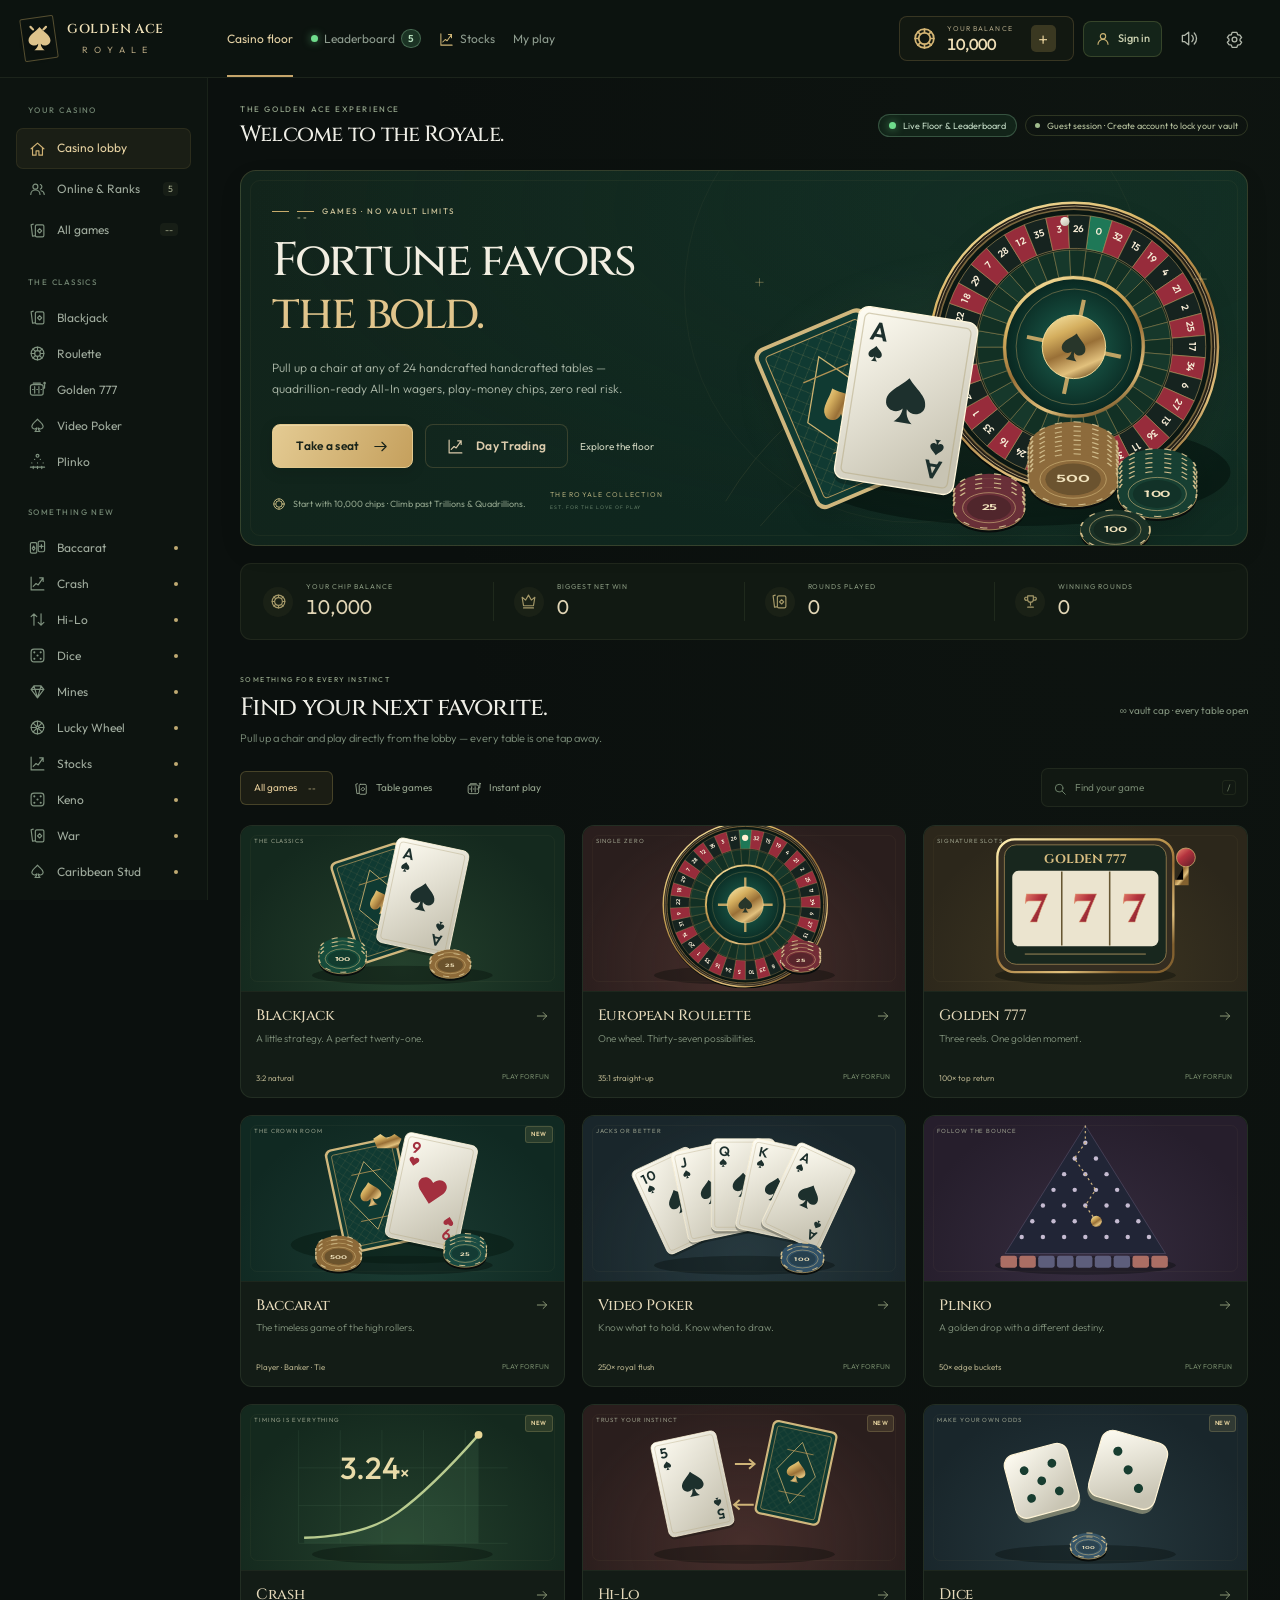
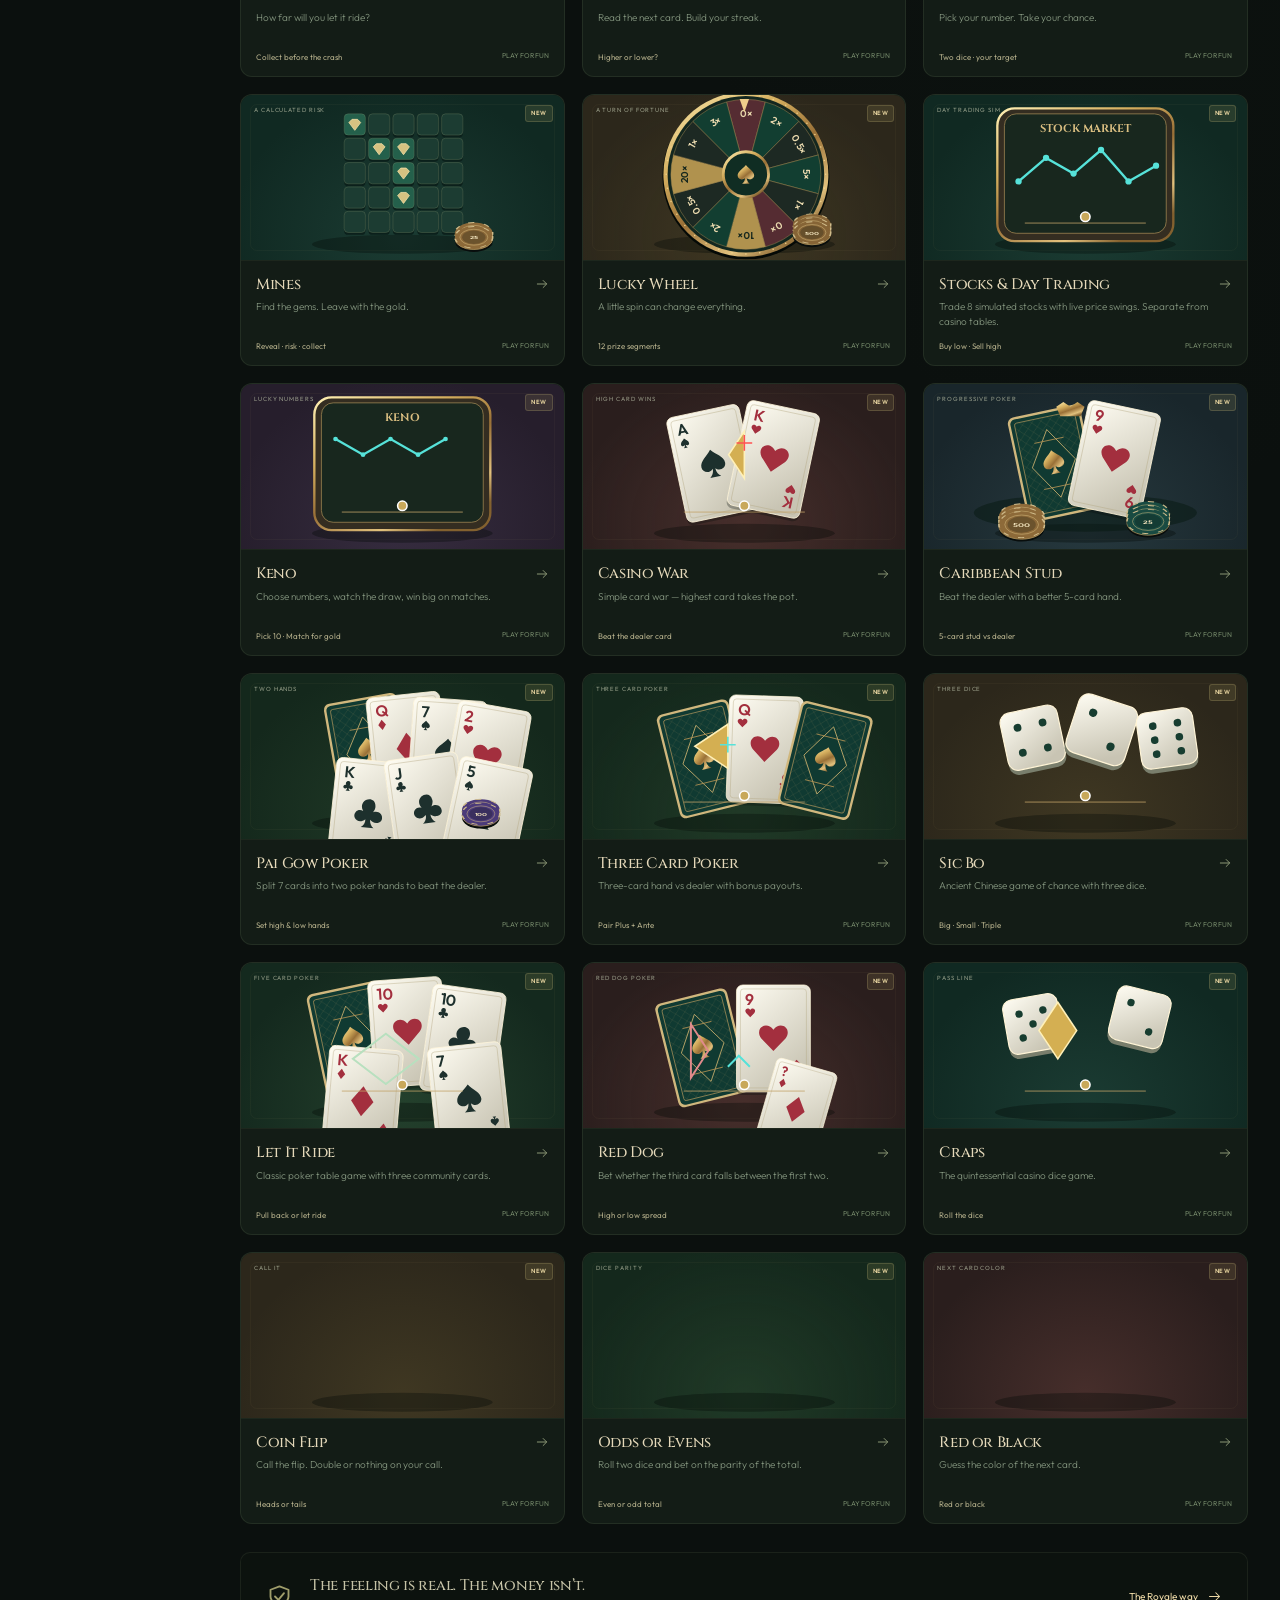
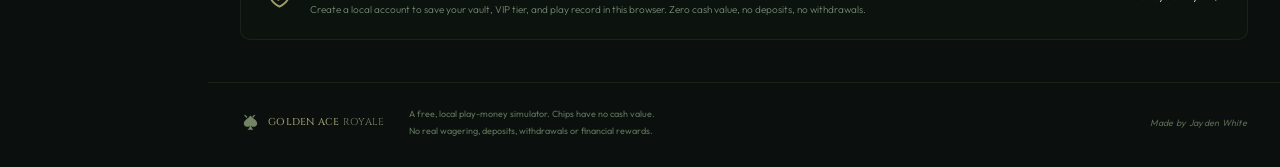
<file: index.html>
<!DOCTYPE html>
<html lang="en"><head><meta charset="UTF-8"><meta name="viewport" content="width=device-width, initial-scale=1.0"><meta name="theme-color" content="#0b100e"><meta name="description" content="Golden Ace Royale. Eleven custom casino games — blackjack, poker variants, dice and more — live leaderboard, optional local accounts, and All-In wagering beyond quadrillions. Zero real-money gambling."><title>Golden Ace Royale — The Play-Money Casino</title><link rel="icon" href="assets/favicon.svg" type="image/svg+xml"><link rel="preload" href="assets/fonts/outfit.woff2" as="font" type="font/woff2" crossorigin><link rel="preload" href="assets/fonts/cinzel.woff2" as="font" type="font/woff2" crossorigin><link rel="stylesheet" href="styles.css"></head><body>
<a class="skip-link" href="#main">Skip to casino floor</a>
<header class="topbar"><button class="icon-btn mobile-menu" id="menuBtn" aria-label="Open game navigation" aria-expanded="false"><span data-icon="menu"></span></button><button class="brand" data-view="lobby" aria-label="Golden Ace Royale lobby"><span class="brand-suit" data-icon="logo"></span><span class="brand-name">GOLDEN ACE<em>R O Y A L E</em></span></button><nav class="topnav" aria-label="Main navigation"><button class="active" data-view="lobby">Casino floor</button><button class="live-nav-btn" data-open="leaderboardModal"><i class="live-dot-pulse"></i> Leaderboard <b id="liveOnlineCount">1</b></button><button data-view="stocks"><span data-icon="chart"></span> Stocks</button><button data-open="statsModal">My play</button></nav><div class="top-actions"><span class="play-money-label"><i></i> PLAY-MONEY ONLY</span><div class="wallet"><span class="wallet-icon" data-icon="chip"></span><div><span class="wallet-label">YOUR BALANCE</span><b id="balance" aria-live="polite">10,000</b></div><button class="wallet-plus" data-open="rewardsModal" aria-label="Complimentary chips &amp; daily bonus">+</button></div><button id="freeChipsBtn" class="btn sm hidden">+ Free chips</button><button id="accountBtn" class="account-pill" data-open="accountModal" aria-label="Player account" title="Sign in or manage your account"><span data-icon="user"></span><span id="accountBtnText">Sign in</span></button><button id="soundBtn" class="icon-btn" aria-label="Mute sound" title="Mute sound"><span data-icon="sound"></span></button><button id="settingsBtn" class="icon-btn" data-open="settingsModal" aria-label="Settings" title="Settings"><span data-icon="settings"></span></button></div></header>
<div class="nav-backdrop hidden" id="navBackdrop"></div><aside class="sidebar" id="sidebar" aria-label="Casino game navigation"><div class="sidebar-top"><span class="nav-label">YOUR CASINO</span><button class="side-link active" data-view="lobby"><span data-icon="lobby"></span><span>Casino lobby</span></button><button class="side-link" data-open="leaderboardModal"><span data-icon="users"></span><span>Online &amp; Ranks</span><small id="sidePlayerCount">1 live</small></button><button class="side-link" data-action="browse"><span data-icon="cards"></span><span>All games</span><small id="sidebarGameCount">--</small></button><button class="side-link mobile-record" data-open="statsModal"><span data-icon="stats"></span><span>My play</span></button></div><div class="sidebar-group"><span class="nav-label">THE CLASSICS</span><div id="classic-nav"></div></div><div class="sidebar-group"><span class="nav-label">SOMETHING NEW</span><div id="new-nav"></div></div><div class="sidebar-bottom"><button class="complimentary" data-open="rewardsModal"><span data-icon="gift"></span><span>On the house<small>Daily bonus &amp; free chips</small></span><span data-icon="arrow"></span></button><div class="sidebar-promise"><span data-icon="shield"></span><p>All the thrill.<br><b>None of the real-money risk.</b></p></div></div></aside>
<main id="main" tabindex="-1"><div class="demo-banner hidden" id="demoBanner" role="status"><span data-icon="info"></span><span>Local demo: modified outcomes or rewards are enabled.</span><button id="demoDetails" class="text-btn">Details</button></div><div class="inplay-bar hidden" id="inplayBar"><span data-icon="clock"></span><span id="inplayText"></span><button class="text-btn" id="returnToRound">Return to game <span data-icon="arrow"></span></button></div>
<section id="view-lobby" class="view active" aria-label="Casino lobby"><div class="lobby-heading"><div><div class="eyebrow">THE GOLDEN ACE EXPERIENCE</div><h2 id="lobbyWelcome">Welcome to the Royale.</h2></div><div class="lobby-pills"><button type="button" class="local-label live-floor-chip" data-open="leaderboardModal"><i class="live-dot-pulse"></i> <span>Live Floor &amp; Leaderboard</span></button><button type="button" class="local-label local-account-chip" data-open="accountModal"><span class="status-dot"></span> <span id="lobbyAccountStatus">Guest session · Create account to lock your vault</span></button></div></div><div class="hero"><div class="hero-copy"><div class="hero-kicker"><span></span> <span id="heroGameCount">--</span> GAMES · NO VAULT LIMITS</div><h1>Fortune favors<br><em>the bold.</em></h1><p>Pull up a chair at any of <span id="heroGameText">--</span> handcrafted tables — quadrillion-ready All-In wagers, play-money chips, zero real risk.</p><div class="hero-cta"><button class="btn" data-view="blackjack">Take a seat <span data-icon="arrow"></span></button><button class="btn ghost" data-view="stocks"><span data-icon="chart"></span> Day Trading</button><button class="hero-browse text-btn" data-action="browse">Explore the floor</button></div><div class="hero-foot"><div class="hero-note"><span data-icon="chip"></span> Start with 10,000 chips · Climb past Trillions &amp; Quadrillions.</div><span class="hero-edition">THE ROYALE COLLECTION <span>EST. FOR THE LOVE OF PLAY</span></span></div></div><div class="hero-art" id="hero-art"></div></div><div class="stats"><div class="stat"><span class="stat-icon" data-icon="chip"></span><div><span>YOUR CHIP BALANCE</span><b id="statBal">10,000</b></div></div><div class="stat"><span class="stat-icon" data-icon="crown"></span><div><span>BIGGEST NET WIN</span><b id="statWin">0</b></div></div><div class="stat"><span class="stat-icon" data-icon="cards"></span><div><span>ROUNDS PLAYED</span><b id="statPlays">0</b></div></div><div class="stat"><span class="stat-icon" data-icon="trophy"></span><div><span id="statVipLabel">WINNING ROUNDS</span><b id="statWins">0</b></div></div><button class="text-btn session-link" data-open="statsModal">Your record <span data-icon="arrow"></span></button></div>
<div class="library-heading" id="games"><div><span class="eyebrow">SOMETHING FOR EVERY INSTINCT</span><h2 class="sec-title">Find your next favorite.</h2><p class="sec-sub">Pull up a chair and play directly from the lobby — every table is one tap away.</p></div><span class="collection-count" id="collectionCount">∞ vault cap · every table open</span></div><div class="library-controls"><div class="category-tabs" id="gameFilters" role="group" aria-label="Filter games"><button class="selected" data-filter="all">All games <span id="filterAllCount">--</span></button><button data-filter="table"><span data-icon="cards"></span> Table games</button><button data-filter="instant"><span data-icon="slots"></span> Instant play</button></div><label class="game-search"><span data-icon="search"></span><input type="search" id="gameSearch" placeholder="Find your game" aria-label="Search games"><span class="search-key">/</span></label></div><div class="ggrid" id="gameGrid"></div><div id="noGames" class="empty-state hidden">No tables match that search. Try another game name.</div><div class="house-note"><span class="house-note-icon" data-icon="shield"></span><div><h3>The feeling is real. The money isn’t.</h3><p>Create a local account to save your vault, VIP tier, and play record in this browser. Zero cash value, no deposits, no withdrawals.</p></div><button class="text-btn" data-open="aboutModal">The Royale way <span data-icon="arrow"></span></button></div></section>


<!-- Original five game sections, retained and upgraded with full All-In & quadrillion-ready stake controls. -->
<section aria-label="Blackjack" id="view-blackjack" class="view">
  <div class="gamebar">
    <button class="btn ghost sm" data-view="lobby" data-back-nav>‹ Lobby</button>
    <h2>Blackjack<span class="sub">3:2 natural · dealer stands on 17 · double on any two</span></h2><button class="text-btn rules-trigger" data-rules="blackjack"><span data-icon="info"></span> How to play</button>
  </div>
  <div class="bj-layout"><div class="table-column">  <div class="felt">
    <div class="hand-label">Dealer <span class="hval" id="bj-dealer-val">–</span></div>
    <div class="cards" id="bj-dealer"></div>
    <div class="felt-text">BLACKJACK PAYS 3 TO 2 · DEALER STANDS ON ALL 17s</div>
    <div role="status" aria-live="polite" class="bj-msg" id="bj-msg">Place your bet to begin</div>
    <div class="cards" id="bj-player"></div>
    <div class="hand-label">You <span class="hval" id="bj-player-val">–</span></div>
  </div>
  <div class="controls">
    <div class="chip-rack" id="bj-chips">
      <button class="chip c10" data-v="10">10</button>
      <button class="chip c25" data-v="25">25</button>
      <button class="chip c100" data-v="100">100</button>
      <button class="chip c500" data-v="500">500</button>
      <button class="chip c1k" data-v="1000">1K</button>
      <button class="chip c10k" data-v="10000">10K</button>
    </div>
    <div class="classic-bet-tools" id="bj-tools">
      <label class="sr-only" for="bj-stake-input">Blackjack custom bet</label>
      <input id="bj-stake-input" class="classic-stake-input" type="text" inputmode="decimal" placeholder="Custom (e.g. 5T, 1Qa)" aria-label="Custom Blackjack bet">
      <button type="button" class="mini-bet-btn" id="bj-half" title="Halve wager">½</button>
      <button type="button" class="mini-bet-btn" id="bj-2x" title="Double wager">2×</button>
      <button type="button" class="mini-bet-btn" id="bj-50pct" title="Bet 50% of balance">50%</button>
      <button type="button" class="mini-bet-btn allin-pill" id="bj-allin" title="Put in all your chips">ALL IN</button>
      <button type="button" class="mini-bet-btn" id="bj-rebet" title="Repeat last bet">Rebet</button>
    </div>
    <div class="betshow">BET <b id="bj-bet">0</b></div>
    <button class="btn" id="bj-deal">Deal</button>
    <button class="btn green" id="bj-hit" disabled>Hit</button>
    <button class="btn red" id="bj-stand" disabled>Stand</button>
    <button class="btn ghost" id="bj-double" disabled>2× Double</button>
    <button class="btn ghost sm" id="bj-clear">Clear</button>
  </div>
</div><aside class="panel game-guide"><span class="eyebrow">THE ORIGINAL CLASSIC</span><h3>A perfect twenty-one.</h3><p>The closest hand to 21 wins. Go over, and the house takes the round.</p><div class="guide-line"><span>Natural blackjack</span><b>3:2 profit</b></div><div class="guide-line"><span>Standard win</span><b>1:1 profit</b></div><div class="guide-line"><span>Equal hands</span><b>Stake returned</b></div><div class="guide-divider"></div><p class="small">Six-deck shoe. Dealer stands on soft 17. Double on your first two cards. Shortcuts: <b>Space</b> deal, <b>H</b> hit, <b>S</b> stand, <b>D</b> double.</p><p class="small muted">Tap chips, type shorthand like <b>10M</b> / <b>5T</b> / <b>1Qa</b>, or press <b>ALL IN</b>.</p></aside></div>
</section>

<!-- ══════════ ROULETTE ══════════ -->
<section aria-label="European Roulette" id="view-roulette" class="view">
  <div class="gamebar">
    <button class="btn ghost sm" data-view="lobby" data-back-nav>‹ Lobby</button>
    <h2>European Roulette<span class="sub">Single zero · straight-up pays 35:1</span></h2><button class="text-btn rules-trigger" data-rules="roulette"><span data-icon="info"></span> How to play</button>
  </div>
  <div class="rl-grid">
    <div class="panel">
      <h3>The European wheel</h3>
      <div class="rl-stage">
        <div class="rl-pointer"></div>
        <div class="rl-wheel" id="rl-wheel"></div>
        <div class="rl-orbit" id="rl-orbit"><div class="rl-ball"></div></div>
      </div>
      <div role="status" aria-live="polite" class="rl-result" id="rl-result"></div>
      <div class="rl-history" id="rl-history"></div>
    </div>
    <div class="panel">
      <h3>Make your play</h3>
      <div class="board-scroll" tabindex="0" aria-label="Roulette betting board; scroll horizontally on small screens"><div class="rl-board" id="rl-board"></div></div>
      <div class="controls" style="margin-top:16px">
        <div class="chip-rack" id="rl-chips">
          <button class="chip c10" data-v="10">10</button>
          <button class="chip c25 sel" data-v="25">25</button>
          <button class="chip c100" data-v="100">100</button>
          <button class="chip c500" data-v="500">500</button>
          <button class="chip c1k" data-v="1000">1K</button>
          <button class="chip c10k" data-v="10000">10K</button>
          <button class="chip c-allin" id="rl-allin-chip" data-allin-chip="true" title="Select then tap any spot to bet all remaining chips">ALL</button>
        </div>
        <div class="betshow">TOTAL <b id="rl-total">0</b></div>
        <button class="btn" id="rl-spin">Spin</button>
        <button class="btn ghost sm" id="rl-double" title="Double all bets on board">2× Bets</button>
        <button class="btn ghost sm" id="rl-rebet" title="Repeat previous spin bets">Rebet</button>
        <button class="btn ghost sm" id="rl-undo">Undo</button>
        <button class="btn ghost sm" id="rl-clear">Clear</button>
      </div>
    </div>
  </div>
</section>

<!-- ══════════ SLOTS ══════════ -->
<section aria-label="Golden 777 Slots" id="view-slots" class="view">
  <div class="gamebar">
    <button class="btn ghost sm" data-view="lobby" data-back-nav>‹ Lobby</button>
    <h2>Golden 777<span class="sub">3 reels · center payline · triple 7s pay 100×</span></h2><button class="text-btn rules-trigger" data-rules="slots"><span data-icon="info"></span> How to play</button>
  </div>
  <div class="sl-grid">
    <div class="slot-machine">
      <div class="slot-title">GOLDEN 777</div>
      <div class="slot-lights"><i></i><i></i><i></i><i></i><i></i><i></i><i></i><i></i></div>
      <div class="reels" id="sl-reels">
        <div class="reel"><div class="strip"></div></div>
        <div class="reel"><div class="strip"></div></div>
        <div class="reel"><div class="strip"></div></div>
        <div class="payline"></div>
      </div>
      <div role="status" aria-live="polite" class="slot-result" id="sl-result"></div>
    </div>
    <div class="panel">
      <h3>The golden paytable</h3><p class="panel-caption">Total returns, including your stake.</p>
      <div class="payrow"><span>7  7  7</span><b>100×</b></div>
      <div class="payrow"><span><span data-pay-symbol="diamond"></span></span><b>60×</b></div>
      <div class="payrow"><span><span data-pay-symbol="bell"></span></span><b>30×</b></div>
      <div class="payrow"><span>BAR BAR BAR</span><b>20×</b></div>
      <div class="payrow"><span><span data-pay-symbol="cherry"></span></span><b>12×</b></div>
      <div class="payrow"><span><span data-pay-symbol="lemon"></span></span><b>10×</b></div>
      <div class="payrow"><span>Any two 7s</span><b>5×</b></div>
      <div class="payrow"><span>Any pair</span><b>2×</b></div>
    </div>
  </div>
  <div class="controls">
    <div class="chip-rack" id="sl-chips">
      <button class="chip c10" data-v="10">10</button>
      <button class="chip c25 sel" data-v="25">25</button>
      <button class="chip c100" data-v="100">100</button>
      <button class="chip c500" data-v="500">500</button>
      <button class="chip c1k" data-v="1000">1K</button>
      <button class="chip c10k" data-v="10000">10K</button>
    </div>
    <div class="classic-bet-tools" id="sl-tools">
      <label class="sr-only" for="sl-stake-input">Slots custom bet</label>
      <input id="sl-stake-input" class="classic-stake-input" type="text" inputmode="decimal" value="25" aria-label="Custom Slots bet">
      <button type="button" class="mini-bet-btn" data-classic-adj="half" data-target="sl">½</button>
      <button type="button" class="mini-bet-btn" data-classic-adj="double" data-target="sl">2×</button>
      <button type="button" class="mini-bet-btn" data-classic-adj="halfbal" data-target="sl">50%</button>
      <button type="button" class="mini-bet-btn allin-pill" id="sl-allin" data-classic-adj="allin" data-target="sl">ALL IN</button>
    </div>
    <div class="betshow">BET <b id="sl-bet">25</b></div>
    <button class="btn" id="sl-spin">Spin</button>
  </div>
</section>

<!-- ══════════ VIDEO POKER ══════════ -->
<section aria-label="Video Poker" id="view-poker" class="view">
  <div class="gamebar">
    <button class="btn ghost sm" data-view="lobby" data-back-nav>‹ Lobby</button>
    <h2>Video Poker<span class="sub">Jacks or Better · hold &amp; draw · 250× royal</span></h2><button class="text-btn rules-trigger" data-rules="poker"><span data-icon="info"></span> How to play</button>
  </div>
  <div class="vp-grid">
    <div class="felt">
      <div id="vp-hand"></div>
      <div role="status" aria-live="polite" class="vp-msg" id="vp-msg">Set your bet and press Deal</div>
      <div class="controls" style="background:rgba(0,0,0,.25)">
        <div class="chip-rack" id="vp-chips">
          <button class="chip c10" data-v="10">10</button>
          <button class="chip c25 sel" data-v="25">25</button>
          <button class="chip c100" data-v="100">100</button>
          <button class="chip c500" data-v="500">500</button>
          <button class="chip c1k" data-v="1000">1K</button>
          <button class="chip c10k" data-v="10000">10K</button>
        </div>
        <div class="classic-bet-tools" id="vp-tools">
          <label class="sr-only" for="vp-stake-input">Video Poker custom bet</label>
          <input id="vp-stake-input" class="classic-stake-input" type="text" inputmode="decimal" value="25" aria-label="Custom Video Poker bet">
          <button type="button" class="mini-bet-btn" data-classic-adj="half" data-target="vp">½</button>
          <button type="button" class="mini-bet-btn" data-classic-adj="double" data-target="vp">2×</button>
          <button type="button" class="mini-bet-btn" data-classic-adj="halfbal" data-target="vp">50%</button>
          <button type="button" class="mini-bet-btn allin-pill" id="vp-allin" data-classic-adj="allin" data-target="vp">ALL IN</button>
        </div>
        <div class="betshow">BET <b id="vp-bet">25</b></div>
        <button class="btn" id="vp-deal">Deal</button>
      </div>
    </div>
    <div class="panel">
      <h3>Jacks or Better</h3><p class="panel-caption">Total returns, including your stake.</p>
      <div class="payrow" data-k="rf"><span>Royal Flush</span><b>250×</b></div>
      <div class="payrow" data-k="sf"><span>Straight Flush</span><b>50×</b></div>
      <div class="payrow" data-k="quad"><span>Four of a Kind</span><b>25×</b></div>
      <div class="payrow" data-k="fh"><span>Full House</span><b>9×</b></div>
      <div class="payrow" data-k="flush"><span>Flush</span><b>6×</b></div>
      <div class="payrow" data-k="straight"><span>Straight</span><b>4×</b></div>
      <div class="payrow" data-k="trips"><span>Three of a Kind</span><b>3×</b></div>
      <div class="payrow" data-k="twopair"><span>Two Pair</span><b>2×</b></div>
      <div class="payrow" data-k="job"><span>Jacks or Better</span><b>1×</b></div>
    </div>
  </div>
</section>

<!-- ══════════ PLINKO ══════════ -->
<section aria-label="Plinko" id="view-plinko" class="view">
  <div class="gamebar">
    <button class="btn ghost sm" data-view="lobby" data-back-nav>‹ Lobby</button>
    <h2>Plinko<span class="sub">12 rows · 13 buckets · edges pay 50×</span></h2><button class="text-btn rules-trigger" data-rules="plinko"><span data-icon="info"></span> How to play</button>
  </div>
  <div class="panel" style="max-width:640px;margin:0 auto">
    <div class="pl-wrap"><canvas id="pl-canvas"></canvas></div>
    <div class="pl-note">Twelve preselected left/right decisions. Up to eight balls in play; each has its own stake.</div>
    <div class="controls">
      <div class="chip-rack" id="pl-chips">
        <button class="chip c10" data-v="10">10</button>
        <button class="chip c25 sel" data-v="25">25</button>
        <button class="chip c100" data-v="100">100</button>
        <button class="chip c500" data-v="500">500</button>
        <button class="chip c1k" data-v="1000">1K</button>
        <button class="chip c10k" data-v="10000">10K</button>
      </div>
      <div class="classic-bet-tools" id="pl-tools">
        <label class="sr-only" for="pl-stake-input">Plinko per-ball stake</label>
        <input id="pl-stake-input" class="classic-stake-input" type="text" inputmode="decimal" value="25" aria-label="Custom Plinko bet per ball">
        <button type="button" class="mini-bet-btn" data-classic-adj="half" data-target="pl">½</button>
        <button type="button" class="mini-bet-btn" data-classic-adj="double" data-target="pl">2×</button>
        <button type="button" class="mini-bet-btn" data-classic-adj="halfbal" data-target="pl">50%</button>
        <button type="button" class="mini-bet-btn allin-pill" id="pl-allin" data-classic-adj="allin" data-target="pl">ALL IN</button>
      </div>
      <div class="betshow">PER BALL <b id="pl-bet">25</b></div>
      <button class="btn" id="pl-drop">Drop Ball</button>
      <button class="btn ghost sm" id="pl-burst" title="Drop up to 5 balls in sequence">Burst ×5</button>
    </div>
  </div>
</section>

<!-- Modular additions use the same wallet and outcome layer. -->
<section id="view-baccarat" class="view" aria-label="Baccarat">
<div class="gamebar"><button class="btn ghost sm" data-view="lobby" data-back-nav><span data-icon="back"></span> Lobby</button><h2>Baccarat<span class="sub">The Crown Room · eight-deck deal · standard third-card rules</span></h2><button class="text-btn rules-trigger" data-rules="baccarat"><span data-icon="info"></span> How to play</button></div>
<div class="game-layout"><div class="felt baccarat-table"><div class="table-watermark"><span data-icon="crown"></span><span>GOLDEN ACE ROYALE</span></div><div class="baccarat-hands"><div><div class="hand-label">Player <span class="hval" id="ba-player-val">–</span></div><div class="cards" id="ba-player"></div></div><div class="baccarat-vs">VS</div><div><div class="hand-label">Banker <span class="hval" id="ba-banker-val">–</span></div><div class="cards" id="ba-banker"></div></div></div><div class="round-message" id="ba-result" role="status" aria-live="polite">Choose your side. The cards do the rest.</div><div class="baccarat-bets" id="ba-sides"><button class="selected" data-side="player"><span>PLAYER</span><b>2.00×</b><small>Even-money win</small></button><button data-side="tie"><span>TIE</span><b>9.00×</b><small>8:1 profit</small></button><button data-side="banker"><span>BANKER</span><b>1.95×</b><small>5% win commission</small></button></div><div class="felt-text">PLAYER &amp; BANKER STAKES PUSH ON A TIE</div></div><aside class="panel bet-panel"><span class="eyebrow">A TIMELESS TABLE</span><h3>Pick a side.</h3><p class="panel-caption">Closest to nine takes the hand.</p><div class="bet-module" id="ba-bet-module"><label for="ba-stake" class="field-label">YOUR STAKE <span>CHIPS</span></label><div class="stake-field"><span data-icon="chip"></span><input id="ba-stake" type="text" inputmode="decimal" value="25" aria-label="Stake in play-money chips"><button type="button" data-adjust="half" aria-label="Halve stake">½</button><button type="button" data-adjust="double" aria-label="Double stake">2×</button><button type="button" data-adjust="max" class="max-inline" aria-label="Bet full balance">MAX</button></div><div class="quick-stakes"><button type="button" data-stake="10">10</button><button type="button" class="selected" data-stake="25">25</button><button type="button" data-stake="100">100</button><button type="button" data-stake="500">500</button><button type="button" data-pct="0.5">50%</button><button type="button" data-allin="true" class="allin-btn">ALL IN</button></div></div><button class="btn full" id="ba-start">Deal the cards <span data-icon="arrow"></span></button><div class="info-pair"><span>Selected side</span><b id="ba-selection">Player</b></div><div class="info-pair"><span>Potential return</span><b id="ba-potential">50</b></div><p class="small muted">Returns include your stake. Banker commission applies only to a winning Banker bet.</p></aside></div>
</section>
<section id="view-crash" class="view" aria-label="Crash">
<div class="gamebar"><button class="btn ghost sm" data-view="lobby" data-back-nav><span data-icon="back"></span> Lobby</button><h2>Crash<span class="sub">Watch it climb · collect before it crashes · local simulated rounds</span></h2><button class="text-btn rules-trigger" data-rules="crash"><span data-icon="info"></span> How to play</button></div>
<div class="game-layout"><div class="stage crash-stage"><div class="stage-label"><span class="status-dot"></span><span id="cr-status">READY FOR TAKEOFF</span></div><div class="crash-readout"><span id="cr-mult">1.00</span><small>×</small><p id="cr-caption">The next move is yours.</p></div><svg id="cr-graph" viewBox="0 0 700 400" preserveAspectRatio="none" aria-hidden="true"><defs><linearGradient id="cr-fill" x1="0" y1="0" x2="0" y2="1"><stop stop-color="#b6c98b" stop-opacity=".2"/><stop offset="1" stop-color="#b6c98b" stop-opacity="0"/></linearGradient></defs><g class="graph-grid"><path d="M45 70h620M45 140h620M45 210h620M45 280h620M45 350h620M145 45v305M245 45v305M345 45v305M445 45v305M545 45v305M645 45v305"/></g><path id="cr-area" fill="url(#cr-fill)"/><path id="cr-line" fill="none" stroke="#c6d49d" stroke-width="3"/><circle id="cr-dot" cx="45" cy="350" r="5" fill="#ead7a1"/><g class="graph-axis"><text x="15" y="354">1×</text><text x="45" y="385">0s</text><text x="645" y="385" id="cr-time">0s</text></g></svg><div class="crash-history" id="cr-history"><span class="small muted">Your round history will appear here.</span></div></div><aside class="panel bet-panel"><span class="eyebrow">KNOW WHEN TO LEAVE</span><h3>Let it ride.</h3><p class="panel-caption">A crash loses the stake. A timely collect locks your return.</p><div class="bet-module" id="cr-bet-module"><label for="cr-stake" class="field-label">YOUR STAKE <span>CHIPS</span></label><div class="stake-field"><span data-icon="chip"></span><input id="cr-stake" type="text" inputmode="decimal" value="25" aria-label="Stake in play-money chips"><button type="button" data-adjust="half" aria-label="Halve stake">½</button><button type="button" data-adjust="double" aria-label="Double stake">2×</button><button type="button" data-adjust="max" class="max-inline" aria-label="Bet full balance">MAX</button></div><div class="quick-stakes"><button type="button" data-stake="10">10</button><button type="button" class="selected" data-stake="25">25</button><button type="button" data-stake="100">100</button><button type="button" data-stake="500">500</button><button type="button" data-pct="0.5">50%</button><button type="button" data-allin="true" class="allin-btn">ALL IN</button></div></div><button class="btn full" id="cr-start">Start round <span data-icon="arrow"></span></button><button class="btn green full" id="cr-cash" disabled>Cash out <span id="cr-collect-amount">–</span></button><div class="auto-collect"><label class="switch-label"><input type="checkbox" id="cr-auto"> Auto collect</label><label for="cr-auto-target" class="sr-only">Auto collect multiplier</label><input type="number" id="cr-auto-target" value="2.00" min="1.05" max="1000" step=".05" aria-label="Auto collect multiplier"><span>×</span></div><div class="round-message" id="cr-result" role="status" aria-live="polite">No round in play.</div><p class="small muted">The crash point is set before the graph starts. Shortcut: <b>C</b> to cash out.</p></aside></div>
</section>
<section id="view-hilo" class="view" aria-label="Hi-Lo">
<div class="gamebar"><button class="btn ghost sm" data-view="lobby" data-back-nav><span data-icon="back"></span> Lobby</button><h2>Hi-Lo<span class="sub">Ace is low · ties push · each prediction uses a fresh independent draw</span></h2><button class="text-btn rules-trigger" data-rules="hilo"><span data-icon="info"></span> How to play</button></div>
<div class="game-layout"><div class="felt hilo-stage"><div class="score-strip"><div><span>YOUR STREAK</span><b id="hl-streak">0</b></div><div><span>RETURN MULTIPLIER</span><b id="hl-mult">1.00×</b></div></div><div class="hilo-cards"><div id="hl-previous" class="previous-card"></div><div id="hl-current"></div><div class="next-card" id="hl-next"></div></div><div class="hilo-predictions"><button class="prediction" id="hl-higher" disabled><span data-icon="hilo"></span><b>Higher</b><small id="hl-high-odds">–</small></button><button class="prediction" id="hl-lower" disabled><span data-icon="hilo"></span><b>Lower</b><small id="hl-low-odds">–</small></button></div><div class="round-message" id="hl-result" role="status" aria-live="polite">Start a round to reveal your first card.</div><div class="felt-text">TIES KEEP YOUR STREAK · COLLECT WHEN YOU’RE READY</div></div><aside class="panel bet-panel"><span class="eyebrow">ONE MORE GOOD CALL</span><h3>Follow your instinct.</h3><p class="panel-caption">Higher or lower? Build your return with every right call.</p><div class="bet-module" id="hl-bet-module"><label for="hl-stake" class="field-label">YOUR STAKE <span>CHIPS</span></label><div class="stake-field"><span data-icon="chip"></span><input id="hl-stake" type="text" inputmode="decimal" value="25" aria-label="Stake in play-money chips"><button type="button" data-adjust="half" aria-label="Halve stake">½</button><button type="button" data-adjust="double" aria-label="Double stake">2×</button><button type="button" data-adjust="max" class="max-inline" aria-label="Bet full balance">MAX</button></div><div class="quick-stakes"><button type="button" data-stake="10">10</button><button type="button" class="selected" data-stake="25">25</button><button type="button" data-stake="100">100</button><button type="button" data-stake="500">500</button><button type="button" data-pct="0.5">50%</button><button type="button" data-allin="true" class="allin-btn">ALL IN</button></div></div><button class="btn full" id="hl-start">Reveal starting card <span data-icon="arrow"></span></button><button class="btn green full" id="hl-collect" disabled>Collect <span id="hl-collect-amount">–</span></button><p class="small muted">Displayed chances exclude ties. Shortcuts: <b>↑</b> Higher, <b>↓</b> Lower, <b>C</b> Collect.</p></aside></div>
</section>
<section id="view-dice" class="view" aria-label="Dice">
<div class="gamebar"><button class="btn ghost sm" data-view="lobby" data-back-nav><span data-icon="back"></span> Lobby</button><h2>Dice<span class="sub">Two fair six-sided dice · choose a target · equality loses</span></h2><button class="text-btn rules-trigger" data-rules="dice"><span data-icon="info"></span> How to play</button></div>
<div class="game-layout"><div class="stage dice-stage"><div class="stage-label"><span data-icon="dice"></span><span id="di-condition">ROLL UNDER 7</span></div><div class="dice-art" id="di-dice" aria-label="Two dice"></div><div class="dice-total"><span>THE TOTAL</span><b id="di-total">–</b></div><div class="dice-metrics"><div><span>WIN CHANCE</span><b id="di-chance">41.67%</b></div><div><span>RETURN MULTIPLIER</span><b id="di-mult">2.3280×</b></div></div><div class="round-message" id="di-result" role="status" aria-live="polite">Pick your target. Make your roll.</div></div><aside class="panel bet-panel"><span class="eyebrow">YOUR ROLL. YOUR RULES.</span><h3>Make your own luck.</h3><div class="segmented" id="di-modes"><button class="selected" data-mode="under">Roll under</button><button data-mode="over">Roll over</button></div><label class="field-label" for="di-target">TARGET <b id="di-target-value">7</b></label><input id="di-target" type="range" min="2" max="12" value="7" step="1"><div class="range-labels"><span>2</span><span>7</span><span>12</span></div><div class="bet-module" id="di-bet-module"><label for="di-stake" class="field-label">YOUR STAKE <span>CHIPS</span></label><div class="stake-field"><span data-icon="chip"></span><input id="di-stake" type="text" inputmode="decimal" value="25" aria-label="Stake in play-money chips"><button type="button" data-adjust="half" aria-label="Halve stake">½</button><button type="button" data-adjust="double" aria-label="Double stake">2×</button><button type="button" data-adjust="max" class="max-inline" aria-label="Bet full balance">MAX</button></div><div class="quick-stakes"><button type="button" data-stake="10">10</button><button type="button" class="selected" data-stake="25">25</button><button type="button" data-stake="100">100</button><button type="button" data-stake="500">500</button><button type="button" data-pct="0.5">50%</button><button type="button" data-allin="true" class="allin-btn">ALL IN</button></div></div><button class="btn full" id="di-start">Roll the dice <span data-icon="arrow"></span></button><div class="info-pair"><span>Potential return</span><b id="di-potential">58.20</b></div><p class="small muted">Normal probabilities use all 36 possible rolls. Pricing is 97% of inverse win probability, rounded down to four decimals.</p></aside></div>
</section>
<section id="view-mines" class="view" aria-label="Mines">
<div class="gamebar"><button class="btn ghost sm" data-view="lobby" data-back-nav><span data-icon="back"></span> Lobby</button><h2>Mines<span class="sub">Reveal gems · avoid the mines · collect your growing return</span></h2><button class="text-btn rules-trigger" data-rules="mines"><span data-icon="info"></span> How to play</button></div>
<div class="game-layout"><div class="stage mines-stage"><div class="score-strip"><div><span>GEMS REVEALED</span><b id="mn-safe-count">0</b></div><div><span>RETURN MULTIPLIER</span><b id="mn-mult">1.00×</b></div></div><div id="mn-grid" class="mines-grid" role="group" aria-label="Mines tile grid"></div><div class="round-message" id="mn-result" role="status" aria-live="polite">Choose your grid and start exploring.</div><div class="mines-legend"><span><i class="gem-dot"></i> Safe gem</span><span><i class="mine-dot"></i> Hidden mine</span></div></div><aside class="panel bet-panel"><span class="eyebrow">A LITTLE CALCULATED RISK</span><h3>Unearth the gold.</h3><div class="field-row"><label>GRID SIZE<select id="mn-size"><option value="4">4 × 4</option><option value="5" selected>5 × 5</option><option value="6">6 × 6</option></select></label><label>MINES<input id="mn-count" type="number" min="1" max="24" value="3" step="1"></label></div><div class="bet-module" id="mn-bet-module"><label for="mn-stake" class="field-label">YOUR STAKE <span>CHIPS</span></label><div class="stake-field"><span data-icon="chip"></span><input id="mn-stake" type="text" inputmode="decimal" value="25" aria-label="Stake in play-money chips"><button type="button" data-adjust="half" aria-label="Halve stake">½</button><button type="button" data-adjust="double" aria-label="Double stake">2×</button><button type="button" data-adjust="max" class="max-inline" aria-label="Bet full balance">MAX</button></div><div class="quick-stakes"><button type="button" data-stake="10">10</button><button type="button" class="selected" data-stake="25">25</button><button type="button" data-stake="100">100</button><button type="button" data-stake="500">500</button><button type="button" data-pct="0.5">50%</button><button type="button" data-allin="true" class="allin-btn">ALL IN</button></div></div><button class="btn full" id="mn-start">Start exploring <span data-icon="arrow"></span></button><button class="btn green full" id="mn-collect" disabled>Collect <span id="mn-collect-amount">–</span></button><div class="info-pair"><span>Next safe return</span><b id="mn-next">–</b></div><p class="small muted">The entire mine layout is fixed when you start, before you reveal any tile. Shortcut: <b>C</b> to collect.</p></aside></div>
</section>
<section id="view-wheel" class="view" aria-label="Lucky Wheel">
<div class="gamebar"><button class="btn ghost sm" data-view="lobby" data-back-nav><span data-icon="back"></span> Lobby</button><h2>Lucky Wheel<span class="sub">Twelve weighted prize segments (~96.75% RTP) · the pointer decides the prize</span></h2><button class="text-btn rules-trigger" data-rules="wheel"><span data-icon="info"></span> How to play</button></div>
<div class="game-layout"><div class="stage lucky-stage"><div class="stage-label"><span data-icon="crown"></span> A TURN OF FORTUNE</div><div class="prize-stage" role="img" aria-label="Lucky Wheel with twelve prize segments"><div class="rl-pointer"></div><div id="lw-wheel"></div></div><div class="round-message" id="lw-result" role="status" aria-live="polite">Every spin has a story. Here comes yours.</div><div class="small muted">Segment values are total returns × your stake.</div></div><aside class="panel bet-panel"><span class="eyebrow">GIVE FORTUNE A TURN</span><h3>Round we go.</h3><p class="panel-caption">Choose your stake, spin the wheel, and see where the gold lands.</p><div class="bet-module" id="lw-bet-module"><label for="lw-stake" class="field-label">YOUR STAKE <span>CHIPS</span></label><div class="stake-field"><span data-icon="chip"></span><input id="lw-stake" type="text" inputmode="decimal" value="25" aria-label="Stake in play-money chips"><button type="button" data-adjust="half" aria-label="Halve stake">½</button><button type="button" data-adjust="double" aria-label="Double stake">2×</button><button type="button" data-adjust="max" class="max-inline" aria-label="Bet full balance">MAX</button></div><div class="quick-stakes"><button type="button" data-stake="10">10</button><button type="button" data-stake="25" class="selected">25</button><button type="button" data-stake="100">100</button><button type="button" data-stake="500">500</button><button type="button" data-pct="0.5">50%</button><button type="button" data-allin="true" class="allin-btn">ALL IN</button></div></div><button class="btn full" id="lw-start">Spin the wheel <span data-icon="arrow"></span></button><div class="wheel-prizes"><div><b>20×</b><span>TOP RETURN</span></div><div><b>96.75%</b><span>HOUSE RTP</span></div></div><p class="small muted">Weighted segments keep every stake size fair (~96.75% RTP). A 0× segment loses the stake; 0.5× returns half.</p></aside></div>
</section>

<!-- ══════════ KENO ══════════ -->
<section id="view-keno" class="view" aria-label="Keno">
  <div class="gamebar">
    <button class="btn ghost sm" data-view="lobby" data-back-nav><span data-icon="back"></span> Lobby</button>
    <h2>Keno<span class="sub">Pick lucky numbers · 20 drawn · Match for gold</span></h2>
    <button class="text-btn rules-trigger" data-rules="keno"><span data-icon="info"></span> How to play</button>
  </div>
  <div class="game-layout">
    <div class="table-column">
      <div class="panel" style="min-height:520px">
        <span class="eyebrow">LUCKY NUMBER DRAW</span>
        <h3>Pick Your Numbers</h3>
        <div id="keno-picks" style="display:grid;grid-template-columns:repeat(10,1fr);gap:6px;margin:10px 0"></div>
        <div style="margin:10px 0"><span id="keno-pick-count" style="font-size:11px;color:#8ea180">0 numbers picked</span></div>
        <div class="bet-module" id="keno-bet-module">
          <label for="keno-stake" class="field-label">YOUR STAKE <span>CHIPS</span></label>
          <div class="stake-field"><span data-icon="chip"></span><input id="keno-stake" type="text" inputmode="decimal" value="25" aria-label="Stake in play-money chips"><button type="button" data-adjust="max" class="max-inline" aria-label="Bet full balance">MAX</button></div>
          <div class="chip-rack" id="keno-chips"><button class="chip c10 sel" data-v="10">10</button><button class="chip c25" data-v="25">25</button><button class="chip c100" data-v="100">100</button><button class="chip c500" data-v="500">500</button><button class="chip c1k" data-v="1000">1K</button></div>
          <div class="classic-bet-tools" id="keno-tools"><label class="sr-only" for="keno-stake-input">Keno custom bet</label><input id="keno-stake-input" class="classic-stake-input" type="text" inputmode="decimal" placeholder="Custom bet"><button type="button" class="mini-bet-btn allin-pill" id="keno-allin" title="Put in all your chips">ALL IN</button></div>
          <div class="betshow">BET <b id="keno-bet">25</b></div>
        </div>
        <button class="btn full" id="keno-draw">Draw Numbers <span data-icon="arrow"></span></button>
        <div id="keno-result" class="round-message" role="status" aria-live="polite">Pick your numbers and draw.</div>
      </div>
    </div>
    <aside class="panel bet-panel">
      <span class="eyebrow">KENO PAYTABLE</span>
      <h3>Picks &amp; Payouts</h3>
      <div class="payrow"><span>10/10 matches</span><b>1000×</b></div>
      <div class="payrow"><span>9/10 matches</span><b>100×</b></div>
      <div class="payrow"><span>8/10 matches</span><b>25×</b></div>
      <div class="payrow"><span>7/10 matches</span><b>6×</b></div>
      <div class="payrow"><span>6/10 matches</span><b>3×</b></div>
      <div class="payrow"><span>5/10 matches</span><b>1×</b></div>
      <p class="small muted">Payouts scale with how many numbers you pick. More picks = higher potential.</p>
    </aside>
  </div>
</section>

<!-- ══════════ CASINO WAR ══════════ -->
<section id="view-war" class="view" aria-label="Casino War">
  <div class="gamebar">
    <button class="btn ghost sm" data-view="lobby" data-back-nav><span data-icon="back"></span> Lobby</button>
    <h2>Casino War<span class="sub">Highest card wins · Ace is high · Tie = Go to War</span></h2>
    <button class="text-btn rules-trigger" data-rules="war"><span data-icon="info"></span> How to play</button>
  </div>
  <div class="game-layout">
    <div class="table-column">
      <div class="felt war-stage">
        <div class="hand-label">Dealer <span class="hval" id="war-dealer-val">–</span></div>
        <div class="cards" id="war-dealer"></div>
        <div class="felt-text">HIGH CARD WINS · ACE IS HIGH</div>
        <div role="status" aria-live="polite" class="bj-msg" id="war-msg">Place your bet to begin</div>
        <div class="cards" id="war-player"></div>
        <div class="hand-label">You <span class="hval" id="war-player-val">–</span></div>
      </div>
      <div class="controls">
        <div class="chip-rack" id="war-chips">
          <button class="chip c10" data-v="10">10</button>
          <button class="chip c25 sel" data-v="25">25</button>
          <button class="chip c100" data-v="100">100</button>
          <button class="chip c500" data-v="500">500</button>
          <button class="chip c1k" data-v="1000">1K</button>
          <button class="chip c10k" data-v="10000">10K</button>
        </div>
        <div class="classic-bet-tools" id="war-tools">
          <label class="sr-only" for="war-stake-input">War custom bet</label>
          <input id="war-stake-input" class="classic-stake-input" type="text" inputmode="decimal" placeholder="Custom bet">
          <button type="button" class="mini-bet-btn allin-pill" id="war-allin" title="Put in all your chips">ALL IN</button>
        </div>
        <div class="betshow">BET <b id="war-bet">0</b></div>
        <button class="btn" id="war-deal">Deal</button>
        <button class="btn ghost" id="war-go-to-war" disabled>Go to War</button>
      </div>
    </div>
    <aside class="panel bet-panel">
      <span class="eyebrow">SIMPLE CARD WAR</span>
      <h3>Beat the Dealer</h3>
      <p class="panel-caption">Highest card wins. On a tie, go to War for double the stakes.</p>
      <div class="info-pair"><span>Your card</span><b id="war-your-card">–</b></div>
      <div class="info-pair"><span>Dealer card</span><b id="war-dealer-card">–</b></div>
      <p class="small muted">Ace is high. Suits don't matter. War doubles your stake for a showdown.</p>
    </aside>
  </div>
</section>

<!-- ══════════ CARIBBEAN STUD ══════════ -->
<section id="view-caribbean" class="view" aria-label="Caribbean Stud Poker">
  <div class="gamebar">
    <button class="btn ghost sm" data-view="lobby" data-back-nav><span data-icon="back"></span> Lobby</button>
    <h2>Caribbean Stud<span class="sub">5-card stud vs dealer · Ace-King qualifies</span></h2>
    <button class="text-btn rules-trigger" data-rules="caribbean"><span data-icon="info"></span> How to play</button>
  </div>
  <div class="game-layout">
    <div class="table-column">
      <div class="felt baccarat-table">
        <div class="table-watermark"><span data-icon="crown"></span><span>CARIBBEAN STUD</span></div>
        <div class="baccarat-hands">
          <div><div class="hand-label">Dealer <span class="hval" id="cs-dealer-val">–</span></div><div class="cards" id="cs-dealer"></div></div>
          <div class="baccarat-vs">VS</div>
          <div><div class="hand-label">You <span class="hval" id="cs-player-val">–</span></div><div class="cards" id="cs-player"></div></div>
        </div>
        <div class="round-message" id="cs-result" role="status" aria-live="polite">Place your ante to begin.</div>
        <div class="felt-text">DEALER QUALIFIES WITH ACE-KING OR BETTER</div>
      </div>
      <div class="controls">
        <div class="chip-rack" id="cs-chips">
          <button class="chip c10" data-v="10">10</button>
          <button class="chip c25 sel" data-v="25">25</button>
          <button class="chip c100" data-v="100">100</button>
          <button class="chip c500" data-v="500">500</button>
          <button class="chip c1k" data-v="1000">1K</button>
          <button class="chip c10k" data-v="10000">10K</button>
        </div>
        <div class="classic-bet-tools" id="cs-tools">
          <label class="sr-only" for="cs-stake-input">Caribbean Stud custom bet</label>
          <input id="cs-stake-input" class="classic-stake-input" type="text" inputmode="decimal" placeholder="Custom bet">
          <button type="button" class="mini-bet-btn allin-pill" id="cs-allin" title="Put in all your chips">ALL IN</button>
        </div>
        <div class="betshow">ANTE <b id="cs-bet">0</b></div>
        <button class="btn" id="cs-deal">Deal</button>
        <button class="btn green" id="cs-raise" disabled>Raise (2×)</button>
        <button class="btn ghost" id="cs-fold" disabled>Fold</button>
      </div>
    </div>
    <aside class="panel bet-panel">
      <span class="eyebrow">PROGRESSIVE POKER</span>
      <h3>Beat the Dealer</h3>
      <p class="panel-caption">5-card stud poker. Dealer needs Ace-King or better to qualify.</p>
      <div class="payrow"><span>Royal Flush</span><b>100×</b></div>
      <div class="payrow"><span>Straight Flush</span><b>50×</b></div>
      <div class="payrow"><span>Four of a Kind</span><b>20×</b></div>
      <div class="payrow"><span>Full House</span><b>7×</b></div>
      <div class="payrow"><span>Flush</span><b>5×</b></div>
      <div class="payrow"><span>Straight</span><b>4×</b></div>
      <div class="payrow"><span>Three of a Kind</span><b>3×</b></div>
      <div class="payrow"><span>Two Pair</span><b>2×</b></div>
      <p class="small muted">Raise pays according to paytable. Ante pays even money if dealer doesn't qualify.</p>
    </aside>
  </div>
</section>

<!-- ══════════ PAI GOW POKER ══════════ -->
<section id="view-paigow" class="view" aria-label="Pai Gow Poker">
  <div class="gamebar">
    <button class="btn ghost sm" data-view="lobby" data-back-nav><span data-icon="back"></span> Lobby</button>
    <h2>Pai Gow Poker<span class="sub">Set high & low hands · 7 cards vs dealer</span></h2>
    <button class="text-btn rules-trigger" data-rules="paigow"><span data-icon="info"></span> How to play</button>
  </div>
  <div class="game-layout">
    <div class="table-column">
      <div class="panel" style="min-height:520px">
        <span class="eyebrow">TWO-HAND POKER</span>
        <h3>Set Your Hands</h3>
        <div id="paigow-cards" style="display:flex;gap:8px;margin:12px 0;flex-wrap:wrap"></div>
        <div class="bet-module" id="paigow-bet-module">
          <label for="paigow-stake" class="field-label">YOUR STAKE <span>CHIPS</span></label>
          <div class="stake-field"><span data-icon="chip"></span><input id="paigow-stake" type="text" inputmode="decimal" value="25" aria-label="Stake in play-money chips"><button type="button" data-adjust="max" class="max-inline" aria-label="Bet full balance">MAX</button></div>
          <div class="chip-rack" id="paigow-chips"><button class="chip c10 sel" data-v="10">10</button><button class="chip c25" data-v="25">25</button><button class="chip c100" data-v="100">100</button><button class="chip c500" data-v="500">500</button><button class="chip c1k" data-v="1000">1K</button></div>
          <div class="classic-bet-tools" id="paigow-tools"><label class="sr-only" for="paigow-stake-input">Pai Gow custom bet</label><input id="paigow-stake-input" class="classic-stake-input" type="text" inputmode="decimal" placeholder="Custom bet"><button type="button" class="mini-bet-btn allin-pill" id="paigow-allin" title="Put in all your chips">ALL IN</button></div>
          <div class="betshow">BET <b id="paigow-bet">25</b></div>
        </div>
        <button class="btn full" id="paigow-deal">Deal 7 Cards <span data-icon="arrow"></span></button>
        <div id="paigow-result" class="round-message" role="status" aria-live="polite">Place your bet and deal.</div>
      </div>
    </div>
    <aside class="panel bet-panel">
      <span class="eyebrow">PAI GOW PAYTABLE</span>
      <h3>Winning Combinations</h3>
      <div class="payrow"><span>Five Aces</span><b>100×</b></div>
      <div class="payrow"><span>Royal Flush</span><b>50×</b></div>
      <div class="payrow"><span>Straight Flush</span><b>25×</b></div>
      <div class="payrow"><span>Four of a Kind</span><b>10×</b></div>
      <div class="payrow"><span>Full House</span><b>5×</b></div>
      <div class="payrow"><span>Flush</span><b>4×</b></div>
      <div class="payrow"><span>Straight</span><b>3×</b></div>
      <div class="payrow"><span>Three of a Kind</span><b>2×</b></div>
      <div class="payrow"><span>Two Pair</span><b>1.5×</b></div>
      <p class="small muted">Set a 5-card high hand and 2-card low hand. Both must beat the dealer to win.</p>
    </aside>
  </div>
</section>

<!-- ══════════ THREE CARD POKER ══════════ -->
<section id="view-threecard" class="view" aria-label="Three Card Poker">
  <div class="gamebar">
    <button class="btn ghost sm" data-view="lobby" data-back-nav><span data-icon="back"></span> Lobby</button>
    <h2>3 Card Poker<span class="sub">Pair Plus + Ante · 3 cards vs dealer</span></h2>
    <button class="text-btn rules-trigger" data-rules="threecard"><span data-icon="info"></span> How to play</button>
  </div>
  <div class="game-layout">
    <div class="table-column">
      <div class="panel" style="min-height:520px">
        <span class="eyebrow">THREE-CARD SHOWDOWN</span>
        <h3>Place Your Bet</h3>
        <div id="threecard-cards" style="display:flex;gap:8px;margin:12px 0"></div>
        <div class="bet-module" id="threecard-bet-module">
          <label for="threecard-stake" class="field-label">YOUR STAKE <span>CHIPS</span></label>
          <div class="stake-field"><span data-icon="chip"></span><input id="threecard-stake" type="text" inputmode="decimal" value="25" aria-label="Stake in play-money chips"><button type="button" data-adjust="max" class="max-inline" aria-label="Bet full balance">MAX</button></div>
          <div class="chip-rack" id="threecard-chips"><button class="chip c10 sel" data-v="10">10</button><button class="chip c25" data-v="25">25</button><button class="chip c100" data-v="100">100</button><button class="chip c500" data-v="500">500</button><button class="chip c1k" data-v="1000">1K</button></div>
          <div class="classic-bet-tools" id="threecard-tools"><label class="sr-only" for="threecard-stake-input">3 Card custom bet</label><input id="threecard-stake-input" class="classic-stake-input" type="text" inputmode="decimal" placeholder="Custom bet"><button type="button" class="mini-bet-btn allin-pill" id="threecard-allin" title="Put in all your chips">ALL IN</button></div>
          <div class="betshow">BET <b id="threecard-bet">25</b></div>
        </div>
        <button class="btn full" id="threecard-deal">Deal Cards <span data-icon="arrow"></span></button>
        <div id="threecard-result" class="round-message" role="status" aria-live="polite">Place your bet and deal.</div>
      </div>
    </div>
    <aside class="panel bet-panel">
      <span class="eyebrow">3 CARD PAYTABLE</span>
      <h3>Pair Plus Payouts</h3>
      <div class="payrow"><span>Mini Royal</span><b>200×</b></div>
      <div class="payrow"><span>Straight Flush</span><b>40×</b></div>
      <div class="payrow"><span>Three of a Kind</span><b>30×</b></div>
      <div class="payrow"><span>Straight</span><b>6×</b></div>
      <div class="payrow"><span>Flush</span><b>4×</b></div>
      <div class="payrow"><span>Pair</span><b>1×</b></div>
      <p class="small muted">Beat the dealer's 3-card hand. Dealer must qualify with Queen-high or better.</p>
    </aside>
  </div>
</section>

<!-- ══════════ SIC BO ══════════ -->
<section id="view-sicbo" class="view" aria-label="Sic Bo">
  <div class="gamebar">
    <button class="btn ghost sm" data-view="lobby" data-back-nav><span data-icon="back"></span> Lobby</button>
    <h2>Sic Bo<span class="sub">Three dice · Big · Small · Triple</span></h2>
    <button class="text-btn rules-trigger" data-rules="sicbo"><span data-icon="info"></span> How to play</button>
  </div>
  <div class="game-layout">
    <div class="table-column">
      <div class="panel" style="min-height:520px">
        <span class="eyebrow">ANCIENT DICE GAME</span>
        <h3>Roll the Dice</h3>
        <div id="sicbo-dice" style="display:flex;gap:10px;margin:12px 0;justify-content:center"></div>
        <div class="bet-module" id="sicbo-bet-module">
          <label for="sicbo-stake" class="field-label">YOUR STAKE <span>CHIPS</span></label>
          <div class="stake-field"><span data-icon="chip"></span><input id="sicbo-stake" type="text" inputmode="decimal" value="25" aria-label="Stake in play-money chips"><button type="button" data-adjust="max" class="max-inline" aria-label="Bet full balance">MAX</button></div>
          <div class="chip-rack" id="sicbo-chips"><button class="chip c10 sel" data-v="10">10</button><button class="chip c25" data-v="25">25</button><button class="chip c100" data-v="100">100</button><button class="chip c500" data-v="500">500</button><button class="chip c1k" data-v="1000">1K</button></div>
          <div class="classic-bet-tools" id="sicbo-tools"><label class="sr-only" for="sicbo-stake-input">Sic Bo custom bet</label><input id="sicbo-stake-input" class="classic-stake-input" type="text" inputmode="decimal" placeholder="Custom bet"><button type="button" class="mini-bet-btn allin-pill" id="sicbo-allin" title="Put in all your chips">ALL IN</button></div>
          <div class="betshow">BET <b id="sicbo-bet">25</b></div>
        </div>
        <button class="btn full" id="sicbo-roll">Roll Three Dice <span data-icon="arrow"></span></button>
        <div id="sicbo-result" class="round-message" role="status" aria-live="polite">Place your bet and roll.</div>
      </div>
    </div>
    <aside class="panel bet-panel">
      <span class="eyebrow">SIC BO PAYOUTS</span>
      <h3>Bet Types</h3>
      <div class="payrow"><span>Big (11-17)</span><b>1×</b></div>
      <div class="payrow"><span>Small (4-10)</span><b>1×</b></div>
      <div class="payrow"><span>Specific Triple</span><b>180×</b></div>
      <div class="payrow"><span>Any Triple</span><b>30×</b></div>
      <div class="payrow"><span>Three Dice Total 4/17</span><b>60×</b></div>
      <div class="payrow"><span>Three Dice Total 5/16</span><b>30×</b></div>
      <p class="small muted">Bet on the outcome of three dice. Big = 11-17, Small = 4-10, Triples pay highest.</p>
    </aside>
  </div>
</section>

<!-- ══════════ LET IT RIDE ══════════ -->
<section id="view-letitride" class="view" aria-label="Let It Ride">
  <div class="gamebar">
    <button class="btn ghost sm" data-view="lobby" data-back-nav><span data-icon="back"></span> Lobby</button>
    <h2>Let It Ride<span class="sub">Five-card poker · Pull back or let ride</span></h2>
    <button class="text-btn rules-trigger" data-rules="letitride"><span data-icon="info"></span> How to play</button>
  </div>
  <div class="game-layout">
    <div class="table-column">
      <div class="panel" style="min-height:520px">
        <span class="eyebrow">LET IT RIDE POKER</span>
        <h3>Three Cards + Two Community</span>
        <div id="letitride-cards" style="display:flex;gap:8px;margin:12px 0;flex-wrap:wrap"></div>
        <div class="bet-module" id="letitride-bet-module">
          <label for="letitride-stake" class="field-label">YOUR STAKE <span>CHIPS</span></label>
          <div class="stake-field"><span data-icon="chip"></span><input id="letitride-stake" type="text" inputmode="decimal" value="25" aria-label="Stake in play-money chips"><button type="button" data-adjust="max" class="max-inline" aria-label="Bet full balance">MAX</button></div>
          <div class="chip-rack" id="letitride-chips"><button class="chip c10 sel" data-v="10">10</button><button class="chip c25" data-v="25">25</button><button class="chip c100" data-v="100">100</button><button class="chip c500" data-v="500">500</button><button class="chip c1k" data-v="1000">1K</button></div>
          <div class="classic-bet-tools" id="letitride-tools"><label class="sr-only" for="letitride-stake-input">Let It Ride custom bet</label><input id="letitride-stake-input" class="classic-stake-input" type="text" inputmode="decimal" placeholder="Custom bet"><button type="button" class="mini-bet-btn allin-pill" id="letitride-allin" title="Put in all your chips">ALL IN</button></div>
          <div class="betshow">BET <b id="letitride-bet">25</b></div>
        </div>
        <button class="btn full" id="letitride-deal">Deal Cards <span data-icon="arrow"></span></button>
        <div id="letitride-result" class="round-message" role="status" aria-live="polite">Place your bet and deal.</div>
      </div>
    </div>
    <aside class="panel bet-panel">
      <span class="eyebrow">LET IT RIDE PAYTABLE</span>
      <h3>Winning Hands</h3>
      <div class="payrow"><span>Royal Flush</span><b>1000×</b></div>
      <div class="payrow"><span>Straight Flush</span><b>200×</b></div>
      <div class="payrow"><span>Four of a Kind</span><b>50×</b></div>
      <div class="payrow"><span>Full House</span><b>11×</b></div>
      <div class="payrow"><span>Flush</span><b>8×</b></div>
      <div class="payrow"><span>Straight</span><b>5×</b></div>
      <div class="payrow"><span>Three of a Kind</span><b>3×</b></div>
      <div class="payrow"><span>Two Pair</span><b>2×</b></div>
      <div class="payrow"><span>Pair 9s or Better</span><b>1×</b></div>
      <p class="small muted">You can pull back one bet after seeing your 3 cards, and another after the 4th community card.</p>
    </aside>
  </div>
</section>

<!-- ══════════ RED DOG ══════════ -->
<section id="view-reddog" class="view" aria-label="Red Dog">
  <div class="gamebar">
    <button class="btn ghost sm" data-view="lobby" data-back-nav><span data-icon="back"></span> Lobby</button>
    <h2>Red Dog<span class="sub">High or low spread · Third card between</span></h2>
    <button class="text-btn rules-trigger" data-rules="reddog"><span data-icon="info"></span> How to play</button>
  </div>
  <div class="game-layout">
    <div class="table-column">
      <div class="panel" style="min-height:520px">
        <span class="eyebrow">RED DOG POKER</span>
        <h3>Bet on the Spread</h3>
        <div id="reddog-cards" style="display:flex;gap:8px;margin:12px 0;justify-content:center"></div>
        <div class="bet-module" id="reddog-bet-module">
          <label for="reddog-stake" class="field-label">YOUR STAKE <span>CHIPS</span></label>
          <div class="stake-field"><span data-icon="chip"></span><input id="reddog-stake" type="text" inputmode="decimal" value="25" aria-label="Stake in play-money chips"><button type="button" data-adjust="max" class="max-inline" aria-label="Bet full balance">MAX</button></div>
          <div class="chip-rack" id="reddog-chips"><button class="chip c10 sel" data-v="10">10</button><button class="chip c25" data-v="25">25</button><button class="chip c100" data-v="100">100</button><button class="chip c500" data-v="500">500</button><button class="chip c1k" data-v="1000">1K</button></div>
          <div class="classic-bet-tools" id="reddog-tools"><label class="sr-only" for="reddog-stake-input">Red Dog custom bet</label><input id="reddog-stake-input" class="classic-stake-input" type="text" inputmode="decimal" placeholder="Custom bet"><button type="button" class="mini-bet-btn allin-pill" id="reddog-allin" title="Put in all your chips">ALL IN</button></div>
          <div class="betshow">BET <b id="reddog-bet">25</b></div>
        </div>
        <button class="btn full" id="reddog-deal">Deal Cards <span data-icon="arrow"></span></button>
        <div id="reddog-result" class="round-message" role="status" aria-live="polite">Place your bet and deal.</div>
      </div>
    </div>
    <aside class="panel bet-panel">
      <span class="eyebrow">RED DOG PAYOUTS</span>
      <h3>Spread Payouts</h3>
      <div class="payrow"><span>Spread 1</span><b>5×</b></div>
      <div class="payrow"><span>Spread 2</span><b>4×</b></div>
      <div class="payrow"><span>Spread 3</span><b>3×</b></div>
      <div class="payrow"><span>Spread 4</span><b>2.5×</b></div>
      <div class="payrow"><span>Spread 5+</span><b>1×</b></div>
      <div class="payrow"><span>Consecutive</span><b>Push</b></div>
      <div class="payrow"><span>Pair (3rd match)</span><b>11×</b></div>
      <p class="small muted">Bet whether the third card falls between the first two. Wider spread = lower payout.</p>
    </aside>
  </div>
</section>

<!-- ══════════ CRAPS ══════════ -->
<section id="view-craps" class="view" aria-label="Craps">
  <div class="gamebar">
    <button class="btn ghost sm" data-view="lobby" data-back-nav><span data-icon="back"></span> Lobby</button>
    <h2>Craps<span class="sub">Pass Line Arena · Roll the dice</span></h2>
    <button class="text-btn rules-trigger" data-rules="craps"><span data-icon="info"></span> How to play</button>
  </div>
  <div class="game-layout">
    <div class="table-column">
      <div class="panel" style="min-height:520px">
        <span class="eyebrow">PASS LINE CRAPS</span>
        <h3>Roll the Dice</h3>
        <div id="craps-dice" style="display:flex;gap:10px;margin:12px 0;justify-content:center"></div>
        <div class="bet-module" id="craps-bet-module">
          <label for="craps-stake" class="field-label">YOUR STAKE <span>CHIPS</span></label>
          <div class="stake-field"><span data-icon="chip"></span><input id="craps-stake" type="text" inputmode="decimal" value="25" aria-label="Stake in play-money chips"><button type="button" data-adjust="max" class="max-inline" aria-label="Bet full balance">MAX</button></div>
          <div class="chip-rack" id="craps-chips"><button class="chip c10 sel" data-v="10">10</button><button class="chip c25" data-v="25">25</button><button class="chip c100" data-v="100">100</button><button class="chip c500" data-v="500">500</button><button class="chip c1k" data-v="1000">1K</button></div>
          <div class="classic-bet-tools" id="craps-tools"><label class="sr-only" for="craps-stake-input">Craps custom bet</label><input id="craps-stake-input" class="classic-stake-input" type="text" inputmode="decimal" placeholder="Custom bet"><button type="button" class="mini-bet-btn allin-pill" id="craps-allin" title="Put in all your chips">ALL IN</button></div>
          <div class="betshow">BET <b id="craps-bet">25</b></div>
        </div>
        <button class="btn full" id="craps-roll">Roll Dice <span data-icon="arrow"></span></button>
        <div id="craps-result" class="round-message" role="status" aria-live="polite">Place your bet and roll.</div>
      </div>
    </div>
    <aside class="panel bet-panel">
      <span class="eyebrow">CRAPS PAYOUTS</span>
      <h3>Pass Line Bets</h3>
      <div class="payrow"><span>Natural 7 or 11</span><b>1×</b></div>
      <div class="payrow"><span>Craps 2, 3 or 12</span><b>Lose</b></div>
      <div class="payrow"><span>Point (4,5,6,8,9,10)</span><b>1×</b></div>
      <div class="payrow"><span>7 before point</span><b>Lose</b></div>
      <p class="small muted">Bet on the Pass Line. Come-out roll: 7 or 11 wins, 2-3-12 loses, anything else sets the point.</p>
    </aside>
  </div>
</section>

<!-- ══════════ MINI-GAMES: QUICK PLAY REPLAY ══════════ -->
<section id="view-coinflip" class="view" aria-label="Coin Flip">
  <div class="gamebar"><button class="btn ghost sm" data-view="lobby" data-back-nav><span data-icon="back"></span> Lobby</button><h2>Coin Flip<span class="sub">Call heads or tails — double or nothing on your call</span></h2><button class="text-btn rules-trigger" data-rules="coinflip"><span data-icon="info"></span> How to play</button></div>
  <div class="game-layout"><div class="table-column"><div class="panel" style="min-height:520px"><span class="eyebrow">CALL THE FLIP</span><h3>Heads or Tails</h3><div id="cf-stage" style="display:flex;align-items:center;justify-content:center;gap:14px;height:170px"><div id="cf-coin" style="width:72px;height:72px;border-radius:50%;background:#142419;border:2px solid #b9a15d;display:grid;place-items:center;font-size:36px;color:#e3c884">◆</div><div class="cf-call" style="display:flex;gap:10px"><button type="button" class="cf-pill selected" data-call="h"><span data-icon="crown"></span> Heads</button><button type="button" class="cf-pill" data-call="t"><span data-icon="chip"></span> Tails</button></div></div><div class="bet-module" id="cf-bet-module"><label for="cf-stake" class="field-label">YOUR STAKE <span>CHIPS</span></label><div class="stake-field"><span data-icon="chip"></span><input id="cf-stake" type="text" inputmode="decimal" value="25" aria-label="Stake in play-money chips"><button type="button" data-adjust="half" aria-label="Halve stake">½</button><button type="button" data-adjust="double" aria-label="Double stake">2×</button><button type="button" data-adjust="max" class="max-inline" aria-label="Bet full balance">MAX</button></div><div class="quick-stakes"><button type="button" data-stake="10">10</button><button type="button" class="selected" data-stake="25">25</button><button type="button" data-stake="100">100</button><button type="button" data-stake="500">500</button><button type="button" data-pct="0.5">50%</button><button type="button" data-allin="true" class="allin-btn">ALL IN</button></div></div><button class="btn full" id="cf-start">Flip the coin <span data-icon="arrow"></span></button><div id="cf-result" class="round-message" role="status" aria-live="polite">Pick heads or tails and flip.</div></div></div><aside class="panel bet-panel"><span class="eyebrow">COIN FLIP PAYS</span><h3>Even Money</h3><div class="payrow"><span>Your call matches</span><b>2× total return</b></div><div class="payrow"><span>Wrong call</span><b>Lose stake</b></div><p class="small muted">A fair 50/50 flip of play-money chips.</p></aside></div></section>

<section id="view-oddseven" class="view" aria-label="Odds or Evens">
  <div class="gamebar"><button class="btn ghost sm" data-view="lobby" data-back-nav><span data-icon="back"></span> Lobby</button><h2>Odds or Evens<span class="sub">Roll two dice — bet on whether the total is even or odd</span></h2><button class="text-btn rules-trigger" data-rules="oddseven"><span data-icon="info"></span> How to play</button></div>
  <div class="game-layout"><div class="table-column"><div class="panel" style="min-height:520px"><span class="eyebrow">DICE PARITY</span><h3>Roll for Parity</h3><div id="os-stage" style="display:flex;align-items:center;justify-content:center;gap:14px;height:170px"><div id="os-dice" style="display:flex;gap:10px"></div><div class="os-pick" style="display:flex;gap:10px"><button type="button" class="os-pill selected" data-pick="even"><span data-icon="dice"></span> Evens</button><button type="button" class="os-pill" data-pick="odd"><span data-icon="dice"></span> Odds</button></div></div><div class="bet-module" id="os-bet-module"><label for="os-stake" class="field-label">YOUR STAKE <span>CHIPS</span></label><div class="stake-field"><span data-icon="chip"></span><input id="os-stake" type="text" inputmode="decimal" value="25" aria-label="Stake in play-money chips"><button type="button" data-adjust="half" aria-label="Halve stake">½</button><button type="button" data-adjust="double" aria-label="Double stake">2×</button><button type="button" data-adjust="max" class="max-inline" aria-label="Bet full balance">MAX</button></div><div class="quick-stakes"><button type="button" data-stake="10">10</button><button type="button" class="selected" data-stake="25">25</button><button type="button" data-stake="100">100</button><button type="button" data-stake="500">500</button><button type="button" data-pct="0.5">50%</button><button type="button" data-allin="true" class="allin-btn">ALL IN</button></div></div><button class="btn full" id="os-start">Roll the dice <span data-icon="arrow"></span></button><div id="os-result" class="round-message" role="status" aria-live="polite">Pick evens or odds and roll.</div></div></div><aside class="panel bet-panel"><span class="eyebrow">ODDS OR EVENS PAYS</span><h3>Even Money</h3><div class="payrow"><span>Parity matches your pick</span><b>2× total return</b></div><div class="payrow"><span>Parity misses</span><b>Lose stake</b></div><p class="small muted">Two fair dice — 18 even totals, 18 odd out of 36.</p></aside></div></section>

<section id="view-redblack" class="view" aria-label="Red or Black">
  <div class="gamebar"><button class="btn ghost sm" data-view="lobby" data-back-nav><span data-icon="back"></span> Lobby</button><h2>Red or Black<span class="sub">Guess the color of the next card</span></h2><button class="text-btn rules-trigger" data-rules="redblack"><span data-icon="info"></span> How to play</button></div>
  <div class="game-layout"><div class="table-column"><div class="panel" style="min-height:520px"><span class="eyebrow">NEXT CARD COLOR</span><h3>Red or Black</h3><div id="rb-stage" style="display:flex;align-items:center;justify-content:center;gap:14px;height:170px"><div id="rb-card" style="width:62px;height:86px;border-radius:10px;background:#fff;border:1.5px solid #7a5c33;display:grid;place-items:center;font-size:26px;font-weight:700;color:#111">A</div><div class="rb-pick" style="display:flex;gap:10px"><button type="button" class="rb-pill selected" data-pick="red"><span data-icon="spade"></span> Red</button><button type="button" class="rb-pill" data-pick="black"><span data-icon="spade"></span> Black</button></div></div><div class="bet-module" id="rb-bet-module"><label for="rb-stake" class="field-label">YOUR STAKE <span>CHIPS</span></label><div class="stake-field"><span data-icon="chip"></span><input id="rb-stake" type="text" inputmode="decimal" value="25" aria-label="Stake in play-money chips"><button type="button" data-adjust="half" aria-label="Halve stake">½</button><button type="button" data-adjust="double" aria-label="Double stake">2×</button><button type="button" data-adjust="max" class="max-inline" aria-label="Bet full balance">MAX</button></div><div class="quick-stakes"><button type="button" data-stake="10">10</button><button type="button" class="selected" data-stake="25">25</button><button type="button" data-stake="100">100</button><button type="button" data-stake="500">500</button><button type="button" data-pct="0.5">50%</button><button type="button" data-allin="true" class="allin-btn">ALL IN</button></div></div><button class="btn full" id="rb-start">Draw card <span data-icon="arrow"></span></button><div id="rb-result" class="round-message" role="status" aria-live="polite">Pick red or black and draw.</div></div></div><aside class="panel bet-panel"><span class="eyebrow">RED OR BLACK PAYS</span><h3>Even Money</h3><div class="payrow"><span>Color matches your pick</span><b>2× total return</b></div><div class="payrow"><span>Color misses</span><b>Lose stake</b></div><p class="small muted">A fresh shuffled card each draw. Play-money chips only.</p></aside></div></section>

<!-- ══════════ STOCKS & DAY TRADING ══════════ -->
<section id="view-stocks" class="view" aria-label="Stocks & Day Trading">
  <div class="gamebar">
    <button class="btn ghost sm" data-view="lobby" data-back-nav><span data-icon="back"></span> Lobby</button>
    <h2>Stocks &amp; Day Trading<span class="sub">Buy and sell 8 simulated stocks with live price swings · Play-money only</span></h2>
    <button class="text-btn rules-trigger" data-rules="stocks"><span data-icon="info"></span> How to trade</button>
  </div>
  <div class="game-layout">
    <div class="table-column">
      <div class="panel" style="min-height:520px">
        <span class="eyebrow">LIVE STOCK MARKET</span>
        <h3>Tradeable Stocks</h3>
        <div class="small muted" style="margin-bottom:12px">Prices tick in real time. Buy low, sell high, build your portfolio.</div>
        <div id="stocksList" style="max-height:420px;overflow:auto;border:1px solid #74825c26;border-radius:8px;background:#0c160e;padding:10px"></div>
        <p class="small muted" style="margin-top:10px">Use the Buy/Sell buttons on each row. Shares and prices persist with your vault.</p>
      </div>
    </div>
    <aside class="panel bet-panel">
      <span class="eyebrow">YOUR TRADING DESK</span>
      <h3>Portfolio &amp; Orders</h3>
      <div id="stocksPortfolio"></div>
      <div class="bet-module" style="margin-top:20px">
        <label for="stocksSymbol" class="field-label">QUICK TRADE SYMBOL</label>
        <select id="stocksSymbol" style="width:100%;margin-bottom:8px"></select>
        <label for="stocksShares" class="field-label">SHARES</label>
        <input id="stocksShares" type="number" min="1" value="1" style="width:100%;margin-bottom:10px">
        <div style="display:flex;gap:8px">
          <button class="btn full" id="stocksQuickBuy">Buy Shares</button>
          <button class="btn ghost full" id="stocksQuickSell">Sell Shares</button>
          <button type="button" class="btn ghost sm" id="stocksMax" title="Buy max affordable shares">Max</button>
        </div>
      </div>
      <p class="small muted">All trading is play-money simulation. No real cash value.</p>
    </aside>
  </div>
</section>

<!-- ══════════ EXECUTIVE PIT BOSS & OUTCOME DECK (ADMIN) ══════════ -->
<section id="view-admin" class="view" aria-label="Executive control deck">
<div class="gamebar admin-header">
  <button class="btn ghost sm" id="admin-close"><span data-icon="back"></span> Close panel</button>
  <h2>Executive Control Deck<span class="sub">Royale Pit Boss · Outcome Laboratory · All-Players Moderation &amp; 9-Septillion Mint</span></h2>
  <label class="admin-persist-toggle" title="Keep active luck and payout overrides locked even after refreshing the page"><input type="checkbox" id="admin-persist-lock"><span data-icon="lock"></span><span>Lock across reload</span></label>
</div>
<div class="admin-warning"><span data-icon="shield"></span><div><b>Local sandbox command deck — not server authentication.</b><p>Client-side access codes can be read or bypassed in browser DevTools. Every control here affects this browser’s play-money simulator and local vaults. Real security requires server-side authentication and validation, which this static play-money casino intentionally omits.</p></div></div>
<div class="admin-status"><span class="status-dot"></span><b id="admin-mode">NORMAL RANDOMNESS &amp; GAME RULES</b><span class="admin-pill" id="admin-profile-pill">Guest session</span><span class="admin-pill" id="admin-rtp-pill">RTP —</span><span id="admin-active">No active rounds</span></div>

<div class="admin-macros" role="group" aria-label="Instant global presets">
  <button type="button" class="macro-card gold-macro" id="admin-macro-10x"><span data-icon="bolt"></span><div><b>Lock 10× Luck — All Games</b><small>~68.4% favorable selection on all tables</small></div></button>
  <button type="button" class="macro-card" id="admin-macro-100x"><span data-icon="flame"></span><div><b>100× Hot Streak — All Games</b><small>90.0% favorable selection everywhere</small></div></button>
  <button type="button" class="macro-card crown-macro" id="admin-macro-god"><span data-icon="crown"></span><div><b>God Mode · 100% Favor</b><small>Guaranteed favorable outcomes on <span id="adminGameCount">--</span> games</small></div></button>
  <button type="button" class="macro-card" id="admin-macro-hyper"><span data-icon="trophy"></span><div><b>Hyper Jackpot · God + 10× Pay</b><small>100% favor + 10× boosted payout multipliers</small></div></button>
  <button type="button" class="macro-card fair-macro" id="admin-macro-fair"><span data-icon="shield"></span><div><b>Restore 100% Fair Casino</b><small>Clear all locks, luck &amp; payout overrides</small></div></button>
  <button type="button" class="macro-card" id="admin-macro-1e6"><span data-icon="crown"></span><div><b>1 Million × Luck</b><small>Near-certain favorable outcomes everywhere</small></div></button>
  <button type="button" class="macro-card" id="admin-macro-allin"><span data-icon="chip"></span><div><b>All-In Mode · No Bet Limits</b><small>Remove all stake caps across every table</small></div></button>
  <button type="button" class="macro-card" id="admin-macro-inf-vip"><span data-icon="crown"></span><div><b>Instant Max VIP</b><small>Octillionaire tier + all perks unlocked</small></div></button>
  <button type="button" class="macro-card" id="admin-macro-rain"><span data-icon="gift"></span><div><b>Rain of Chips</b><small>+1 Quadrillion play-money chips</small></div></button>
  <button type="button" class="macro-card" id="admin-macro-jackpot"><span data-icon="trophy"></span><div><b>Jackpot Everything</b><small>Max luck + max payout on all games</small></div></button>
  <button type="button" class="macro-card danger-macro" id="admin-macro-reset-all"><span data-icon="reset"></span><div><b>Reset All Data</b><small>Wipe wallet, stats &amp; achievements</small></div></button>
  <button type="button" class="macro-card" id="admin-macro-mystery"><span data-icon="gift"></span><div><b>Mystery Box</b><small>Random chip grant — could be anything</small></div></button>
</div>

<div class="admin-grid">
  <section class="panel admin-section">
    <span class="eyebrow">01 / EXECUTIVE TREASURY &amp; BEYOND-9T MINT</span>
    <h3>Play-money vault</h3>
    <div class="admin-big" id="admin-balance">10,000</div>
    <div class="admin-mint-grid">
      <button type="button" class="mini-bet-btn" data-admin-grant="1000000">+1M</button>
      <button type="button" class="mini-bet-btn" data-admin-grant="100000000">+100M</button>
      <button type="button" class="mini-bet-btn" data-admin-grant="1000000000">+1B</button>
      <button type="button" class="mini-bet-btn" data-admin-grant="1e12">+1T</button>
      <button type="button" class="mini-bet-btn" data-admin-grant="1e14">+100T</button>
      <button type="button" class="mini-bet-btn" data-admin-grant="1e15">+1Qa</button>
      <button type="button" class="mini-bet-btn" data-admin-grant="1e18">+1Qi</button>
      <button type="button" class="mini-bet-btn" data-admin-grant="1e21">+1Sx</button>
      <button type="button" class="mini-bet-btn" data-admin-grant="1e24">+1Sp</button>
      <button type="button" class="mini-bet-btn" data-admin-grant="1e27">+1Oc</button>
      <button type="button" class="mini-bet-btn allin-pill" id="admin-double-wallet">2× Wallet</button>
    </div>
    <label class="field-label" for="admin-amount">CUSTOM CHIP AMOUNT (SUPPORTS K / M / B / T / Qa / Qi / Sx / Sp)</label>
    <input id="admin-amount" type="text" inputmode="decimal" value="10000" placeholder="e.g. 50T, 25Qa, 1Qi">
    <div class="admin-actions"><button class="btn ghost sm" id="admin-add">Add chips</button><button class="btn ghost sm" id="admin-remove">Remove chips</button><button class="btn sm" id="admin-set">Set balance</button></div>
    <div class="admin-actions"><button class="text-btn" id="admin-rich">Grant 1 trillion</button><button class="text-btn" id="admin-max-vault">Fill vault to cap</button><button class="text-btn danger" id="admin-reset-wallet">Reset to 10,000</button></div>
    <p class="small muted">Vault cap &amp; All-In max stake: 9 Septillion (9×10²⁴) chips. Exact BigInt cent ledger.</p>
  </section>

  <section class="panel admin-section">
    <span class="eyebrow">02 / PRECISION OUTCOME LAB</span>
    <h3>Luck &amp; payout engine</h3>
    <label class="field-label" for="admin-scope">TARGET TABLE</label>
    <select id="admin-scope"><option value="all">All games</option></select>
    <label class="switch-label"><input type="checkbox" id="admin-luck-enabled"> Enable modified outcome selection</label>
    <label class="field-label" for="admin-luck-preset">LUCK PRESET</label>
    <select id="admin-luck-preset">
      <option value="1">Normal · 1× (Fair RNG)</option>
      <option value="2">Subtle Edge · 2× (~29.3%)</option>
      <option value="4">Increased · 4× (50.0%)</option>
      <option value="10">Pit Boss Lock · 10× (~68.4%)</option>
      <option value="50">Hot Table · 50× (~85.9%)</option>
      <option value="100">Supercharged · 100× (90.0%)</option>
      <option value="1000">Mythic · 1,000× (~96.8%)</option>
      <option value="10000000000000000">God Mode · 10¹⁶× (100%)</option>
      <option value="custom">Custom multiplier</option>
    </select>
    <label class="field-label" for="admin-luck">CUSTOM / SELECTED LUCK</label>
    <input id="admin-luck" type="number" min="1" max="10000000000000000" value="1" step="any">
    <div class="prob-meter" aria-hidden="true"><div class="prob-meter-fill" id="admin-prob-bar"></div></div>
    <p class="small" id="admin-probability">0% favorable selection. Normal random outcomes.</p>
    <div class="field-row">
      <label>REWARD FACTOR<input id="admin-reward" type="number" min=".1" max="100" step=".1" value="1"></label>
      <label>WIN RETURN OVERRIDE<input id="admin-custom-return" type="number" min=".1" max="10000" step=".1" placeholder="Use game rules"></label>
    </div>
    <div class="admin-actions"><button class="btn sm" id="admin-apply">Apply settings</button><button class="btn ghost sm" id="admin-reset-game">Reset selected</button></div>
    <button class="text-btn" id="admin-normal">Restore normal randomness everywhere</button>
  </section>

  <section class="panel admin-section admin-span-full">
    <div class="matrix-header">
      <div><span class="eyebrow">03 / ALL PLAYERS &amp; BALANCE MODERATION</span><h3>Everyone on the casino floor — add, deduct, halve, or wipe balances</h3></div>
      <div class="matrix-bulk">
        <span class="admin-pill" id="admin-player-count">1 online</span>
        <button type="button" class="btn ghost sm" id="admin-open-account" data-open="accountModal"><span data-icon="user"></span> Manage / create account</button>
        <button type="button" class="btn ghost sm" id="admin-unlock-ach"><span data-icon="trophy"></span> Unlock all achievements</button>
      </div>
    </div>
    <div id="admin-accounts-list" class="admin-accounts-list"></div>
  </section>

  <section class="panel admin-section admin-span-full">
    <div class="matrix-header">
      <div><span class="eyebrow">04 / ALL-11-GAMES LIVE LOCK MATRIX</span><h3>Per-game luck &amp; instant table launcher</h3></div>
      <div class="matrix-bulk">
        <button type="button" class="btn ghost sm" id="admin-matrix-10x">Lock 10× All</button>
        <button type="button" class="btn ghost sm" id="admin-matrix-god">Lock MAX All</button>
        <button type="button" class="btn ghost sm" id="admin-matrix-fair">Fair All</button>
      </div>
    </div>
    <div class="admin-matrix" id="admin-game-matrix"></div>
  </section>

  <section class="panel admin-section admin-span-full">
    <span class="eyebrow">05 / TELEMETRY &amp; PROMO FORGE</span>
    <h3>House analytics &amp; custom codes</h3>
    <div class="admin-stats">
      <div><span>Rounds started</span><b id="admin-plays">0</b></div>
      <div><span>Resolved rounds</span><b id="admin-resolved">0</b></div>
      <div><span>Net wins</span><b id="admin-wins">0</b></div>
      <div><span>Biggest net win</span><b id="admin-biggest">0</b></div>
      <div><span>Losses / pushes</span><b id="admin-losses">0 / 0</b></div>
      <div><span>Reload-refunded</span><b id="admin-voids">0</b></div>
      <div><span>Total wagered</span><b id="admin-wagered">0</b></div>
      <div><span>Session net P/L</span><b id="admin-net">0</b></div>
    </div>
    <div class="guide-divider"></div>
    <span class="eyebrow">MINT CUSTOM PROMO CODE</span>
    <div class="field-row">
      <label>CODE NAME<input id="admin-promo-code" type="text" maxlength="24" placeholder="e.g. VIPQUADRILLION"></label>
      <label>CHIP REWARD<input id="admin-promo-chips" type="text" inputmode="decimal" value="100000" placeholder="e.g. 100M, 5T, 1Qa"></label>
    </div>
    <div class="admin-actions"><button type="button" class="btn ghost sm" id="admin-promo-create">Create promo code</button></div>
    <div id="admin-promo-list" class="admin-promo-list"></div>
    <div class="guide-divider"></div>
    <label class="switch-label"><input type="checkbox" id="admin-effects" checked> Special effects &amp; celebrations</label>
    <div class="admin-actions">
      <button class="btn ghost sm" id="admin-bonus">Grant 50,000 bonus</button>
      <button type="button" class="btn ghost sm" id="admin-test-fx">Test royal celebration</button>
      <button class="btn ghost sm" id="admin-restore">Restore normal casino</button>
      <button class="btn ghost sm danger" id="admin-reset-stats">Reset statistics</button>
    </div>
  </section>
</div></section>

</main><footer><div class="footer-brand"><span data-icon="logo"></span><b>GOLDEN ACE <span>ROYALE</span></b></div><p>A free, local play-money simulator. Chips have no cash value.<br>No real wagering, deposits, withdrawals or financial rewards.</p><span class="footer-credit">Made by Jayden White</span></footer>
<div id="toasts" role="status" aria-live="polite"></div><canvas id="confetti" aria-hidden="true"></canvas>

<!-- ══════════ LIVE FLOOR & REAL-TIME LEADERBOARD MODAL ══════════ -->
<div class="modal hidden" id="leaderboardModal" role="dialog" aria-modal="true" aria-labelledby="lbModalTitle"><div class="modal-box modal-wide align-left"><button class="modal-close icon-btn" data-close aria-label="Close"><span data-icon="close"></span></button>
  <div class="lb-head-row">
    <div>
      <span class="eyebrow">LIVE CASINO FLOOR &amp; HALL OF FAME</span>
      <h3 id="lbModalTitle">Online players &amp; leaderboard</h3>
    </div>
    <span class="lb-live-badge"><i class="live-dot-pulse"></i> <span id="lbOnlineSummary">1 online now</span></span>
  </div>
  <div class="segmented" id="lbSortTabs" role="tablist" style="margin-bottom:14px">
    <button type="button" class="selected" data-lb-sort="balance">Chip Balance</button>
    <button type="button" data-lb-sort="biggest">Biggest Win</button>
    <button type="button" data-lb-sort="wins">Winning Rounds</button>
  </div>
  <div class="lb-list" id="leaderboardList"></div>
  <p class="small muted settings-footnote">Live presence syncs in real time across open browser tabs &amp; windows via BroadcastChannel alongside all saved player vaults on this device.</p>
</div></div>

<div class="modal hidden" id="brokeModal" role="dialog" aria-modal="true" aria-labelledby="brokeTitle"><div class="modal-box"><button class="modal-close icon-btn" data-close aria-label="Close"><span data-icon="close"></span></button><div class="modal-emblem" data-icon="chip"></div><span class="eyebrow">ON THE HOUSE</span><h3 id="brokeTitle">A fresh start, on us.</h3><p>Every good story deserves another chapter. Collect <b>5,000 complimentary chips</b> and find your next golden moment.</p><button class="btn full" id="claimBtn">Collect 5,000 chips</button></div></div>

<div class="modal hidden" id="resetModal" role="dialog" aria-modal="true" aria-labelledby="resetTitle"><div class="modal-box"><button class="modal-close icon-btn" data-close aria-label="Close"><span data-icon="close"></span></button><div class="modal-emblem" data-icon="reset"></div><h3 id="resetTitle">Reset your balance?</h3><p>Your wallet will be set to <b>10,000 chips</b>. Your game statistics and redeemed codes stay saved. This cannot be undone.</p><div class="modal-btns"><button class="btn ghost" id="resetNo">Keep playing</button><button class="btn red" id="resetYes">Reset balance</button></div></div></div>

<div class="modal hidden" id="settingsModal" role="dialog" aria-modal="true" aria-labelledby="settingsTitle"><div class="modal-box align-left"><button class="modal-close icon-btn" data-close aria-label="Close"><span data-icon="close"></span></button><span class="eyebrow">MAKE YOURSELF AT HOME</span><h3 id="settingsTitle">Your casino, your way.</h3><p>The little things that make a session yours.</p><div class="setting-row"><span data-icon="sound"></span><div><b>Casino sounds</b><small>Soft, synthesized table effects</small></div><button class="toggle" id="settingsSound" role="switch" aria-checked="true" aria-label="Casino sounds"></button></div><div class="setting-row"><span data-icon="hilo"></span><div><b>Reduce motion</b><small>Shorter deals, spins and celebrations</small></div><button class="toggle" id="settingsMotion" role="switch" aria-checked="false" aria-label="Reduce motion"></button></div><div class="setting-row"><span data-icon="crown"></span><div><b>Win celebrations</b><small>A little gold for the big moments</small></div><button class="toggle" id="settingsEffects" role="switch" aria-checked="true" aria-label="Win celebrations"></button></div><div class="guide-divider"></div><button class="setting-link" data-open="accountModal"><span data-icon="user"></span><span>Player account &amp; vault</span><span data-icon="arrow"></span></button><button class="setting-link" data-open="redeemModal"><span data-icon="gift"></span><span>Redeem a code</span><span data-icon="arrow"></span></button><button class="setting-link" id="resetBtn"><span data-icon="reset"></span><span>Reset chip balance</span><span data-icon="arrow"></span></button><p class="small muted settings-footnote">Saved locally in this browser. Play-money chips have zero cash value.</p></div></div>

<div class="modal hidden" id="redeemModal" role="dialog" aria-modal="true" aria-labelledby="redeemTitle"><div class="modal-box"><button class="modal-close icon-btn" data-close aria-label="Close"><span data-icon="close"></span></button><div class="modal-emblem" data-icon="gift"></div><span class="eyebrow">A LITTLE SOMETHING EXTRA</span><h3 id="redeemTitle">Have an invitation?</h3><p>Enter your redeemable code below.</p><form id="redeemForm"><label class="sr-only" for="redeemInput">Invitation or redeem code</label><input id="redeemInput" type="password" aria-describedby="redeemFeedback" placeholder="Enter your code" maxlength="100" autocomplete="off" autocapitalize="off" spellcheck="false"><div id="redeemFeedback" class="form-feedback" role="status" aria-live="polite"></div><button type="submit" class="btn full" id="redeemSubmit">Redeem code <span data-icon="arrow"></span></button></form></div></div>

<div class="modal hidden" id="rewardsModal" role="dialog" aria-modal="true" aria-labelledby="rewardsTitle"><div class="modal-box"><button class="modal-close icon-btn" data-close aria-label="Close"><span data-icon="close"></span></button><div class="modal-emblem" data-icon="gift"></div><span class="eyebrow">COMPLIMENTS OF THE HOUSE</span><h3 id="rewardsTitle">The fun needn’t end.</h3><div class="daily-bonus-card"><span class="eyebrow">DAILY ROYALE GIFT</span><b id="dailyAmountLabel">+2,500 chips</b><small id="dailyStreakLabel">Day 1 streak ready</small><button type="button" class="btn sm full" id="dailyClaimBtn">Claim daily house gift</button></div><p style="margin-bottom:14px">And whenever your balance drops below 100 chips with no rounds in play, collect <b>5,000 free refill chips</b> anytime.</p><button class="btn ghost full" id="rewardClaim">Collect 5,000 low-balance refill</button><div class="form-feedback" id="rewardFeedback" role="status"></div><button type="button" class="text-btn" data-open="redeemModal" style="margin-top:6px">Have a promo code? Redeem here <span data-icon="arrow"></span></button></div></div>

<div class="modal hidden" id="accountModal" role="dialog" aria-modal="true" aria-labelledby="accountTitle"><div class="modal-box modal-wide align-left"><button class="modal-close icon-btn" data-close aria-label="Close"><span data-icon="close"></span></button>
  <div id="accountGuestSection">
    <span class="eyebrow">ROYALE PLAYER VAULT</span>
    <h3 id="accountTitle">Save your chips &amp; legacy.</h3>
    <p style="margin-bottom:16px">Create an account with a username and password so all your chips, stats, streaks, and VIP progress stay saved to your profile.</p>
    <div class="segmented" id="authTabs" role="tablist">
      <button type="button" class="selected" data-auth-tab="login" role="tab" aria-selected="true">Sign in</button>
      <button type="button" data-auth-tab="register" role="tab" aria-selected="false">Create account</button>
      <button type="button" data-auth-tab="import" role="tab" aria-selected="false">Restore key</button>
    </div>
    <form id="loginForm" class="auth-form">
      <label class="field-label" for="loginUsername">USERNAME</label>
      <input id="loginUsername" type="text" maxlength="24" autocomplete="username" placeholder="Your username">
      <label class="field-label" for="loginPassword">PASSWORD</label>
      <input id="loginPassword" type="password" maxlength="128" autocomplete="current-password" placeholder="Your password">
      <div id="loginFeedback" class="form-feedback" role="status" aria-live="polite"></div>
      <button type="submit" class="btn full" id="loginSubmit">Sign in &amp; load chips <span data-icon="arrow"></span></button>
    </form>
    <form id="registerForm" class="auth-form hidden">
      <label class="field-label" for="regUsername">CHOOSE USERNAME</label>
      <input id="regUsername" type="text" maxlength="24" autocomplete="username" placeholder="e.g. KingAce (2–24 chars)">
      <label class="field-label" for="regPassword">CREATE PASSWORD</label>
      <input id="regPassword" type="password" maxlength="128" autocomplete="new-password" placeholder="At least 4 characters">
      <label class="switch-label"><input type="checkbox" id="regTransfer" checked> Transfer my current guest chips &amp; stats into this account</label>
      <div id="registerFeedback" class="form-feedback" role="status" aria-live="polite"></div>
      <button type="submit" class="btn full" id="registerSubmit">Create account &amp; save vault <span data-icon="arrow"></span></button>
    </form>
    <form id="importForm" class="auth-form hidden">
      <label class="field-label" for="importCodeInput">PORTABLE ACCOUNT BACKUP KEY</label>
      <input id="importCodeInput" type="text" placeholder="Paste GAR1... backup key" autocomplete="off" spellcheck="false">
      <div id="importFeedback" class="form-feedback" role="status" aria-live="polite"></div>
      <button type="submit" class="btn full">Import &amp; sign in <span data-icon="arrow"></span></button>
    </form>
  </div>
  <div id="accountProfileSection" class="hidden">
    <div class="profile-banner">
      <div class="profile-avatar"><span data-icon="crown"></span></div>
      <div class="profile-meta">
        <span class="eyebrow" id="profVipTier">CLUB MEMBER</span>
        <h3 id="profUsername" style="margin-bottom:4px">@Player</h3>
        <div class="vip-bar-wrap"><div class="vip-bar-fill" id="profVipFill"></div></div>
        <small id="profVipProgress" class="muted">Wager chips to advance VIP rank</small>
      </div>
      <button type="button" class="btn ghost sm" id="logoutBtn"><span data-icon="logout"></span> Sign out</button>
    </div>
    <div class="record-stats" id="profStatsGrid"></div>
    <h4 class="field-label">ACHIEVEMENTS UNLOCKED <span id="profAchCount">0 / 10</span></h4>
    <div class="ach-grid" id="profAchGrid"></div>
    <div class="guide-divider"></div>
    <div class="profile-actions-row">
      <button type="button" class="btn ghost sm" id="exportBackupBtn"><span data-icon="copy"></span> Copy portable save key</button>
      <button type="button" class="btn ghost sm" id="togglePassFormBtn"><span data-icon="lock"></span> Change password</button>
    </div>
    <div id="backupBox" class="backup-box hidden">
      <label class="field-label" for="backupOutput">YOUR PORTABLE SAVE KEY (COPY TO MOVE BROWSERS)</label>
      <input id="backupOutput" type="text" readonly>
    </div>
    <form id="changePassForm" class="auth-form hidden" style="margin-top:14px">
      <div class="field-row">
        <label>CURRENT PASSWORD<input id="curPassInput" type="password" maxlength="128" autocomplete="current-password"></label>
        <label>NEW PASSWORD<input id="newPassInput" type="password" maxlength="128" autocomplete="new-password"></label>
      </div>
      <div id="passChangeFeedback" class="form-feedback" role="status"></div>
      <button type="submit" class="btn sm">Update password</button>
    </form>
  </div>
  <p class="small muted settings-footnote">Accounts &amp; salted password hashes are stored locally in this browser. Use a portable save key to move between devices.</p>
</div></div>

<div class="modal hidden" id="statsModal" role="dialog" aria-modal="true" aria-labelledby="statsTitle"><div class="modal-box modal-wide align-left"><button class="modal-close icon-btn" data-close aria-label="Close"><span data-icon="close"></span></button><span class="eyebrow">YOUR TIME AT THE TABLES</span><h3 id="statsTitle">A record of your play.</h3><div class="vip-inline-strip" id="statsVipStrip"></div><div class="record-stats" id="recordStats"></div><h4 class="field-label">MILESTONE BADGES</h4><div class="ach-grid compact-ach" id="statsAchGrid"></div><h4 class="field-label">RECENT RESOLVED ROUNDS</h4><div class="history-table" id="roundHistory"></div><p class="small muted">Wins mean positive net returns; biggest win is net gain, not gross payout. Unfinished rounds are refunded on reload and counted separately.</p></div></div>

<div class="modal hidden" id="aboutModal" role="dialog" aria-modal="true" aria-labelledby="aboutTitle"><div class="modal-box"><button class="modal-close icon-btn" data-close aria-label="Close"><span data-icon="close"></span></button><div class="modal-emblem" data-icon="logo"></div><span class="eyebrow">THE ROYALE WAY</span><h3 id="aboutTitle">For the love of play.</h3><p>Golden Ace Royale brings a luxury play-money casino together in one private simulator. Eleven handcrafted tables, VIP milestones, and quadrillion-ready All-In wagers — all play money, zero real risk.</p><p>All chips are simulated and have <b>zero cash value</b>. Your account vault, balance, preferences and play record stay in this browser. Standard game rules apply unless an explicit local-demo modification banner is shown.</p><button class="btn" data-close>Find my table <span data-icon="arrow"></span></button></div></div>

<div class="modal hidden" id="rulesModal" role="dialog" aria-modal="true" aria-labelledby="rulesTitle"><div class="modal-box modal-wide align-left"><button class="modal-close icon-btn" data-close aria-label="Close"><span data-icon="close"></span></button><span class="eyebrow">A SEAT AT THE TABLE</span><h3 id="rulesTitle">How to play</h3><div id="rulesContent" class="rules-content"></div><button class="btn" data-close>Ready to play <span data-icon="arrow"></span></button></div></div>

<div class="modal hidden" id="confirmModal" role="dialog" aria-modal="true" aria-labelledby="confirmTitle"><div class="modal-box"><button class="modal-close icon-btn" data-close aria-label="Close"><span data-icon="close"></span></button><div class="modal-emblem" data-icon="info"></div><h3 id="confirmTitle">Please confirm</h3><p id="confirmText"></p><div class="modal-btns"><button class="btn ghost" data-close>Cancel</button><button class="btn red" id="confirmYes">Confirm</button></div></div></div>

<noscript><div class="noscript">Golden Ace Royale needs JavaScript to play. Enable JavaScript to open the tables.</div></noscript>
<script src="js/config.js" defer></script><script src="js/rules.js" defer></script><script src="js/wallet.js" defer></script><script src="js/art.js" defer></script><script src="js/ui.js" defer></script><script src="js/original-games.js" defer></script><script src="js/mini-games.js" defer></script><script src="js/table-games.js" defer></script><script src="js/arcade-games.js" defer></script><script src="js/admin.js" defer></script><script src="js/app.js" defer></script>
</body></html>
</file>
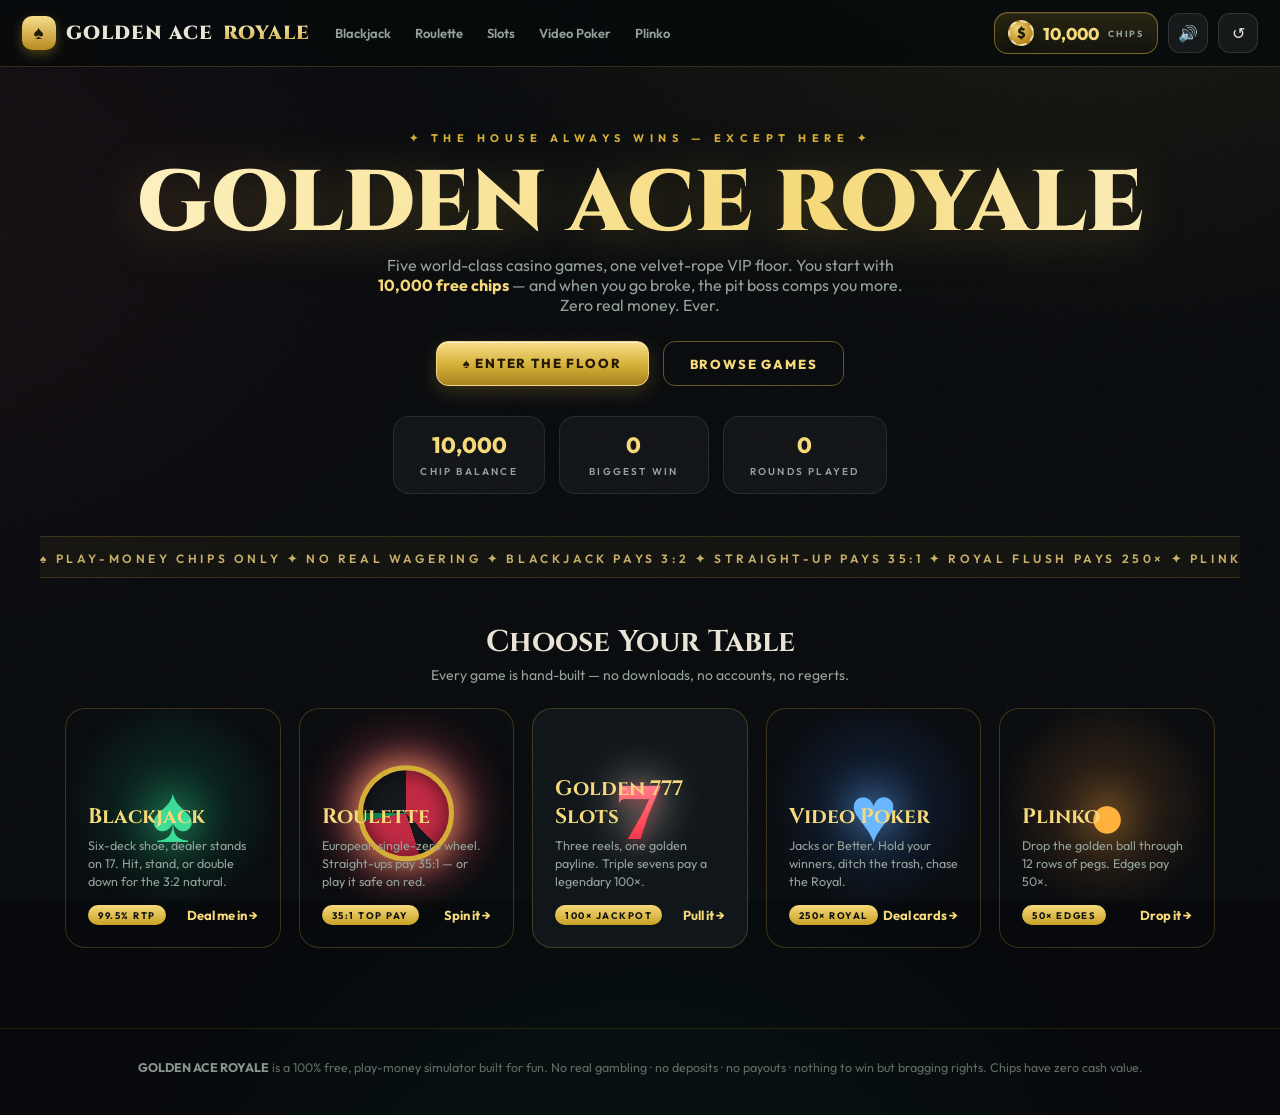
<file: original.html>
<!DOCTYPE html>
<html lang="en">
<head>
<meta charset="UTF-8">
<meta name="viewport" content="width=device-width, initial-scale=1.0">
<title>Golden Ace Royale — Play-Money Casino</title>
<link rel="icon" href="data:image/svg+xml,<svg xmlns='http://www.w3.org/2000/svg' viewBox='0 0 100 100'><rect width='100' height='100' rx='20' fill='%23070b09'/><text x='50' y='70' font-size='55' text-anchor='middle' fill='%23d4af37'>♠</text></svg>">
<link rel="preconnect" href="https://fonts.googleapis.com">
<link href="https://fonts.googleapis.com/css2?family=Cinzel:wght@600;700;900&family=Outfit:wght@400;600;700;800&display=swap" rel="stylesheet">
<style>
/* ============ CORE ============ */
*{margin:0;padding:0;box-sizing:border-box}
:root{
  --bg:#07090c; --panel:#10161a; --gold:#d4af37; --gold2:#f5d97a; --gold3:#8a6d1f;
  --text:#e9e4d5; --muted:#93a29a; --green:#2fd575; --red:#ff4d5e;
  --cw:92px; --ch:130px;
}
html{scroll-behavior:smooth}
body{
  font-family:Outfit,sans-serif; color:var(--text); min-height:100vh; overflow-x:hidden;
  background:
    radial-gradient(1200px 800px at 85% -10%, rgba(212,175,55,.09), transparent 60%),
    radial-gradient(1000px 700px at -10% 20%, rgba(224,69,90,.07), transparent 60%),
    radial-gradient(900px 900px at 50% 120%, rgba(16,185,129,.08), transparent 60%),
    var(--bg);
}
body::before{content:'';position:fixed;inset:0;pointer-events:none;opacity:.05;z-index:0;
  background-image:url("data:image/svg+xml;utf8,<svg xmlns='http://www.w3.org/2000/svg' width='160' height='160'><filter id='n'><feTurbulence type='fractalNoise' baseFrequency='0.85' numOctaves='2'/></filter><rect width='160' height='160' filter='url(%23n)'/></svg>");}
::selection{background:rgba(212,175,55,.4)}
button{font-family:inherit}

/* ============ TOP BAR ============ */
.topbar{position:sticky;top:0;z-index:900;display:flex;align-items:center;gap:14px;padding:12px 22px;
  background:rgba(7,10,12,.82);backdrop-filter:blur(14px);border-bottom:1px solid rgba(212,175,55,.22)}
.brand{font:900 19px Cinzel,serif;letter-spacing:.05em;color:var(--text);display:flex;align-items:center;gap:10px;cursor:pointer;background:none;border:none;white-space:nowrap}
.brand em{font-style:normal;background:linear-gradient(180deg,#fdf3c8,#c9a227);-webkit-background-clip:text;background-clip:text;color:transparent}
.brand-suit{width:34px;height:34px;border-radius:10px;background:linear-gradient(180deg,#f7de8b,#b98a1e);color:#241a05;display:grid;place-items:center;font-size:19px;box-shadow:0 4px 12px rgba(212,175,55,.35)}
.topnav{display:flex;gap:2px}
.topnav button{background:none;border:none;color:var(--muted);font:600 13px Outfit;padding:8px 11px;border-radius:10px;cursor:pointer;transition:.15s}
.topnav button:hover{color:#fff;background:rgba(212,175,55,.12)}
.top-actions{margin-left:auto;display:flex;align-items:center;gap:10px}
.wallet{display:flex;align-items:center;gap:9px;background:linear-gradient(180deg,rgba(212,175,55,.16),rgba(212,175,55,.05));
  border:1px solid rgba(212,175,55,.5);border-radius:14px;padding:7px 13px;box-shadow:inset 0 1px 0 rgba(255,255,255,.08)}
.coin{width:26px;height:26px;border-radius:50%;background:radial-gradient(circle at 35% 30%,#f5d97a,#b98a1e 70%);display:grid;place-items:center;font:900 14px Outfit;color:#241a05;border:2px dashed rgba(255,255,255,.65);box-shadow:0 2px 8px rgba(0,0,0,.4)}
.wallet b{font:800 17px Outfit;color:var(--gold2)}
.wallet .cur{font:700 9px Outfit;letter-spacing:.2em;color:var(--muted)}
.icon-btn{width:40px;height:40px;border-radius:12px;background:rgba(255,255,255,.06);border:1px solid rgba(255,255,255,.12);color:var(--text);font-size:16px;cursor:pointer;transition:.15s}
.icon-btn:hover{border-color:var(--gold);background:rgba(212,175,55,.12)}
.hidden{display:none!important}

/* ============ BUTTONS ============ */
.btn{font:800 13px Outfit;letter-spacing:.14em;text-transform:uppercase;padding:13px 26px;border-radius:12px;border:1px solid #f0d789;
  background:linear-gradient(180deg,#f7de8b,#d4af37 55%,#a8821f);color:#241a05;cursor:pointer;
  box-shadow:0 6px 18px rgba(212,175,55,.22),inset 0 1px 0 rgba(255,255,255,.55);transition:.15s}
.btn:hover:not(:disabled){transform:translateY(-2px);box-shadow:0 10px 26px rgba(212,175,55,.38),inset 0 1px 0 rgba(255,255,255,.55)}
.btn:active:not(:disabled){transform:translateY(0)}
.btn:disabled{filter:grayscale(.9) brightness(.5);cursor:not-allowed}
.btn.green{background:linear-gradient(180deg,#7ddf6a,#2f9d44 60%,#1d6b2e);border-color:#9df08a;color:#08240d;box-shadow:0 6px 18px rgba(47,157,68,.3)}
.btn.red{background:linear-gradient(180deg,#ff8a97,#e0455a 60%,#a01f33);border-color:#ffb3bc;color:#2b040b;box-shadow:0 6px 18px rgba(224,69,90,.3)}
.btn.ghost{background:transparent;color:var(--gold2);border:1px solid rgba(212,175,55,.45);box-shadow:none}
.btn.ghost:hover:not(:disabled){background:rgba(212,175,55,.1)}
.btn.sm{padding:8px 14px;font-size:11px}

/* ============ VIEWS ============ */
.view{display:none;max-width:1140px;margin:0 auto;padding:10px 20px 60px;position:relative;z-index:1}
.view.active{display:block;animation:viewIn .45s ease}
@keyframes viewIn{from{opacity:0;transform:translateY(14px)}}
#view-lobby{max-width:1200px;padding:0 0 60px}
.gamebar{display:flex;align-items:center;gap:16px;margin:26px auto 18px}
.gamebar h2{font:700 30px Cinzel,serif;color:var(--gold2);letter-spacing:.05em;line-height:1.1}
.gamebar .sub{display:block;font:600 10px Outfit;letter-spacing:.28em;color:var(--muted);text-transform:uppercase;margin-top:4px}

/* ============ LOBBY ============ */
.hero{text-align:center;padding:64px 20px 8px}
.hero-kicker{letter-spacing:.5em;font-size:11px;color:var(--gold);text-transform:uppercase;font-weight:700}
.hero h1{font:900 clamp(42px,7.5vw,86px)/1.05 Cinzel,serif;margin:14px 0 6px;
  background:linear-gradient(110deg,#fdf3c8,#f5d97a 30%,#fff8dd 50%,#c9a227 70%,#8a6d1f);background-size:220% auto;
  -webkit-background-clip:text;background-clip:text;color:transparent;animation:sheen 5s linear infinite;
  filter:drop-shadow(0 6px 24px rgba(212,175,55,.28))}
@keyframes sheen{to{background-position:220% center}}
.hero p{color:var(--muted);font-size:16px;max-width:560px;margin:0 auto}
.hero-cta{display:flex;gap:14px;justify-content:center;margin-top:26px;flex-wrap:wrap}
.stats{display:flex;gap:14px;justify-content:center;flex-wrap:wrap;margin-top:30px}
.stat{background:rgba(255,255,255,.04);border:1px solid rgba(255,255,255,.09);border-radius:16px;padding:14px 26px;text-align:center;min-width:150px}
.stat b{display:block;font:800 22px Outfit;color:var(--gold2)}
.stat span{font:600 10px Outfit;letter-spacing:.22em;color:var(--muted);text-transform:uppercase}
.marquee{overflow:hidden;border-block:1px solid rgba(212,175,55,.2);background:rgba(212,175,55,.05);padding:10px 0;margin-top:34px;white-space:nowrap}
.marquee div{display:inline-block;white-space:nowrap;animation:mq 28s linear infinite;font:600 12px Outfit;letter-spacing:.3em;color:#c9b06a;text-transform:uppercase}
@keyframes mq{to{transform:translateX(-50%)}}
.sec-title{text-align:center;font:700 30px Cinzel,serif;margin:44px 0 4px}
.sec-sub{text-align:center;color:var(--muted);font-size:14px;margin-bottom:10px}
.ggrid{display:grid;grid-template-columns:repeat(auto-fit,minmax(215px,1fr));gap:18px;margin:24px auto 0;max-width:1150px}
.gcard{position:relative;border-radius:20px;padding:22px;min-height:240px;display:flex;flex-direction:column;justify-content:flex-end;gap:5px;cursor:pointer;
  border:1px solid rgba(212,175,55,.25);background:var(--panel);overflow:hidden;transition:.25s}
.gcard:hover{transform:translateY(-6px);border-color:var(--gold);box-shadow:0 22px 55px rgba(0,0,0,.55),0 0 34px rgba(212,175,55,.2)}
.gcard h3{font:700 21px Cinzel,serif;color:var(--gold2);z-index:1}
.gcard p{font-size:12.5px;color:var(--muted);z-index:1;line-height:1.45}
.gcard .meta{display:flex;justify-content:space-between;align-items:center;margin-top:10px;z-index:1}
.tag{font:700 9.5px Outfit;letter-spacing:.16em;color:#0d120e;background:linear-gradient(180deg,#f5d97a,#c9a227);padding:4px 10px;border-radius:20px;text-transform:uppercase}
.go{font:700 13px Outfit;color:var(--gold2)}
.gcard::after{content:'';position:absolute;top:0;left:-80%;width:50%;height:100%;background:linear-gradient(105deg,transparent,rgba(255,255,255,.15),transparent);transform:skewX(-20deg);transition:.55s;pointer-events:none}
.gcard:hover::after{left:135%}
.glyph{position:absolute;top:46%;left:50%;transform:translate(-50%,-56%);font-size:80px;filter:drop-shadow(0 0 22px currentColor);transition:.3s}
.gcard:hover .glyph{transform:translate(-50%,-58%) scale(1.14)}
.art-bj{background:radial-gradient(circle at 50% 40%,rgba(16,185,129,.22),transparent 62%)}
.art-bj .glyph{color:#3ddc97}
.art-rl{background:radial-gradient(circle at 50% 40%,rgba(224,69,90,.2),transparent 62%)}
.art-rl .glyph{color:#ff6b7d}
.art-vp{background:radial-gradient(circle at 50% 40%,rgba(59,130,246,.2),transparent 62%)}
.art-vp .glyph{color:#6ab7ff}
.art-pl{background:radial-gradient(circle at 50% 40%,rgba(255,159,67,.2),transparent 62%)}
.art-pl .glyph{color:#ffb03d;font-size:64px}
.mw{width:96px;height:96px;border-radius:50%;border:5px solid #d4af37;
  background:conic-gradient(#c22a44 0 38%,#15181c 38% 45%,#c22a44 45% 72%,#0f8a4d 72% 75%,#15181c 75% 100%);
  box-shadow:0 0 30px rgba(212,175,55,.5),inset 0 0 20px rgba(0,0,0,.6)}

/* ============ FELT / TABLES ============ */
.felt{position:relative;border-radius:26px;padding:30px 24px;
  background:radial-gradient(ellipse at 50% -20%,#117a45,#0a4a2a 55%,#073620);
  border:1px solid rgba(212,175,55,.55);
  box-shadow:inset 0 0 60px rgba(0,0,0,.55),inset 0 0 0 6px rgba(212,175,55,.12),0 24px 60px rgba(0,0,0,.5)}
.felt-text{text-align:center;font:700 10.5px Outfit;letter-spacing:.35em;color:rgba(245,217,122,.5);text-transform:uppercase;margin:6px 0}
.hand-label{display:flex;align-items:center;justify-content:center;gap:10px;font:700 12px Cinzel,serif;letter-spacing:.3em;color:rgba(245,217,122,.85);text-transform:uppercase;margin:6px 0}
.hval{display:inline-block;background:rgba(0,0,0,.4);border:1px solid rgba(255,255,255,.18);border-radius:20px;padding:3px 12px;font:700 14px Outfit;letter-spacing:0;color:#fff;min-width:38px}
.cards{display:flex;justify-content:center;min-height:calc(var(--ch) + 10px);align-items:center}
.cards .card+.card{margin-left:calc(var(--cw)*-.42)}
.bj-msg{font:700 25px Cinzel,serif;letter-spacing:.06em;min-height:38px;text-align:center;padding:6px 0}
.bj-msg.good{color:var(--gold2);text-shadow:0 0 18px rgba(245,217,122,.55)}
.bj-msg.bad{color:#ff6b7d}
.bj-msg.push{color:#9fb3a6}
.controls{display:flex;flex-wrap:wrap;align-items:center;justify-content:center;gap:12px;margin-top:18px;
  background:rgba(16,22,20,.6);border:1px solid rgba(212,175,55,.2);border-radius:18px;padding:14px 18px;backdrop-filter:blur(6px)}
.betshow{display:flex;align-items:center;gap:8px;font:600 11px Outfit;color:var(--muted);letter-spacing:.18em}
.betshow b{font:800 20px Outfit;color:var(--gold2);background:rgba(0,0,0,.35);border:1px solid rgba(212,175,55,.4);border-radius:10px;padding:4px 12px;min-width:74px;text-align:center;letter-spacing:0}

/* ============ PLAYING CARDS ============ */
.card{width:var(--cw);height:var(--ch);perspective:700px;flex:0 0 auto}
.card-inner{position:relative;width:100%;height:100%;transform-style:preserve-3d;transition:transform .5s cubic-bezier(.3,1.4,.4,1)}
.card.down .card-inner{transform:rotateY(180deg)}
.face{position:absolute;inset:0;backface-visibility:hidden;-webkit-backface-visibility:hidden;border-radius:9px;box-shadow:0 6px 16px rgba(0,0,0,.45)}
.front{background:linear-gradient(150deg,#ffffff,#ece7da);color:#1a1d21}
.card.red .front{color:#c8102e}
.corner{position:absolute;top:calc(var(--cw)*.07);left:calc(var(--cw)*.08);display:flex;flex-direction:column;align-items:center;line-height:1;gap:1px}
.corner b{font:800 calc(var(--cw)*.17)/1 Outfit}
.corner span{font-size:calc(var(--cw)*.15)}
.corner.br{top:auto;left:auto;right:calc(var(--cw)*.08);bottom:calc(var(--cw)*.07);transform:rotate(180deg)}
.pip{position:absolute;inset:0;display:grid;place-items:center;font-size:calc(var(--cw)*.44)}
.back{transform:rotateY(180deg);background:linear-gradient(150deg,#8c2432,#6b1622)}
.back::before{content:'';position:absolute;inset:6px;border-radius:6px;border:1px solid rgba(212,175,55,.75);
  background:repeating-linear-gradient(45deg,#8c2432 0 7px,#7a1f2b 7px 14px)}
.back::after{content:'♠';position:absolute;inset:0;display:grid;place-items:center;font-size:calc(var(--cw)*.32);color:var(--gold);text-shadow:0 0 8px rgba(212,175,55,.6)}
.deal-anim{animation:dealIn .38s cubic-bezier(.2,.9,.3,1.2) both}
@keyframes dealIn{from{transform:translate(70px,-70px) rotate(8deg) scale(.7);opacity:0}}

/* ============ CHIPS ============ */
.chip-rack{display:flex;gap:10px;align-items:center;flex-wrap:wrap;justify-content:center}
.chip{--c:#2e6bd6;position:relative;width:54px;height:54px;border-radius:50%;cursor:pointer;border:4px dashed rgba(255,255,255,.85);
  background:radial-gradient(circle at 35% 28%,color-mix(in srgb,var(--c) 45%,#fff 55%),var(--c) 58%,color-mix(in srgb,var(--c) 60%,#000));
  box-shadow:inset 0 0 0 5px rgba(0,0,0,.28),0 5px 12px rgba(0,0,0,.55);display:grid;place-items:center;
  font:800 13px Outfit;color:#fff;text-shadow:0 1px 2px rgba(0,0,0,.7);transition:.15s}
.chip:hover{transform:translateY(-4px)}
.chip.sel{outline:3px solid var(--gold2);transform:translateY(-6px);box-shadow:inset 0 0 0 5px rgba(0,0,0,.28),0 5px 12px rgba(0,0,0,.55),0 0 18px rgba(245,217,122,.6)}
.c10{--c:#2e6bd6}.c25{--c:#1f9d55}.c100{--c:#31363f}.c500{--c:#7a3df0}

/* ============ ROULETTE ============ */
.rl-grid{display:grid;grid-template-columns:400px 1fr;gap:22px;align-items:start}
.panel{background:rgba(14,18,16,.7);border:1px solid rgba(212,175,55,.25);border-radius:18px;padding:18px;backdrop-filter:blur(8px)}
.panel h3{font:700 12px Outfit;letter-spacing:.26em;color:var(--gold);text-transform:uppercase;margin-bottom:10px;text-align:center}
.rl-stage{position:relative;width:330px;height:330px;margin:14px auto;border-radius:50%;
  box-shadow:0 0 0 3px #d4af37,0 0 0 10px #120d05,0 0 0 11px #6b5518,0 24px 60px rgba(0,0,0,.65)}
.rl-wheel{position:absolute;inset:6px;border-radius:50%;transition:transform 6.5s cubic-bezier(.16,.6,.08,1);box-shadow:inset 0 0 60px rgba(0,0,0,.75)}
.rlnum{position:absolute;left:50%;top:50%;width:22px;height:16px;margin:-8px 0 0 -11px;font:700 11px/16px Outfit;color:#fff;text-align:center;text-shadow:0 1px 3px #000}
.rl-orbit{position:absolute;inset:6px;border-radius:50%;transition:transform 6.5s cubic-bezier(.16,.6,.08,1);pointer-events:none;z-index:2}
.rl-ball{position:absolute;top:9px;left:50%;width:13px;height:13px;margin-left:-6.5px;border-radius:50%;
  background:radial-gradient(circle at 35% 30%,#fff,#c9c9c9 60%,#8e8e8e);box-shadow:0 0 10px rgba(255,255,255,.85)}
.rl-hub{position:absolute;left:50%;top:50%;width:84px;height:84px;margin:-42px;border-radius:50%;z-index:3;
  background:radial-gradient(circle at 35% 30%,#f5d97a,#b98a1e 60%,#6b4d10);display:grid;place-items:center;font-size:32px;color:#241a05;
  box-shadow:0 4px 14px rgba(0,0,0,.5),inset 0 2px 4px rgba(255,255,255,.5)}
.rl-pointer{position:absolute;top:-15px;left:50%;transform:translateX(-50%);width:0;height:0;z-index:4;
  border:11px solid transparent;border-top:17px solid var(--gold);filter:drop-shadow(0 2px 4px rgba(0,0,0,.6))}
.rl-board{display:grid;grid-template-columns:44px repeat(12,1fr);grid-template-rows:repeat(3,46px) 42px 42px;gap:5px}
.rcell{position:relative;display:grid;place-items:center;border-radius:8px;background:#101a15;border:1px solid #2a3f31;
  font-weight:700;font-size:14px;cursor:pointer;user-select:none;transition:.15s}
.rcell:hover{border-color:var(--gold);transform:translateY(-1px);box-shadow:0 0 12px rgba(212,175,55,.3)}
.rcell.red{background:linear-gradient(180deg,#c22a44,#8f1c30)}
.rcell.blk{background:linear-gradient(180deg,#20242b,#0d0f13)}
.rcell.zero{background:linear-gradient(180deg,#0f8a4d,#0a5c34)}
.rcell.out{font-size:11.5px;letter-spacing:.05em;color:#cfe3d4}
.bet-chip{position:absolute;top:-9px;right:-6px;min-width:26px;height:26px;padding:0 5px;border-radius:50%;display:none;
  background:radial-gradient(circle at 35% 30%,#f5d97a,#b98a1e);color:#241a05;font:800 11px/24px Outfit;
  border:2px dashed rgba(255,255,255,.7);box-shadow:0 3px 8px rgba(0,0,0,.5);z-index:2}
.rcell.on .bet-chip{display:block}
.rcell.won{animation:wonFlash .9s ease 4}
@keyframes wonFlash{50%{box-shadow:0 0 0 3px #fff,0 0 26px var(--gold2);transform:scale(1.06)}}
.rl-board.locked{pointer-events:none;filter:saturate(.6) brightness(.8)}
.rl-result{display:flex;align-items:center;justify-content:center;gap:12px;min-height:56px;font:800 15px Outfit}
.rbadge{width:52px;height:52px;border-radius:50%;display:grid;place-items:center;font:800 20px Cinzel,serif;color:#fff;border:2px solid var(--gold);box-shadow:0 0 16px rgba(212,175,55,.4)}
.rbadge.red{background:#c22a44}.rbadge.blk{background:#15181c}.rbadge.zero{background:#0f8a4d}
.rl-history{display:flex;gap:6px;justify-content:center;flex-wrap:wrap;min-height:30px;margin-top:6px}
.rl-history span{width:28px;height:28px;border-radius:50%;display:grid;place-items:center;font:700 12px Outfit;color:#fff;border:1px solid rgba(212,175,55,.4)}
.rl-history .red{background:#a02234}.rl-history .blk{background:#15181c}.rl-history .zero{background:#0f8a4d}

/* ============ SLOTS ============ */
.sl-grid{display:grid;grid-template-columns:1fr 300px;gap:22px;align-items:start}
.slot-machine{position:relative;max-width:560px;margin:0 auto;padding:24px;border-radius:26px;
  background:linear-gradient(180deg,#241a30,#141020);border:2px solid rgba(212,175,55,.6);
  box-shadow:0 0 60px rgba(147,51,234,.28),0 24px 60px rgba(0,0,0,.6),inset 0 1px 0 rgba(255,255,255,.08)}
.slot-title{text-align:center;font:900 21px Cinzel,serif;letter-spacing:.3em;color:var(--gold2);margin-bottom:12px}
.slot-lights{display:flex;justify-content:center;gap:9px;margin-bottom:14px}
.slot-lights i{width:9px;height:9px;border-radius:50%;background:#f5d97a;box-shadow:0 0 8px #f5d97a;animation:blink 1.2s infinite}
.slot-lights i:nth-child(2n){animation-delay:.3s}.slot-lights i:nth-child(3n){animation-delay:.6s}
@keyframes blink{50%{opacity:.2}}
.reels{position:relative;display:flex;gap:12px;justify-content:center;background:#05070a;border-radius:16px;border:1px solid rgba(255,255,255,.08);box-shadow:inset 0 10px 24px rgba(0,0,0,.8)}
.reel{width:106px;height:270px;overflow:hidden;position:relative}
.strip{will-change:transform}
.reel.blur .strip{filter:blur(3px)}
.sym{height:90px;display:grid;place-items:center;font-size:42px}
.sym7{font:900 46px Cinzel,serif;background:linear-gradient(180deg,#ff9aa5,#ff4757 60%,#c81e30);-webkit-background-clip:text;background-clip:text;color:transparent;filter:drop-shadow(0 3px 8px rgba(255,71,87,.45))}
.sbar{font:900 19px Outfit;letter-spacing:.08em;background:#14171c;color:#fff;border:2px solid #fff;border-radius:8px;padding:4px 12px;box-shadow:0 3px 8px rgba(0,0,0,.5)}
.payline{position:absolute;left:6px;right:6px;top:50%;height:2px;background:linear-gradient(90deg,transparent,var(--gold2) 15% 85%,transparent);box-shadow:0 0 10px rgba(245,217,122,.8);pointer-events:none}
.payline::before,.payline::after{content:'';position:absolute;top:-6px;border:7px solid transparent}
.payline::before{left:-9px;border-left-color:var(--gold2)}
.payline::after{right:-9px;border-right-color:var(--gold2)}
.slot-result{text-align:center;min-height:30px;margin-top:14px;font:800 17px Outfit;color:var(--gold2);letter-spacing:.05em}
.slot-result.pop{animation:pop .5s ease}
@keyframes pop{40%{transform:scale(1.3)}}
.payrow{display:flex;justify-content:space-between;padding:7px 12px;border-bottom:1px solid rgba(212,175,55,.12);font-size:13px;color:var(--muted)}
.payrow b{color:var(--gold2)}
.payrow:last-child{border-bottom:none}
.payrow.hit{background:linear-gradient(90deg,rgba(212,175,55,.28),transparent);color:#fff;text-shadow:0 0 8px rgba(245,217,122,.8);border-radius:8px}

/* ============ VIDEO POKER ============ */
.vp-grid{display:grid;grid-template-columns:1fr 300px;gap:22px;align-items:start}
#vp-hand{--cw:76px;--ch:108px;display:flex;justify-content:center;gap:16px;flex-wrap:wrap;padding:48px 10px 18px}
.pcard{position:relative;cursor:pointer}
.hold{position:absolute;top:-26px;left:50%;transform:translateX(-50%) scale(.7);opacity:0;transition:.15s;
  background:linear-gradient(180deg,#f5d97a,#c9a227);color:#241a05;font:800 10.5px Outfit;letter-spacing:.12em;
  padding:4px 12px;border-radius:20px;pointer-events:none;box-shadow:0 4px 10px rgba(0,0,0,.4)}
.pcard.held .hold{opacity:1;transform:translateX(-50%) scale(1)}
.vp-msg{text-align:center;min-height:30px;font:700 19px Cinzel,serif;color:var(--text);padding-bottom:6px}
.vp-msg.good{color:var(--gold2);text-shadow:0 0 16px rgba(245,217,122,.5)}
.vp-msg.bad{color:#ff6b7d}

/* ============ PLINKO ============ */
.pl-wrap{display:grid;place-items:center;background:linear-gradient(180deg,#0c1116,#090c10);border:1px solid #223047;border-radius:20px;padding:10px;box-shadow:inset 0 0 40px rgba(0,0,0,.5)}
#pl-canvas{width:100%;max-width:560px;border-radius:12px}
.pl-note{text-align:center;color:var(--muted);font-size:12.5px;margin-top:10px}

/* ============ FOOTER / TOASTS / MODALS ============ */
footer{position:relative;z-index:1;text-align:center;padding:30px 20px 40px;color:#5f6d64;font-size:12.5px;border-top:1px solid rgba(212,175,55,.15);margin-top:20px}
#toasts{position:fixed;top:76px;left:50%;transform:translateX(-50%);z-index:1200;display:flex;flex-direction:column;gap:8px;align-items:center;pointer-events:none}
.toast{background:rgba(12,16,20,.94);border:1px solid rgba(212,175,55,.4);border-left:4px solid var(--gold);backdrop-filter:blur(8px);
  padding:10px 18px;border-radius:12px;font:600 14px Outfit;color:var(--text);animation:tIn .3s ease;box-shadow:0 10px 30px rgba(0,0,0,.5)}
.toast.good{border-left-color:var(--green)}
.toast.bad{border-left-color:var(--red)}
.toast.out{animation:tOut .4s ease forwards}
@keyframes tIn{from{opacity:0;transform:translateY(-14px)}}
@keyframes tOut{to{opacity:0;transform:translateY(-14px)}}
.modal{position:fixed;inset:0;background:rgba(4,6,8,.75);backdrop-filter:blur(8px);display:grid;place-items:center;z-index:1300;padding:20px}
.modal.hidden{display:none}
.modal-box{background:linear-gradient(180deg,#12181d,#0b0f13);border:1px solid rgba(212,175,55,.5);border-radius:20px;padding:34px;max-width:430px;text-align:center;
  box-shadow:0 30px 80px rgba(0,0,0,.7),0 0 40px rgba(212,175,55,.12);animation:popIn .3s cubic-bezier(.2,1.4,.4,1)}
@keyframes popIn{from{opacity:0;transform:scale(.85)}}
.modal-box h3{font:700 24px Cinzel,serif;color:var(--gold2);margin-bottom:10px}
.modal-box p{color:var(--muted);font-size:14px;line-height:1.6;margin-bottom:20px}
.modal-btns{display:flex;gap:12px;justify-content:center}
#confetti{position:fixed;inset:0;pointer-events:none;z-index:1400}

/* ============ RESPONSIVE ============ */
@media(max-width:960px){
  .topnav{display:none}
  .rl-grid,.sl-grid,.vp-grid{grid-template-columns:1fr}
  :root{--cw:64px;--ch:92px}
  .rl-stage{width:280px;height:280px}
  .rlnum{width:18px;margin-left:-9px;font-size:9.5px;height:14px;line-height:14px}
  .reel{width:86px;height:240px}
  .sym{height:80px;font-size:34px}
  .rl-board{grid-template-columns:32px repeat(12,1fr);grid-template-rows:repeat(3,38px) 36px 36px}
}
</style>
</head>
<body>

<!-- ══════════ TOP BAR ══════════ -->
<header class="topbar">
  <button class="brand" data-view="lobby"><span class="brand-suit">♠</span>GOLDEN ACE <em>ROYALE</em></button>
  <nav class="topnav">
    <button data-view="blackjack">Blackjack</button>
    <button data-view="roulette">Roulette</button>
    <button data-view="slots">Slots</button>
    <button data-view="poker">Video Poker</button>
    <button data-view="plinko">Plinko</button>
  </nav>
  <div class="top-actions">
    <div class="wallet"><span class="coin">$</span><b id="balance">10,000</b><span class="cur">CHIPS</span></div>
    <button id="freeChipsBtn" class="btn sm hidden">+ Free Chips</button>
    <button id="soundBtn" class="icon-btn" title="Toggle sound">🔊</button>
    <button id="resetBtn" class="icon-btn" title="Reset balance">↺</button>
  </div>
</header>

<main>
<!-- ══════════ LOBBY ══════════ -->
<section id="view-lobby" class="view active">
  <div class="hero">
    <div class="hero-kicker">✦ The House Always Wins — Except Here ✦</div>
    <h1>GOLDEN ACE ROYALE</h1>
    <p>Five world-class casino games, one velvet-rope VIP floor. You start with <b style="color:var(--gold2)">10,000 free chips</b> — and when you go broke, the pit boss comps you more. Zero real money. Ever.</p>
    <div class="hero-cta">
      <button class="btn" data-view="blackjack">♠ Enter the Floor</button>
      <button class="btn ghost" onclick="document.getElementById('games').scrollIntoView()">Browse Games</button>
    </div>
    <div class="stats">
      <div class="stat"><b id="statBal">10,000</b><span>Chip Balance</span></div>
      <div class="stat"><b id="statWin">0</b><span>Biggest Win</span></div>
      <div class="stat"><b id="statPlays">0</b><span>Rounds Played</span></div>
    </div>
  </div>
  <div class="marquee"><div>♠ PLAY-MONEY CHIPS ONLY  ✦  NO REAL WAGERING  ✦  BLACKJACK PAYS 3:2  ✦  STRAIGHT-UP PAYS 35:1  ✦  ROYAL FLUSH PAYS 250×  ✦  PLINKO EDGES PAY 50×  ✦  TIP YOUR DEALER  ✦  ♠ PLAY-MONEY CHIPS ONLY  ✦  NO REAL WAGERING  ✦  BLACKJACK PAYS 3:2  ✦  STRAIGHT-UP PAYS 35:1  ✦  ROYAL FLUSH PAYS 250×  ✦  PLINKO EDGES PAY 50×  ✦  TIP YOUR DEALER  ✦ </div></div>

  <h2 class="sec-title" id="games">Choose Your Table</h2>
  <p class="sec-sub">Every game is hand-built — no downloads, no accounts, no regerts.</p>
  <div class="ggrid">
    <article class="gcard art-bj" data-view="blackjack">
      <span class="glyph">♠</span>
      <h3>Blackjack</h3>
      <p>Six-deck shoe, dealer stands on 17. Hit, stand, or double down for the 3:2 natural.</p>
      <div class="meta"><span class="tag">99.5% RTP</span><span class="go">Deal me in →</span></div>
    </article>
    <article class="gcard art-rl" data-view="roulette">
      <span class="glyph mw"></span>
      <h3>Roulette</h3>
      <p>European single-zero wheel. Straight-ups pay 35:1 — or play it safe on red.</p>
      <div class="meta"><span class="tag">35:1 Top Pay</span><span class="go">Spin it →</span></div>
    </article>
    <article class="gcard art-sl" data-view="slots">
      <span class="glyph"><span class="sym7" style="font-size:76px">7</span></span>
      <h3>Golden 777 Slots</h3>
      <p>Three reels, one golden payline. Triple sevens pay a legendary 100×.</p>
      <div class="meta"><span class="tag">100× Jackpot</span><span class="go">Pull it →</span></div>
    </article>
    <article class="gcard art-vp" data-view="poker">
      <span class="glyph">♥</span>
      <h3>Video Poker</h3>
      <p>Jacks or Better. Hold your winners, ditch the trash, chase the Royal.</p>
      <div class="meta"><span class="tag">250× Royal</span><span class="go">Deal cards →</span></div>
    </article>
    <article class="gcard art-pl" data-view="plinko">
      <span class="glyph">●</span>
      <h3>Plinko</h3>
      <p>Drop the golden ball through 12 rows of pegs. Edges pay 50×.</p>
      <div class="meta"><span class="tag">50× Edges</span><span class="go">Drop it →</span></div>
    </article>
  </div>
</section>

<!-- ══════════ BLACKJACK ══════════ -->
<section id="view-blackjack" class="view">
  <div class="gamebar">
    <button class="btn ghost sm" data-view="lobby">‹ Lobby</button>
    <h2>Blackjack<span class="sub">3:2 natural · dealer stands on 17 · double on any two</span></h2>
  </div>
  <div class="felt">
    <div class="hand-label">Dealer <span class="hval" id="bj-dealer-val">–</span></div>
    <div class="cards" id="bj-dealer"></div>
    <div class="felt-text">★ Blackjack pays 3 to 2 · Dealer stands on 17 ★</div>
    <div class="bj-msg" id="bj-msg">Place your bet to begin</div>
    <div class="cards" id="bj-player"></div>
    <div class="hand-label">You <span class="hval" id="bj-player-val">–</span></div>
  </div>
  <div class="controls">
    <div class="chip-rack" id="bj-chips">
      <button class="chip c10" data-v="10">10</button>
      <button class="chip c25" data-v="25">25</button>
      <button class="chip c100" data-v="100">100</button>
      <button class="chip c500" data-v="500">500</button>
    </div>
    <div class="betshow">BET <b id="bj-bet">0</b></div>
    <button class="btn" id="bj-deal">Deal</button>
    <button class="btn green" id="bj-hit" disabled>Hit</button>
    <button class="btn red" id="bj-stand" disabled>Stand</button>
    <button class="btn ghost" id="bj-double" disabled>2× Double</button>
    <button class="btn ghost sm" id="bj-clear">Clear</button>
  </div>
</section>

<!-- ══════════ ROULETTE ══════════ -->
<section id="view-roulette" class="view">
  <div class="gamebar">
    <button class="btn ghost sm" data-view="lobby">‹ Lobby</button>
    <h2>European Roulette<span class="sub">Single zero · straight-up pays 35:1</span></h2>
  </div>
  <div class="rl-grid">
    <div class="panel">
      <h3>The Wheel</h3>
      <div class="rl-stage">
        <div class="rl-pointer"></div>
        <div class="rl-wheel" id="rl-wheel"><div id="rl-nums"></div></div>
        <div class="rl-orbit" id="rl-orbit"><div class="rl-ball"></div></div>
        <div class="rl-hub">♠</div>
      </div>
      <div class="rl-result" id="rl-result"></div>
      <div class="rl-history" id="rl-history"></div>
    </div>
    <div class="panel">
      <h3>Betting Board — click a cell to place your chip</h3>
      <div class="rl-board" id="rl-board"></div>
      <div class="controls" style="margin-top:16px">
        <div class="chip-rack" id="rl-chips">
          <button class="chip c10" data-v="10">10</button>
          <button class="chip c25 sel" data-v="25">25</button>
          <button class="chip c100" data-v="100">100</button>
          <button class="chip c500" data-v="500">500</button>
        </div>
        <div class="betshow">TOTAL <b id="rl-total">0</b></div>
        <button class="btn" id="rl-spin">Spin</button>
        <button class="btn ghost sm" id="rl-undo">Undo</button>
        <button class="btn ghost sm" id="rl-clear">Clear</button>
      </div>
    </div>
  </div>
</section>

<!-- ══════════ SLOTS ══════════ -->
<section id="view-slots" class="view">
  <div class="gamebar">
    <button class="btn ghost sm" data-view="lobby">‹ Lobby</button>
    <h2>Golden 777<span class="sub">3 reels · center payline · triple 7s pay 100×</span></h2>
  </div>
  <div class="sl-grid">
    <div class="slot-machine">
      <div class="slot-title">★ GOLDEN 777 ★</div>
      <div class="slot-lights"><i></i><i></i><i></i><i></i><i></i><i></i><i></i><i></i></div>
      <div class="reels" id="sl-reels">
        <div class="reel"><div class="strip"></div></div>
        <div class="reel"><div class="strip"></div></div>
        <div class="reel"><div class="strip"></div></div>
        <div class="payline"></div>
      </div>
      <div class="slot-result" id="sl-result"></div>
    </div>
    <div class="panel">
      <h3>Paytable (× bet)</h3>
      <div class="payrow"><span>7  7  7</span><b>100×</b></div>
      <div class="payrow"><span>💎💎💎</span><b>60×</b></div>
      <div class="payrow"><span>🔔🔔🔔</span><b>30×</b></div>
      <div class="payrow"><span>BAR BAR BAR</span><b>20×</b></div>
      <div class="payrow"><span>🍒🍒🍒</span><b>12×</b></div>
      <div class="payrow"><span>🍋🍋🍋</span><b>10×</b></div>
      <div class="payrow"><span>Any two 7s</span><b>5×</b></div>
      <div class="payrow"><span>Any pair</span><b>2×</b></div>
    </div>
  </div>
  <div class="controls">
    <div class="chip-rack" id="sl-chips">
      <button class="chip c10" data-v="10">10</button>
      <button class="chip c25 sel" data-v="25">25</button>
      <button class="chip c100" data-v="100">100</button>
      <button class="chip c500" data-v="500">500</button>
    </div>
    <div class="betshow">BET <b id="sl-bet">25</b></div>
    <button class="btn" id="sl-spin">Spin</button>
  </div>
</section>

<!-- ══════════ VIDEO POKER ══════════ -->
<section id="view-poker" class="view">
  <div class="gamebar">
    <button class="btn ghost sm" data-view="lobby">‹ Lobby</button>
    <h2>Video Poker<span class="sub">Jacks or Better · hold &amp; draw · 250× royal</span></h2>
  </div>
  <div class="vp-grid">
    <div class="felt">
      <div id="vp-hand"></div>
      <div class="vp-msg" id="vp-msg">Set your bet and press Deal</div>
      <div class="controls" style="background:rgba(0,0,0,.25)">
        <div class="chip-rack" id="vp-chips">
          <button class="chip c10" data-v="10">10</button>
          <button class="chip c25 sel" data-v="25">25</button>
          <button class="chip c100" data-v="100">100</button>
          <button class="chip c500" data-v="500">500</button>
        </div>
        <div class="betshow">BET <b id="vp-bet">25</b></div>
        <button class="btn" id="vp-deal">Deal</button>
      </div>
    </div>
    <div class="panel">
      <h3>Jacks or Better (× bet)</h3>
      <div class="payrow" data-k="rf"><span>Royal Flush</span><b>250×</b></div>
      <div class="payrow" data-k="sf"><span>Straight Flush</span><b>50×</b></div>
      <div class="payrow" data-k="quad"><span>Four of a Kind</span><b>25×</b></div>
      <div class="payrow" data-k="fh"><span>Full House</span><b>9×</b></div>
      <div class="payrow" data-k="flush"><span>Flush</span><b>6×</b></div>
      <div class="payrow" data-k="straight"><span>Straight</span><b>4×</b></div>
      <div class="payrow" data-k="trips"><span>Three of a Kind</span><b>3×</b></div>
      <div class="payrow" data-k="twopair"><span>Two Pair</span><b>2×</b></div>
      <div class="payrow" data-k="job"><span>Jacks or Better</span><b>1×</b></div>
    </div>
  </div>
</section>

<!-- ══════════ PLINKO ══════════ -->
<section id="view-plinko" class="view">
  <div class="gamebar">
    <button class="btn ghost sm" data-view="lobby">‹ Lobby</button>
    <h2>Plinko<span class="sub">12 rows · 13 buckets · edges pay 50×</span></h2>
  </div>
  <div class="panel" style="max-width:640px;margin:0 auto">
    <div class="pl-wrap"><canvas id="pl-canvas"></canvas></div>
    <div class="pl-note">Drop multiple balls at once if you're feeling lucky. Every bounce is a coin flip.</div>
    <div class="controls">
      <div class="chip-rack" id="pl-chips">
        <button class="chip c10" data-v="10">10</button>
        <button class="chip c25 sel" data-v="25">25</button>
        <button class="chip c100" data-v="100">100</button>
        <button class="chip c500" data-v="500">500</button>
      </div>
      <div class="betshow">PER BALL <b id="pl-bet">25</b></div>
      <button class="btn" id="pl-drop">Drop Ball</button>
    </div>
  </div>
</section>
</main>

<footer>
  <b style="color:#8a9690">GOLDEN ACE ROYALE</b> is a 100% free, play-money simulator built for fun.

  No real gambling · no deposits · no payouts · nothing to win but bragging rights. Chips have zero cash value.
</footer>

<div id="toasts"></div>
<canvas id="confetti"></canvas>

<div class="modal hidden" id="brokeModal">
  <div class="modal-box">
    <h3>💀 You're Cleaned Out!</h3>
    <p>The pit boss took pity on you. Here's <b style="color:var(--gold2)">5,000 free chips</b> — on the house. Don't spend it all in one place (actually, do).</p>
    <div class="modal-btns"><button class="btn" id="claimBtn">Claim Chips</button></div>
  </div>
</div>

<div class="modal hidden" id="resetModal">
  <div class="modal-box">
    <h3>Reset Balance?</h3>
    <p>This wipes your chip balance and starts you fresh with 10,000. There's no undo.</p>
    <div class="modal-btns">
      <button class="btn ghost" id="resetNo">Cancel</button>
      <button class="btn red" id="resetYes">Reset</button>
    </div>
  </div>
</div>

<script>
'use strict';
/* ═══════════ UTILS ═══════════ */
const $=s=>document.querySelector(s), $$=s=>[...document.querySelectorAll(s)];
const sleep=ms=>new Promise(r=>setTimeout(r,ms));
const fmt=n=>n.toLocaleString('en-US',{maximumFractionDigits:2});

/* ═══════════ AUDIO (synthesized, no files) ═══════════ */
const S={ctx:null,on:true,
  init(){ if(!this.ctx){try{this.ctx=new (window.AudioContext||window.webkitAudioContext)()}catch(e){}}
          if(this.ctx&&this.ctx.state==='suspended')this.ctx.resume(); },
  tone(f,d=.1,type='sine',v=.12,delay=0){ if(!this.on||!this.ctx)return;
    const t=this.ctx.currentTime+delay,o=this.ctx.createOscillator(),g=this.ctx.createGain();
    o.type=type;o.frequency.value=f;g.gain.setValueAtTime(v,t);
    g.gain.exponentialRampToValueAtTime(.0001,t+d);
    o.connect(g).connect(this.ctx.destination);o.start(t);o.stop(t+d+.02); },
  click(){this.tone(620,.06,'triangle',.07)},
  chip(){this.tone(1350,.05,'square',.05);this.tone(1750,.05,'square',.045,.035)},
  card(){this.tone(290,.05,'triangle',.09);this.tone(95,.08,'sine',.1)},
  win(){[523,659,784,1047].forEach((f,i)=>this.tone(f,.18,'triangle',.11,i*.09))},
  big(){[523,659,784,1047,1319,1568].forEach((f,i)=>this.tone(f,.24,'triangle',.12,i*.1))},
  lose(){this.tone(210,.22,'sawtooth',.06);this.tone(150,.3,'sawtooth',.06,.16)},
  spin(){this.tone(220,.5,'sine',.05)}
};
document.addEventListener('pointerdown',()=>S.init(),{once:true});

/* ═══════════ STATE / WALLET ═══════════ */
let balance=+(localStorage.getItem('gar_bal')??10000);
if(!isFinite(balance)||balance<0)balance=10000;
let shownBal=balance,balRAF=0,plays=0,biggestWin=0;
function saveBal(){localStorage.setItem('gar_bal',Math.round(balance))}
function renderBal(){
  $('#statBal').textContent=fmt(Math.round(balance));
  cancelAnimationFrame(balRAF);
  const start=shownBal,target=balance,t0=performance.now(),dur=500;
  const step=t=>{const p=Math.min(1,(t-t0)/dur),e=1-Math.pow(1-p,3);
    shownBal=start+(target-start)*e;$('#balance').textContent=fmt(Math.round(shownBal));
    if(p<1)balRAF=requestAnimationFrame(step)};
  balRAF=requestAnimationFrame(step);
}
function setBal(v){balance=Math.max(0,Math.round(v*100)/100);saveBal();renderBal();updateBrokeUI()}
function tryDeduct(a){ if(a>balance){toast('Not enough chips!','bad');return false}
  setBal(balance-a);plays++;$('#statPlays').textContent=fmt(plays);return true}
function addBal(a){ if(a>0){ setBal(balance+a);
  if(a>biggestWin){biggestWin=Math.round(a);$('#statWin').textContent=fmt(biggestWin)}} }
function updateBrokeUI(){
  $('#freeChipsBtn').classList.toggle('hidden',balance>=100);
  if(balance<10)$('#brokeModal').classList.remove('hidden');
}

/* ═══════════ TOASTS / CONFETTI ═══════════ */
function toast(msg,type='info'){
  const t=document.createElement('div');t.className='toast '+type;t.textContent=msg;
  $('#toasts').appendChild(t);
  setTimeout(()=>t.classList.add('out'),2600);setTimeout(()=>t.remove(),3100);
}
const cCvs=$('#confetti'),cCtx=cCvs.getContext('2d');let confs=[],confRAF=0;
function confetti(){
  cCvs.width=innerWidth;cCvs.height=innerHeight;
  const cols=['#f5d97a','#d4af37','#fff','#e0455a','#7ddf6a'];
  for(let i=0;i<170;i++)confs.push({x:Math.random()*innerWidth,y:-30-Math.random()*innerHeight*.4,
    vx:(Math.random()-.5)*3.2,vy:2+Math.random()*4.5,w:6+Math.random()*6,h:8+Math.random()*9,
    r:Math.random()*Math.PI,vr:(Math.random()-.5)*.25,c:cols[i%5]});
  if(!confRAF)confLoop();
}
function confLoop(){
  cCtx.clearRect(0,0,cCvs.width,cCvs.height);
  confs.forEach(p=>{p.x+=p.vx;p.y+=p.vy;p.vy+=.05;p.r+=p.vr;
    cCtx.save();cCtx.translate(p.x,p.y);cCtx.rotate(p.r);
    cCtx.fillStyle=p.c;cCtx.fillRect(-p.w/2,-p.h/2,p.w,p.h);cCtx.restore();});
  confs=confs.filter(p=>p.y<cCvs.height+40);
  confRAF=confs.length?requestAnimationFrame(confLoop):(cCtx.clearRect(0,0,cCvs.width,cCvs.height),0);
}

/* ═══════════ ROUTER ═══════════ */
function showView(id){
  $$('.view').forEach(v=>v.classList.toggle('active',v.id==='view-'+id));
  window.scrollTo(0,0);S.click();
  if(id==='plinko')startPlinko();
}
 $$('[data-view]').forEach(b=>b.addEventListener('click',()=>showView(b.dataset.view)));

/* ═══════════ CHIP RACKS ═══════════ */
function rackInit(sel,onPick){
  $$(sel+' .chip').forEach(ch=>ch.addEventListener('click',()=>{
    $$(sel+' .chip').forEach(x=>x.classList.remove('sel'));
    ch.classList.add('sel');S.chip();onPick(+ch.dataset.v);
  }));
}

/* ═══════════ CARDS ═══════════ */
const SUITS=['♠','♥','♦','♣'],RANKS=['A','2','3','4','5','6','7','8','9','10','J','Q','K'];
function makeDeck(n){const d=[];
  for(let k=0;k<n;k++)for(const s of SUITS)for(const r of RANKS)d.push({r,s,red:s==='♥'||s==='♦'});
  for(let i=d.length-1;i>0;i--){const j=Math.random()*(i+1)|0;[d[i],d[j]]=[d[j],d[i]]}return d}
function cardEl(c,down=false){
  const el=document.createElement('div');
  el.className='card deal-anim'+(down?' down':'')+(c.red?' red':'');
  el.innerHTML=`<div class="card-inner"><div class="face front">
    <div class="corner tl"><b>c.r</b><span>{c.s}</span></div><div class="pip">${c.s}</div>
    <div class="corner br"><b>c.r</b><span>{c.s}</span></div></div><div class="face back"></div></div>`;
  return el;
}

/* ═══════════ BLACKJACK ═══════════ */
const bj={deck:[],player:[],dealer:[],bet:0,phase:'bet',busy:false,holeHidden:false};
let bjHoleEl=null;
const cardVal=r=>r==='A'?11:(r==='K'||r==='Q'||r==='J')?10:+r;
function handVal(h){let t=0,a=0;for(const c of h){t+=cardVal(c.r);if(c.r==='A')a++}while(t>21&&a>0){t-=10;a--}return t}
function bjMsg(t,cls=''){const m=$('#bj-msg');m.textContent=t;m.className='bj-msg '+cls}
function bjRenderBet(){$('#bj-bet').textContent=fmt(bj.bet)}
function setButtons(){
  const inPlay=bj.phase==='player';
  $('#bj-hit').disabled=!inPlay||bj.busy;
  $('#bj-stand').disabled=!inPlay||bj.busy;
  $('#bj-double').disabled=!(inPlay&&!bj.busy&&bj.player.length===2&&balance>=bj.bet);
  $('#bj-deal').disabled=bj.busy||!(bj.phase==='done'||(bj.phase==='bet'&&bj.bet>0));
  $('#bj-deal').textContent=bj.phase==='done'?'New Hand':'Deal';
}
function bjVals(){
  const pEl=('#bj-player-val'),dEl=('#bj-dealer-val');
  pEl.textContent=bj.player.length?handVal(bj.player)+(handVal(bj.player)>21?' · BUST':''):'–';
  if(!bj.dealer.length)dEl.textContent='–';
  else if(bj.holeHidden)dEl.textContent=handVal([bj.dealer[0]])+' + ?';
  else dEl.textContent=handVal(bj.dealer);
}
async function dealTo(hand,sel,down=false){
  const c=bj.deck.pop();hand.push(c);
  const el=cardEl(c,down);if(down)bjHoleEl=el;
  $(sel).appendChild(el);S.card();await sleep(340);return el;
}
async function bjReveal(){
  if(!bj.holeHidden)return;bj.holeHidden=false;
  if(bjHoleEl)bjHoleEl.classList.remove('down');
  S.card();await sleep(500);bjVals();
}
 $$('#bj-chips .chip').forEach(ch=>ch.addEventListener('click',()=>{
  if(bj.phase!=='bet'||bj.busy)return;
  const v=+ch.dataset.v;
  if(bj.bet+v>balance){toast('Not enough chips for that bet','bad');return}
  bj.bet+=v;S.chip();bjRenderBet();setButtons();
}));
 $('#bj-clear').addEventListener('click',()=>{if(bj.phase!=='bet'||bj.busy)return;bj.bet=0;bjRenderBet();setButtons()});
 $('#bj-deal').addEventListener('click',()=>{if(bj.phase==='done'){bjResetTable();return}bjDeal()});
function bjResetTable(){
  bj.phase='bet';bj.bet=0;bj.holeHidden=false;bjHoleEl=null;
  ('#bj-player').innerHTML='';('#bj-dealer').innerHTML='';
  bjVals();bjRenderBet();bjMsg('Place your bet to begin');setButtons();
}
async function bjDeal(){
  if(bj.phase!=='bet'||bj.busy||bj.bet<=0)return;
  if(!tryDeduct(bj.bet)){bj.bet=0;bjRenderBet();return}
  bj.busy=true;bj.phase='dealing';bj.holeHidden=true;bjHoleEl=null;
  ('#bj-player').innerHTML='';('#bj-dealer').innerHTML='';
  bjMsg('');setButtons();
  if(bj.deck.length<15){bj.deck=makeDeck(6);toast('Fresh shoe — 6 decks shuffled')}
  bj.player=[];bj.dealer=[];
  await dealTo(bj.player,'#bj-player');await dealTo(bj.dealer,'#bj-dealer');
  await dealTo(bj.player,'#bj-player');await dealTo(bj.dealer,'#bj-dealer',true);
  bjVals();
  const pBJ=handVal(bj.player)===21,up=bj.dealer[0];
  const dealerNat=handVal(bj.dealer)===21&&(up.r==='A'||cardVal(up.r)===10);
  if(pBJ||dealerNat){
    await sleep(450);await bjReveal();
    if(pBJ&&dealerNat)bjEnd('push','Push — both have Blackjack');
    else if(pBJ)bjEnd('bj','BLACKJACK! Pays 3:2');
    else bjEnd('lose','Dealer Blackjack');
    return;
  }
  if(pBJ){bjEnd('bj','BLACKJACK! Pays 3:2');return}
  bj.phase='player';bj.busy=false;
  bjMsg('Hit or stand?');setButtons();
}
 $('#bj-hit').addEventListener('click',async()=>{
  if(bj.phase!=='player'||bj.busy)return;
  bj.busy=true;setButtons();
  await dealTo(bj.player,'#bj-player');bjVals();
  if(handVal(bj.player)>21){await bjReveal();bjEnd('lose','Bust! Dealer wins')}
  else{bj.busy=false;bjMsg('Hit or stand?');setButtons()}
});
 $('#bj-stand').addEventListener('click',async()=>{
  if(bj.phase!=='player'||bj.busy)return;
  bj.busy=true;setButtons();await bjDealerPlay();
});
 $('#bj-double').addEventListener('click',async()=>{
  if(!(bj.phase==='player'&&!bj.busy&&bj.player.length===2&&balance>=bj.bet))return;
  bj.busy=true;setButtons();setBal(balance-bj.bet);bj.bet*=2;bjRenderBet();
  await dealTo(bj.player,'#bj-player');bjVals();
  if(handVal(bj.player)>21){await bjReveal();bjEnd('lose','Bust! Dealer wins')}
  else{await bjReveal();await bjDealerPlay()}
});
async function bjDealerPlay(){
  bj.phase='dealer';setButtons();
  await bjReveal();
  while(handVal(bj.dealer)<17){await sleep(620);await dealTo(bj.dealer,'#bj-dealer');bjVals()}
  await sleep(500);
  const p=handVal(bj.player),d=handVal(bj.dealer);
  if(d>21)bjEnd('win','Dealer busts — you win!');
  else if(p>d)bjEnd('win',`${p} beats ${d} — you win!`);
  else if(p<d)bjEnd('lose',`${d} beats ${p} — dealer wins`);
  else bjEnd('push','Push — bet returned');
}
function bjEnd(type,text){
  bj.phase='done';bj.busy=false;
  let ret=0;
  if(type==='win')ret=bj.bet*2;
  else if(type==='bj')ret=bj.bet*2.5;
  else if(type==='push')ret=bj.bet;
  const profit=Math.max(0,ret-bj.bet);
  if(profit>0)addBal(profit);
  if(type==='bj'){S.big();confetti();toast(`+${fmt(profit)} chips`,'good')}
  else if(type==='win'){S.win();toast(`+${fmt(profit)} chips`,'good')}
  else if(type==='push')S.click();
  else S.lose();
  bjMsg(text,type==='lose'?'bad':type==='push'?'push':'good');
  bj.bet=0;bjRenderBet();setButtons();updateBrokeUI();
}

/* ═══════════ ROULETTE ═══════════ */
const WHEEL=[0,32,15,19,4,21,2,25,17,34,6,27,13,36,11,30,8,23,10,5,24,16,33,1,20,14,31,9,22,18,29,7,28,12,35,3,26];
const SEG=360/37,RL_RED=new Set([1,3,5,7,9,12,14,16,18,19,21,23,25,27,30,32,34,36]);
let rlBets={},rlUndo=[],rlSpinning=false,rlRot=0,rlOrbit=0,activeChip=25;
const numCls=n=>n===0?'zero':RL_RED.has(n)?'red':'blk';
function buildWheel(){
  const stops=WHEEL.map((n,i)=>{
    const col=n===0?'#0a7a44':RL_RED.has(n)?'#b3223b':'#15181c';
    return `${col} ${(i-.5)*SEG}deg ${(i+.5)*SEG}deg`});
  ('#rl-wheel').style.background=`conic-gradient({stops.join(',')})`;
  const nums=$('#rl-nums');nums.innerHTML='';
  WHEEL.forEach((n,i)=>{
    const s=document.createElement('span');s.className='rlnum';s.textContent=n;
    s.style.transform=`rotate(${i*SEG}deg) translateY(-126px)`;nums.appendChild(s);
  });
}
function rlCell(cls,label,key){
  const d=document.createElement('div');d.className='rcell '+cls;d.dataset.key=key;
  d.innerHTML=`<span>${label}</span><span class="bet-chip"></span>`;
  d.addEventListener('click',()=>rlPlace(key,d));return d;
}
function buildBoard(){
  const b=$('#rl-board');b.innerHTML='';
  const zero=rlCell('zero','0','n0');zero.style.gridArea='1 / 1 / 4 / 2';b.appendChild(zero);
  for(let n=1;n<=36;n++){
    const c=rlCell(numCls(n),n,'n'+n);
    c.style.gridRow=String(3-((n-1)%3));c.style.gridColumn=String(Math.ceil(n/3)+1);
    b.appendChild(c);
  }
  const dozens=[['1st 12','d1','4 / 2 / 5 / 6'],['2nd 12','d2','4 / 6 / 5 / 10'],['3rd 12','d3','4 / 10 / 5 / 14']];
  dozens.forEach(([l,k,a])=>{const c=rlCell('out',l,k);c.style.gridArea=a;b.appendChild(c)});
  const outs=[['1–18','low','5 / 2 / 6 / 4'],['EVEN','even','5 / 4 / 6 / 6'],
    ['RED ◆','red','5 / 6 / 6 / 8'],['BLACK ◆','black','5 / 8 / 6 / 10'],
    ['ODD','odd','5 / 10 / 6 / 12'],['19–36','high','5 / 12 / 6 / 14']];
  outs.forEach(([l,k,a])=>{const c=rlCell('out',l,k);c.style.gridArea=a;b.appendChild(c)});
}
function rlMark(key){
  const cell=(`.rcell[data-key="{key}"]`);if(!cell)return;
  const amt=rlBets[key];
  cell.querySelector('.bet-chip').textContent=fmt(amt);
  cell.classList.toggle('on',!!amt);
}
function rlTotals(){$('#rl-total').textContent=fmt(Object.values(rlBets).reduce((a,b)=>a+b,0))}
function rlPlace(key,cell){
  if(rlSpinning)return;
  if(activeChip>balance){toast('Not enough chips','bad');return}
  rlBets[key]=(rlBets[key]||0)+activeChip;rlUndo.push([key,activeChip]);
  setBal(balance-activeChip);S.chip();rlMark(key);rlTotals();
}
 $('#rl-undo').addEventListener('click',()=>{
  if(rlSpinning||!rlUndo.length)return;
  const[key,amt]=rlUndo.pop();rlBets[key]-=amt;if(rlBets[key]<=0)delete rlBets[key];
  setBal(balance+amt);S.chip();rlMark(key);rlTotals();
});
 $('#rl-clear').addEventListener('click',()=>{
  if(rlSpinning)return;
  const sum=Object.values(rlBets).reduce((a,b)=>a+b,0);
  if(sum){setBal(balance+sum);S.chip()}
  rlBets={};rlUndo=[];$$('.rcell.on').forEach(c=>c.classList.remove('on'));rlTotals();
});
function rlPayout(key,n){
  if(key[0]==='n')return +key.slice(1)===n?36:0;
  if(n===0)return 0;
  switch(key){
    case'red':return RL_RED.has(n)?2:0; case'black':return!RL_RED.has(n)?2:0;
    case'odd':return n%2?2:0; case'even':return n%2?0:2;
    case'low':return n<=18?2:0; case'high':return n>=19?2:0;
    case'd1':return n<=12?3:0; case'd2':return n>=13&&n<=24?3:0; case'd3':return n>=25?3:0;
  }return 0;
}
rackInit('#rl-chips',v=>activeChip=v);
 $('#rl-spin').addEventListener('click',async()=>{
  if(rlSpinning)return;
  const total=Object.values(rlBets).reduce((a,b)=>a+b,0);
  if(total<=0){toast('Place some bets first!','bad');return}
  rlSpinning=true;$('#rl-spin').disabled=true;
  ('#rl-board').classList.add('locked');('#rl-result').innerHTML='';S.spin();
  const tick=setInterval(()=>S.tone(1000+Math.random()*500,.03,'square',.02),140);
  const n=Math.floor(Math.random()*37),idx=WHEEL.indexOf(n);
  const targetMod=((-idx*SEG)%360+360)%360;
  rlRot+=1800+(((targetMod-rlRot)%360)+360)%360;
  rlOrbit-=1440+(((rlOrbit+rlRot)%360)+360)%360;
  ('#rl-wheel').style.transform=`rotate({rlRot}deg)`;
  ('#rl-orbit').style.transform=`rotate({rlOrbit}deg)`;
  await sleep(6800);clearInterval(tick);
  let ret=0;
  for(const[k,amt]of Object.entries(rlBets)){const m=rlPayout(k,n);if(m)ret+=amt*m}
  const cell=(`.rcell[data-key="n{n}"]`);if(cell){cell.classList.add('won');setTimeout(()=>cell.classList.remove('won'),4200)}
  const h=$('#rl-history'),b=document.createElement('span');
  b.className=numCls(n);b.textContent=n;h.prepend(b);
  while(h.children.length>14)h.lastChild.remove();
  $('#rl-result').innerHTML=`<span class="rbadge numCls(n)">{n}</span>`+
    (ret>0?`<b style="color:var(--gold2)">Won fmt(ret)chips!</b>`:`<bstyle="color:#ff8a97">{n} — no win</b>`);
  if(ret>0){addBal(ret);ret>=total*4?S.big():S.win();if(ret>=total*10)confetti();toast(`+${fmt(ret)} chips`,'good')}
  else S.lose();
  rlBets={};rlUndo=[];$$('.rcell.on').forEach(c=>c.classList.remove('on'));rlTotals();
  rlSpinning=false;('#rl-spin').disabled=false;('#rl-board').classList.remove('locked');
  updateBrokeUI();
});

/* ═══════════ SLOTS ═══════════ */
const SYMS=[{t:'7',w:1},{t:'💎',w:2},{t:'🔔',w:3},{t:'BAR',w:4},{t:'🍒',w:5},{t:'🍋',w:5}];
const WTOT=20,SLOTS_PAY={'7':100,'💎':60,'🔔':30,'BAR':20,'🍒':12,'🍋':10};
let slBet=25,slBusy=false;
function pickSym(){let r=Math.random()*WTOT;for(const s of SYMS){if((r-=s.w)<0)return s}return SYMS[5]}
const symHTML=s=>s.t==='BAR'?'<div class="sym"><span class="sbar">BAR</span></div>'
  :s.t==='7'?'<div class="sym"><span class="sym7">7</span></div>':`<div class="sym">${s.t}</div>`;
function slotInit(){
  $$('#sl-reels .reel').forEach(r=>{
    const st=r.querySelector('.strip');
    st.style.transition='none';
    st.innerHTML=Array.from({length:22},()=>symHTML(pickSym())).join('');
    st.style.transform='translateY(-270px)';
  });
}
function spinReel(reel,target,dur){
  const st=reel.querySelector('.strip');
  const syms=Array.from({length:22},()=>pickSym());
  syms[14]=pickSym();syms[15]=target;syms[16]=pickSym();
  reel.classList.add('blur');
  st.style.transition='none';st.innerHTML=syms.map(symHTML).join('');
  st.style.transform='translateY(-270px)';
  st.getBoundingClientRect();
  st.style.transition=`transform ${dur}ms cubic-bezier(.15,.72,.22,1)`;
  st.style.transform='translateY(-1260px)';
  setTimeout(()=>reel.classList.remove('blur'),Math.max(0,dur-320));
}
rackInit('#sl-chips',v=>{slBet=v;$('#sl-bet').textContent=fmt(v)});
 $('#sl-spin').addEventListener('click',async()=>{
  if(slBusy)return;
  if(!tryDeduct(slBet))return;
  slBusy=true;$('#sl-spin').disabled=true;
  const res=$('#sl-result');res.textContent='';res.classList.remove('pop');
  const out=[pickSym(),pickSym(),pickSym()];
  $$('#sl-reels .reel').forEach((r,i)=>spinReel(r,out[i],950+i*380));
  await sleep(950+760+850);
  const[a,b,c]=out.map(s=>s.t);
  let mult=0,label='';
  if(a===b&&b===c){mult=SLOTS_PAY[a];label=`TRIPLE ${a} — ${mult}×`}
  else{const sv=(a==='7')+(b==='7')+(c==='7');
    if(sv===2){mult=5;label='TWO SEVENS — 5×'}
    else if(a===b||b===c||a===c){mult=2;label='PAIR — 2×'}}
  if(mult>0){
    const win=slBet*mult;addBal(win);
    res.textContent=`label·+{fmt(win)}`;
    res.classList.add('pop');setTimeout(()=>res.classList.remove('pop'),600);
    mult>=30?(S.big(),confetti()):S.win();toast(`+${fmt(win)} chips`,'good');
  }else{S.lose();res.textContent='No luck — spin again'}
  slBusy=false;$('#sl-spin').disabled=false;updateBrokeUI();
});

/* ═══════════ VIDEO POKER ═══════════ */
const RV=r=>r==='A'?14:r==='K'?13:r==='Q'?12:r==='J'?11:+r;
const vp={bet:25,phase:'bet',hand:[],held:[],deck:[]};
function evalPoker(h){
  const counts={};h.forEach(c=>counts[RV(c.r)]=(counts[RV(c.r)]||0)+1);
  const uniq=Object.keys(counts).map(Number).sort((a,b)=>b-a);
  const groups=Object.entries(counts).map(([v,c])=>[+v,c]).sort((a,b)=>b[1]-a[1]||b[0]-a[0]);
  const flush=h.every(c=>c.s===h[0].s);
  let straight=false;
  if(uniq.length===5){
    if(uniq[0]-uniq[4]===4)straight=true;
    else if(uniq[0]===14&&uniq[1]===5&&uniq[1]-uniq[4]===3)straight=true;
  }
  const[g1,g2]=groups;
  if(straight&&flush)return uniq[0]===14?{key:'rf',name:'ROYAL FLUSH',pay:250}:{key:'sf',name:'Straight Flush',pay:50};
  if(g1[1]===4)return{key:'quad',name:'Four of a Kind',pay:25};
  if(g1[1]===3&&g2[1]===2)return{key:'fh',name:'Full House',pay:9};
  if(flush)return{key:'flush',name:'Flush',pay:6};
  if(straight)return{key:'straight',name:'Straight',pay:4};
  if(g1[1]===3)return{key:'trips',name:'Three of a Kind',pay:3};
  if(g1[1]===2&&g2[1]===2)return{key:'twopair',name:'Two Pair',pay:2};
  if(g1[1]===2&&g1[0]>=11)return{key:'job',name:'Jacks or Better',pay:1};
  return{key:null,name:'No Win',pay:0};
}
function vpMsg(t,cls=''){const m=$('#vp-msg');m.textContent=t;m.className='vp-msg '+cls}
function vpRender(){
  const box=$('#vp-hand');box.innerHTML='';
  vp.hand.forEach((c,i)=>{
    const w=document.createElement('div');w.className='pcard'+(vp.held[i]?' held':'');
    w.appendChild(cardEl(c));
    const h=document.createElement('div');h.className='hold';h.textContent='HOLD';w.appendChild(h);
    if(vp.phase==='draw')w.addEventListener('click',()=>{
      vp.held[i]=!vp.held[i];w.classList.toggle('held',vp.held[i]);S.click();
    });
    box.appendChild(w);
  });
}
rackInit('#vp-chips',v=>{vp.bet=v;$('#vp-bet').textContent=fmt(v)});
 $('#vp-deal').addEventListener('click',async()=>{
  if(vp.phase==='draw'){
    vp.phase='done';
    for(let i=0;i<5;i++)if(!vp.held[i])vp.hand[i]=vp.deck.pop();
    vpRender();S.card();await sleep(560);
    const ev=evalPoker(vp.hand);
    $$('.payrow').forEach(r=>r.classList.toggle('hit',r.dataset.k===ev.key));
    if(ev.pay>0){
      const win=vp.bet*ev.pay;addBal(win);
      vpMsg(`ev.name·+{fmt(win)}`,'good');
      ev.pay>=50?(S.big(),confetti()):S.win();toast(`+${fmt(win)} chips`,'good');
    }else{vpMsg(`${ev.name} — deal again`,'bad');S.lose()}
    $('#vp-deal').textContent='Deal Again';updateBrokeUI();
    return;
  }
  if(!tryDeduct(vp.bet))return;
  vp.deck=makeDeck(1);vp.hand=vp.deck.splice(0,5);
  vp.held=[false,false,false,false,false];
  $$('.payrow').forEach(r=>r.classList.remove('hit'));
  vp.phase='draw';vpRender();S.card();
  vpMsg('Tap cards to HOLD, then press Draw');
  $('#vp-deal').textContent='Draw';
});

/* ═══════════ PLINKO ═══════════ */
const PL={ROWS:12,SP:40,TOP:70,GAP:42,CX:280,W:560,H:640,bet:25,balls:[],hits:[],floats:[],
  bflash:Array(13).fill(0),MULT:[50,12,5,2,1,.5,.3,.5,1,2,5,12,50],running:false};
const plCanvas=$('#pl-canvas'),pctx=plCanvas.getContext('2d');
const rowY=i=>PL.TOP+i*PL.GAP;
function plSetup(){
  const dpr=window.devicePixelRatio||1;
  plCanvas.width=PL.W*dpr;plCanvas.height=PL.H*dpr;
  pctx.setTransform(dpr,0,0,dpr,0,0);
}
function mCol(m){return m>=50?'#ff3d5a':m>=12?'#ff7a3d':m>=5?'#ffb03d':m>=2?'#ffe03d':m>=1?'#7ddf6a':m>=.5?'#4cc3ff':'#5b7bff'}
function rr(c,x,y,w,h,r){c.beginPath();c.moveTo(x+r,y);c.arcTo(x+w,y,x+w,y+h,r);
  c.arcTo(x+w,y+h,x,y+h,r);c.arcTo(x,y+h,x,y,r);c.arcTo(x,y,x+w,y,r);c.closePath()}
function plDrop(){
  if(!tryDeduct(PL.bet))return;
  const dirs=Array.from({length:12},()=>Math.random()<.5?-1:1);
  const m=[0];dirs.forEach(d=>m.push(m[m.length-1]+d));
  const pts=[[PL.CX,40]];
  for(let i=0;i<12;i++)pts.push([PL.CX+m[i]*PL.SP/2,rowY(i)]);
  pts.push([PL.CX+m[12]*PL.SP/2,566]);
  PL.balls.push({pts,seg:0,t:0,bet:PL.bet,dur:130+Math.random()*40,done:false,finalM:m[12]});
  S.chip();startPlinko();
}
function plPos(b){
  const k=Math.min(b.seg,12),P0=b.pts[k],P1=b.pts[k+1],t=Math.min(1,b.t);
  return{x:P0.x*(1-t)*(1-t)+P1.x*(2*t-t*t),y:P0.y*(1-t*t)+P1.y*t*t};
}
function plUpdate(dt){
  PL.balls.forEach(b=>{
    if(b.done)return;
    b.t+=dt/b.dur;
    while(b.t>=1&&!b.done){
      b.t-=1;b.seg++;
      if(b.seg===13){plLand(b);break}
      const P=b.pts[b.seg];
      PL.hits.push({x:P.x,y:P.y,t:1});
      S.tone(650+Math.random()*250,.03,'square',.028);
    }
  });
  PL.balls=PL.balls.filter(b=>!b.done);
}
function plLand(b){
  b.done=true;
  const k=b.finalM/2+6,mult=PL.MULT[k];
  const win=Math.round(b.bet*mult*100)/100;
  PL.bflash[k]=1;addBal(win);
  PL.floats.push({x:PL.CX+(k-6)*PL.SP,y:560,txt:(mult>=1?'+':'')+fmt(win),
    color:win>=b.bet?'#f5d97a':'#8fa3b8',t:1.2});
  if(mult>=12){S.big();confetti();toast(`mult×—+{fmt(win)} chips!`,'good')}
  else if(mult>=1)S.win();else S.lose();
  updateBrokeUI();
}
function plDraw(){
  pctx.clearRect(0,0,PL.W,PL.H);
  pctx.fillStyle='#d7e6da';
  for(let i=0;i<PL.ROWS;i++){const n=i+3;
    for(let j=0;j<n;j++){pctx.beginPath();pctx.arc(PL.CX+(j-(n-1)/2)*PL.SP,rowY(i),4.2,0,7);pctx.fill()}}
  PL.hits=PL.hits.filter(h=>h.t>0);
  PL.hits.forEach(h=>{h.t-=.05;
    pctx.beginPath();pctx.arc(h.x,h.y,4.2+11*(1-h.t),0,7);
    pctx.strokeStyle=`rgba(245,217,122,${Math.max(0,h.t)*.9})`;pctx.lineWidth=2;pctx.stroke()});
  pctx.textAlign='center';pctx.textBaseline='middle';
  for(let k=0;k<13;k++){
    const m=PL.MULT[k],x=PL.CX+(k-6)*PL.SP,y=578;
    PL.bflash[k]=Math.max(0,PL.bflash[k]-.035);
    rr(pctx,x-18,y,36,44,7);
    pctx.fillStyle=PL.bflash[k]>0?'#ffffff':mCol(m);pctx.fill();
    pctx.fillStyle=m>=12?'#fff':'#10151a';pctx.font='800 12px Outfit';
    pctx.fillText(m+'×',x,y+22);
  }
  PL.balls.forEach(b=>{const p=plPos(b);
    pctx.beginPath();pctx.arc(p.x,p.y,7,0,7);
    pctx.fillStyle='#f5d97a';pctx.shadowColor='#f5d97a';pctx.shadowBlur=14;
    pctx.fill();pctx.shadowBlur=0});
  PL.floats=PL.floats.filter(f=>f.t>0);
  PL.floats.forEach(f=>{f.t-=.016;f.y-=.7;
    pctx.globalAlpha=Math.max(0,Math.min(1,f.t));pctx.fillStyle=f.color;
    pctx.font='800 16px Outfit';pctx.fillText(f.txt,f.x,f.y);pctx.globalAlpha=1});
}
let plLast=0;
function plLoop(ts){
  const dt=Math.min(50,ts-plLast||16);plLast=ts;
  const active=$('#view-plinko').classList.contains('active');
  if(PL.balls.length>0||active){plUpdate(dt);plDraw();requestAnimationFrame(plLoop)}
  else PL.running=false;
}
function startPlinko(){
  if(PL.running)return;PL.running=true;plLast=performance.now();
  requestAnimationFrame(plLoop);
}
rackInit('#pl-chips',v=>{PL.bet=v;$('#pl-bet').textContent=fmt(v)});
 $('#pl-drop').addEventListener('click',plDrop);

/* ═══════════ HEADER / MODALS / KEYS ═══════════ */
 $('#soundBtn').addEventListener('click',()=>{
  S.on=!S.on;$('#soundBtn').textContent=S.on?'🔊':'🔇';
  localStorage.setItem('gar_snd',S.on?'on':'off');if(S.on){S.init();S.click()}
});
if(localStorage.getItem('gar_snd')==='off'){S.on=false;$('#soundBtn').textContent='🔇'}
 $('#freeChipsBtn').addEventListener('click',()=>{
  setBal(balance+5000);S.win();toast('+5,000 free chips — on the house!','good');
});
 $('#claimBtn').addEventListener('click',()=>{
  setBal(balance+5000);$('#brokeModal').classList.add('hidden');
  S.win();toast('+5,000 free chips — on the house!','good');
});
 ('#resetBtn').addEventListener('click',()=>('#resetModal').classList.remove('hidden'));
 ('#resetNo').addEventListener('click',()=>('#resetModal').classList.add('hidden'));
 $('#resetYes').addEventListener('click',()=>{
  localStorage.removeItem('gar_bal');balance=10000;shownBal=balance;saveBal();renderBal();
  $('#resetModal').classList.add('hidden');toast('Balance reset to 10,000 chips','good');
});
document.addEventListener('keydown',e=>{
  if(e.code==='Space'){
    if(document.activeElement&&document.activeElement.tagName==='BUTTON')return;
    e.preventDefault();
    const cur=$$('.view').find(v=>v.classList.contains('active'));if(!cur)return;
    const map={blackjack:'#bj-deal',roulette:'#rl-spin',slots:'#sl-spin',poker:'#vp-deal',plinko:'#pl-drop'};
    const btn=$(map[cur.id.replace('view-','')]);
    if(btn&&!btn.disabled)btn.click();
  }
  if(e.key==='Escape')showView('lobby');
});

/* ═══════════ INIT ═══════════ */
buildWheel();buildBoard();slotInit();plSetup();plDraw();
renderBal();updateBrokeUI();
</script>
</body>
</html>
</file>
<file: styles.css>
/* Golden Ace Royale — refined from the supplied black / gold / emerald system.
   One definition per component; responsive adaptations are collected at the end. */
@font-face{font-family:Outfit;font-style:normal;font-weight:100 900;font-display:swap;src:url('assets/fonts/outfit.woff2') format('woff2')}
@font-face{font-family:Cinzel;font-style:normal;font-weight:400 900;font-display:swap;src:url('assets/fonts/cinzel.woff2') format('woff2')}
*{margin:0;padding:0;box-sizing:border-box}
:root{color-scheme:dark;--bg:#0b100e;--panel:#121a16;--panel-raised:#18211b;--gold:#c9aa6a;--gold2:#ecd8a5;--gold3:#7e683e;--text:#efeee6;--muted:#94a297;--muted2:#677b6c;--green:#94c6a7;--red:#e08a8b;--line:#263029;--cw:86px;--ch:123px;--sidebar:208px;--header:78px;--radius:15px;--motion-fast:160ms;--motion-normal:240ms;--motion-exit:140ms;--ease-ui:cubic-bezier(.22,.8,.24,1)}
html{scroll-behavior:smooth;scroll-padding-top:100px}
body{font-family:Outfit,sans-serif;font-size:14px;line-height:1.5;color:var(--text);min-height:100vh;background:radial-gradient(ellipse at 90% 0,rgba(49,73,47,.08),transparent 45%),var(--bg);overflow-x:hidden}
button,input,select{font:inherit}button{cursor:pointer;color:inherit}button,input,select,a{-webkit-tap-highlight-color:transparent}button{touch-action:manipulation}button:disabled{cursor:not-allowed}input,select{min-width:0}button:focus-visible,a:focus-visible,input:focus-visible,select:focus-visible,[tabindex]:focus-visible{outline:2px solid var(--gold2);outline-offset:4px}::selection{background:#b0934b77;color:#fff}button svg{pointer-events:none}a{color:var(--gold2)}.hidden{display:none!important}.svg-defs{position:absolute;width:0;height:0;overflow:hidden;pointer-events:none}.ico{width:20px;height:20px;flex-shrink:0;display:inline-block;vertical-align:middle}.suit{width:100%;height:100%}.gold{color:var(--gold2)}.muted{color:var(--muted)}.danger{color:var(--red)!important}.small{font-size:12px;line-height:1.7}.sr-only{position:absolute!important;width:1px;height:1px;padding:0;margin:-1px;overflow:hidden;clip:rect(0,0,0,0);white-space:nowrap;border:0}.skip-link{position:fixed;z-index:2000;top:-60px;left:20px;padding:10px 20px;background:var(--gold2);color:#162318;border-radius:8px}.skip-link:focus{top:10px}
/* ─── Shared actions ─── */
.btn{display:inline-flex;align-items:center;justify-content:center;gap:12px;min-height:45px;padding:12px 23px;border:1px solid #e1c88d;border-radius:8px;background:linear-gradient(115deg,#e4cb93,#c5a05d);box-shadow:inset 0 1px 0 #fff4d850,0 4px 14px #080c0720;color:#1a241a;font-size:12px;font-weight:600;letter-spacing:.025em;white-space:nowrap;transition:background var(--motion-fast),transform var(--motion-fast) var(--ease-ui),box-shadow var(--motion-fast),border-color var(--motion-fast)}
.btn .ico{width:17px;height:17px}.btn:hover:not(:disabled){background:linear-gradient(115deg,#f0dbaa,#d2b174);transform:translateY(-1px);box-shadow:0 5px 18px #0003}.btn:active:not(:disabled){transform:translateY(1px)}.btn:disabled{opacity:.4;filter:saturate(.4);box-shadow:none}.btn.ghost{background:#ffffff02;border:1px solid #8e7d504f;color:#dacaab;box-shadow:none}.btn.ghost:hover:not(:disabled){background:#c2a66a10;border-color:#ac945e}.btn.green{background:linear-gradient(110deg,#74b18d,#4e8a68);border-color:#92c5a4;color:#071e10}.btn.green:hover:not(:disabled){background:#83bd9b}.btn.red{background:#9f4b50;border-color:#c77678;color:#fff0e2}.btn.red:hover:not(:disabled){background:#ad5a5f}.btn.sm{font-size:11px;min-height:35px;padding:8px 13px;border-radius:7px}.btn.full{width:100%;min-height:47px}.icon-btn{width:36px;height:36px;border-radius:8px;background:transparent;border:1px solid transparent;display:grid;place-items:center;transition:.2s;color:#b1b7aa}.icon-btn .ico{width:19px;height:19px}.icon-btn:hover{background:#c8ad6710;border-color:#bca4653d;color:var(--gold2)}.icon-btn:active{transform:scale(.95)}.text-btn:active{transform:translateY(1px)}.text-btn{display:inline-flex;gap:9px;align-items:center;justify-content:center;background:none;border:0;color:var(--gold2);font-size:12px;transition:.2s;line-height:1.5}.text-btn .ico{width:15px;height:15px}.text-btn:hover{color:#fff0c9}.eyebrow{display:block;color:#bdab7e;font-size:9px;font-weight:500;letter-spacing:.2em;text-transform:uppercase}.status-dot{width:5px;height:5px;border-radius:50%;background:#a0bc8d;display:inline-block;flex-shrink:0}
/* ─── Header / casino navigation ─── */
.topbar{position:sticky;top:0;height:var(--header);z-index:900;display:flex;align-items:center;gap:22px;background:#0d1410f5;backdrop-filter:blur(16px);border-bottom:1px solid #74805b27;padding-right:28px}
.brand{width:var(--sidebar);padding:0 22px;border:0;background:none;display:flex;align-items:center;gap:11px;text-align:left;flex-shrink:0}.brand-suit{position:relative;color:#ddc38c;display:grid;place-items:center;width:34px;height:43px}.brand-suit::before{content:'';position:absolute;inset:0;border:1px solid #b49c5b70;transform:rotate(-8deg);border-radius:2px}.brand-suit .ico{width:31px;height:31px;filter:drop-shadow(0 3px 5px #0005)}.brand-name{font:600 13px/1.3 Cinzel,serif;white-space:nowrap;letter-spacing:.055em;color:#f0e1b8}.brand-name em{font-family:Outfit,sans-serif;font-style:normal;font-size:9px;font-weight:400;letter-spacing:.22em;display:block;text-align:center;color:#b0a17d;margin-top:6px}.topnav{display:flex;align-items:center;gap:25px;height:100%}.topnav button{height:100%;background:none;border:0;border-bottom:2px solid transparent;color:#8d9b8e;font-size:12px;white-space:nowrap;padding:2px 0 0}.topnav button:hover{color:var(--gold2)}.topnav button.active{color:#e6d3a6;border-bottom-color:#c6a56b}.top-actions{margin-left:auto;display:flex;gap:9px;align-items:center;min-width:0}.play-money-label{display:flex;align-items:center;gap:7px;letter-spacing:.12em;font-size:8px;color:#8f9f8f;margin-right:17px;white-space:nowrap}.play-money-label i{width:4px;height:4px;border-radius:50%;background:#a2b58f}.wallet{display:flex;align-items:center;gap:10px;border:1px solid #74633c66;border-radius:8px;background:#bca36409;padding:7px 8px 7px 12px;min-height:45px;min-width:175px}.wallet-icon{display:grid;place-items:center;color:#d4b574}.wallet-icon .ico{width:25px;height:25px}.wallet-label{font-size:7px;letter-spacing:.15em;color:#a69d7f;line-height:1;display:block;margin-bottom:4px}.wallet b{font-size:16px;font-weight:500;color:#f0dfb7;display:block;line-height:1.05;font-variant-numeric:tabular-nums;max-width:150px;white-space:nowrap}.wallet-plus{background:#b2995340;color:#e2cd98;border:0;width:25px;height:27px;border-radius:5px;margin-left:8px;font-size:19px;font-weight:300}.wallet-plus:hover{background:#b2995370}.mobile-menu{display:none}.creator-credit{display:block;font:400 9px/1.3 Outfit,sans-serif;letter-spacing:.02em;color:#b4a47f;margin-top:4px}
.sidebar{position:fixed;z-index:850;left:0;top:var(--header);bottom:0;width:var(--sidebar);background:#0d1410;border-right:1px solid #74805b20;padding:26px 16px 15px;overflow:auto;display:flex;flex-direction:column;scrollbar-width:thin;scrollbar-color:#384233 transparent}.nav-label{font-size:8px;letter-spacing:.18em;color:#6f826f;display:block;margin:0 12px 12px;font-weight:500}.side-link{width:100%;display:flex;align-items:center;gap:11px;background:none;border:1px solid transparent;color:#a0ac9e;padding:10px 12px;border-radius:7px;text-align:left;font-size:12px;min-height:39px;position:relative;transition:.15s}.side-link .ico{width:17px;height:17px;color:#7f927f}.side-link:hover{background:#b5bb9620;color:var(--gold2)}.side-link.active{color:#e8d4a3;background:#bda26313;border-color:#a18b4a22}.side-link.active .ico{color:#d0b274}.side-link small{margin-left:auto;font-size:9px;color:#a5ac8e;background:#9aab6e12;border-radius:4px;padding:0 5px}.side-link .new-dot{width:4px;height:4px;background:#c0aa73;border-radius:50%;margin-left:auto}.side-link.in-play::after{content:'';width:5px;height:5px;background:#9fcbaf;border-radius:50%;position:absolute;right:10px;top:50%}.sidebar-group{margin-top:26px}.sidebar-group .side-link{padding-top:8px;padding-bottom:8px;min-height:35px}.sidebar-bottom{margin-top:auto;padding-top:32px}.complimentary{background:#b8994f09;border:1px solid #b19b5730;border-radius:9px;display:flex;gap:10px;align-items:center;padding:13px 11px;width:100%;text-align:left;color:#ddc58d}.complimentary>.ico:first-child{width:22px;height:22px}.complimentary>span:nth-child(2){font-size:11px;white-space:nowrap}.complimentary small{display:block;font-size:9px;color:#8b9b88;font-weight:300;margin-top:2px}.complimentary>.ico:last-child{width:12px;height:12px;margin-left:auto}.complimentary:hover{border-color:#c4ad7160;background:#b8994f14}.sidebar-promise{display:flex;align-items:center;gap:9px;color:#748b76;padding:19px 8px 0}.sidebar-promise .ico{width:16px;height:16px}.sidebar-promise p{font-size:9px;line-height:1.7}.sidebar-promise b{font-weight:400;color:#5c705f}.nav-backdrop{display:none}
/* ─── Lobby / shared page layout ─── */
main{margin-left:var(--sidebar);padding:0 32px;min-height:calc(100vh - 260px);outline:none}.view{display:none;max-width:1320px;margin:auto;padding:25px 0 42px;position:relative;z-index:1}.view.active{display:block;animation:viewIn 260ms var(--ease-ui)}.view[hidden]{display:none}.view-enter{animation:viewIn 260ms var(--ease-ui)}@keyframes viewIn{from{opacity:0;transform:translateY(6px)}to{opacity:1;transform:translateY(0)}}.view.active :is(.game-layout,.bj-layout,.rl-grid,.sl-grid,.vp-grid)>*{animation:panelIn var(--motion-normal) var(--ease-ui) both}.view.active :is(.game-layout,.bj-layout,.rl-grid,.sl-grid,.vp-grid)>:nth-child(2){animation-delay:35ms}@keyframes panelIn{from{opacity:.65;transform:translateY(3px)}to{opacity:1;transform:translateY(0)}}
.lobby-heading{display:flex;align-items:center;justify-content:space-between;margin:0 0 22px;gap:15px}.lobby-heading .eyebrow{font-size:8px;margin-bottom:7px;color:#8d9d84}.lobby-heading h2{font:500 23px/1.2 Cinzel,serif;letter-spacing:-.035em}.local-label{font-size:10px;display:flex;gap:7px;align-items:center;color:#83947f;white-space:nowrap}.hero{position:relative;border:1px solid #9a875342;overflow:hidden;border-radius:16px;padding:37px 40px 31px;min-height:345px;background:radial-gradient(ellipse at 75% 10%,#264b3730,transparent 70%),linear-gradient(110deg,#12241b,#0e271f 62%,#102b21);isolation:isolate;box-shadow:0 8px 24px #00000012}.hero::before{content:'';position:absolute;inset:9px;border:1px solid #b3a16b0f;border-radius:10px;pointer-events:none;z-index:-1}.hero::after{content:'';position:absolute;right:10%;top:-110px;width:460px;height:460px;border:1px solid #bdab6f0d;border-radius:50%;z-index:-1}.hero-copy{width:53%;position:relative;z-index:2}.hero-kicker{display:flex;align-items:center;gap:8px;font-size:8px;letter-spacing:.19em;color:#c6bd95;font-weight:500}.hero-kicker span{width:17px;height:1px;background:#c7ab6c}.hero h1{font:500 clamp(38px,4.05vw,58px)/1.12 Cinzel,serif;margin:18px 0 16px;letter-spacing:-.045em;color:#f2eee1}.hero h1 em{font-style:normal;color:#e1c58c}.hero p{font-size:12px;line-height:1.8;color:#b0bcac;font-weight:300;max-width:360px}.hero-cta{display:flex;align-items:center;gap:22px;margin-top:24px}.hero-cta .btn{min-height:43px;padding:12px 21px;min-width:141px}.hero-browse{font-size:11px;color:#cbd1bb;white-space:nowrap}.hero-note{display:flex;align-items:center;gap:7px;font-size:9px;color:#91a48c;margin-top:22px}.hero-note .ico{width:14px;height:14px;color:#b9ae7a}.hero-art{position:absolute;width:60%;height:auto;right:-8px;top:-9px;bottom:-8px;display:flex;align-items:center;z-index:1;pointer-events:none}.hero-vector{display:block;width:100%;overflow:visible;filter:drop-shadow(0 10px 10px #00000020)}.hero-foot{display:flex;align-items:flex-end;justify-content:flex-start;gap:24px;margin-top:22px;flex-wrap:wrap}.hero-foot .hero-note{margin-top:0}.hero-edition{color:#b1ad7c;font-size:7px;letter-spacing:.18em;text-align:left;flex:0 0 auto;white-space:nowrap}.hero-edition>span{display:block;font-size:5px;letter-spacing:.2em;color:#68836b;margin-top:3px;text-align:left}
.stats{display:flex;align-items:center;border:1px solid #78825d24;background:#111912;border-radius:11px;margin-top:17px;padding:18px 22px;gap:0}.stat{display:flex;align-items:center;gap:13px;min-width:0;flex:1;border-right:1px solid #72815827;padding:0 23px}.stat:first-child{padding-left:0}.stat:nth-child(4){border-right:0;padding-right:0}.stat-icon{color:#a59969;width:30px;height:30px;border-radius:50%;background:#a1975911;display:grid;place-items:center;flex-shrink:0}.stat-icon .ico{width:17px;height:17px}.stat span:not(.stat-icon){font-size:7px;font-weight:400;letter-spacing:.14em;color:#87977e;display:block;white-space:nowrap}.stat b{font-size:20px;font-weight:400;color:#e1d5b5;line-height:1.4;display:block;white-space:nowrap;font-variant-numeric:tabular-nums}.session-link{font-size:10px;margin-left:20px;white-space:nowrap;flex-shrink:0}.session-link .ico{width:13px;height:13px}.library-heading{display:flex;align-items:center;justify-content:space-between;gap:15px;margin-top:35px;scroll-margin-top:100px}.library-heading .eyebrow{font-size:7px;color:#8b9b80;margin-bottom:7px}.sec-title{font:500 25px/1.25 Cinzel,serif;letter-spacing:-.035em}.sec-sub{color:#7f917d;font-size:11px;font-weight:300;margin-top:6px}.collection-count{font-size:10px;color:#80917c;white-space:nowrap}.library-controls{display:flex;justify-content:space-between;align-items:center;gap:18px;margin:22px 0 18px}.category-tabs{display:flex;gap:7px}.category-tabs button{background:transparent;border:1px solid transparent;display:flex;gap:8px;align-items:center;font-size:10px;padding:8px 13px;border-radius:6px;color:#92a18b;white-space:nowrap}.category-tabs .ico{width:14px;height:14px}.category-tabs button.selected{color:#e1c997;background:#b9a05b17;border-color:#bfa95d45}.category-tabs button:hover{color:var(--gold2)}.category-tabs button>span:not(:has(svg)){font-size:8px;color:#c6b889;padding:0 3px}.game-search{display:flex;align-items:center;gap:8px;max-width:207px;border:1px solid #77826325;background:#111812;border-radius:7px;padding:8px 11px;color:#70856d}.game-search .ico{width:14px;height:14px}.game-search input{background:none;border:0;outline:none!important;color:#d4d8c5;font-size:10px;width:140px;min-width:0}.game-search input::placeholder{color:#72836d}.search-key{border:1px solid #717c4e25;border-radius:3px;color:#6d7d63;font-size:9px;padding:0 4px}.ggrid{display:grid;grid-template-columns:repeat(4,minmax(0,1fr));gap:17px}.gcard{display:block;padding:0;text-align:left;position:relative;border:1px solid #65785433;border-radius:12px;overflow:hidden;background:#131c16;transition:transform .25s,border-color .25s,box-shadow .25s;min-width:0;width:100%}.gcard:hover{transform:translateY(-4px);border-color:#b4a26488;box-shadow:0 13px 28px #03080350}.gcard-art{position:relative;height:164px;overflow:hidden;isolation:isolate;background:radial-gradient(ellipse at 50% 85%,var(--art-light,#49754b3a),transparent 75%),var(--art-bg,#14281c)}.gcard-art::after{content:'';position:absolute;inset:9px;border:1px solid #d5c0860a;border-radius:7px;z-index:-1}.game-art{width:100%;height:100%;object-fit:contain;transition:transform .5s}.gcard:hover .game-art{transform:scale(1.035)}.gcard:active{transform:translateY(-1px) scale(.992)}.art-emerald{--art-bg:#14291e;--art-light:#4f805444}.art-burgundy{--art-bg:#2a1e1d;--art-light:#9c5e5540}.art-amber{--art-bg:#2c271b;--art-light:#b39b4d24}.art-teal{--art-bg:#102922;--art-light:#46857533}.art-blue{--art-bg:#19262b;--art-light:#608a9330}.art-plum{--art-bg:#261e2c;--art-light:#7b6b9330}.card-collection{position:absolute;top:11px;left:13px;z-index:1;font-size:6px;letter-spacing:.15em;color:#b4baa2;opacity:.78}.new-tag{position:absolute;right:11px;top:10px;z-index:1;font-size:6px;font-weight:600;letter-spacing:.07em;padding:3px 5px;background:#b6ac6a25;border:1px solid #d2be7e35;border-radius:3px;color:#e2d09c}.gcard-content{padding:14px 15px 13px;border-top:1px solid #89996d16}.gcard-title{display:flex;justify-content:space-between;align-items:center;font:500 15px/1.3 Cinzel,serif;letter-spacing:-.025em;color:#e5d9ba}.gcard-title .ico{width:14px;height:14px;color:#8e9a78;transition:transform .2s}.gcard:hover .gcard-title .ico{transform:translateX(3px);color:var(--gold2)}.gcard-desc{font-size:10px;color:#82937d;font-weight:300;line-height:1.5;margin-top:5px;min-height:30px}.gcard .meta{display:flex;align-items:center;justify-content:space-between;margin-top:11px;color:#b3ae8a;font-size:8px;gap:4px}.meta-label{font-size:7px;color:#718567}.empty-state{padding:50px 20px;border:1px dashed #7c835650;border-radius:12px;color:#a7b094;text-align:center}.house-note{margin-top:28px;display:flex;gap:17px;align-items:center;padding:22px 25px;border:1px solid #74825c26;border-radius:10px;background:#141d142e}.house-note-icon{color:#9f9d6b;display:flex}.house-note-icon .ico{width:27px;height:27px}.house-note h3{font:500 15px Cinzel,serif;letter-spacing:-.02em;color:#c7c4a8}.house-note p{font-size:10px;color:#768a73;margin-top:6px;font-weight:300}.house-note .text-btn{margin-left:auto;white-space:nowrap;font-size:10px}
/* ─── Table screens (existing game selectors preserved) ─── */
.gamebar{display:flex;align-items:center;gap:15px;margin:5px auto 24px}.gamebar h2{font:500 27px/1.15 Cinzel,serif;letter-spacing:-.035em;color:#e7ddc6}.gamebar .sub{display:block;font:400 9px/1.6 Outfit,sans-serif;letter-spacing:.03em;color:#80937e;margin-top:8px}.gamebar .rules-trigger{margin-left:auto;white-space:nowrap;font-size:10px;color:#b4b59b}.gamebar>.btn{flex-shrink:0}.bj-layout,.game-layout{display:grid;grid-template-columns:minmax(0,1fr) 276px;gap:20px;align-items:start}.table-column{min-width:0}.panel{background:linear-gradient(125deg,#162018,#111b15);border:1px solid #8d9e6835;border-radius:13px;padding:22px;min-width:0}.panel h3{font:500 19px/1.3 Cinzel,serif;letter-spacing:-.025em;color:#e4d9b9;margin-bottom:12px}.panel-caption{font-size:11px;line-height:1.8;font-weight:300;color:#92a18a;margin-top:-3px;margin-bottom:16px}.game-guide .eyebrow,.bet-panel .eyebrow{font-size:7px;margin-bottom:13px;color:#a6a273}.game-guide>p{color:#92a18a;font-size:12px;line-height:1.8;margin-bottom:21px;font-weight:300}.guide-line,.info-pair{display:flex;justify-content:space-between;gap:15px;align-items:center;font-size:11px;color:#8fa187;padding:10px 0;border-bottom:1px solid #7f935b20}.guide-line b,.info-pair b{font-weight:500;color:#d7c798;font-size:11px;text-align:right;overflow-wrap:anywhere}.guide-divider{height:1px;background:#8c9c6230;margin:22px 0}.game-guide p.small{font-size:11px}.felt{position:relative;border-radius:15px;padding:24px 20px;background:radial-gradient(ellipse at 50% 0,#20503d,#123a2b 50%,#0d2d21);border:1px solid #ae955e88;box-shadow:inset 0 0 65px #03150b60,inset 0 0 0 5px #c7ac6610,0 12px 32px #00000028;isolation:isolate;min-width:0;overflow:hidden}.felt::before{content:'';position:absolute;inset:13px;border:1px solid #af9f581a;border-radius:12px;pointer-events:none;z-index:-1}.felt-text{font-size:8px;text-align:center;letter-spacing:.19em;color:#a4b08a80;margin:11px 0;font-weight:400}.hand-label{display:flex;align-items:center;justify-content:center;gap:10px;font-size:9px;letter-spacing:.18em;text-transform:uppercase;color:#d0cfac;margin:9px 0;font-weight:400}.hval{display:inline-block;background:#071f1560;border:1px solid #b4b28138;border-radius:6px;padding:2px 9px;font-size:12px;letter-spacing:0;min-width:33px;text-align:center;color:#e1e5c7;font-weight:400;line-height:1.5}.cards{display:flex;justify-content:center;min-height:calc(var(--ch) + 12px);align-items:center}.cards .card+.card{margin-left:calc(var(--cw)*-.32)}.bj-msg{font:500 17px/1.4 Cinzel,serif;min-height:44px;text-align:center;padding:9px 0;letter-spacing:-.01em;color:#e0dab8}.bj-msg.good,.vp-msg.good{color:#f2dba5}.bj-msg.bad,.vp-msg.bad{color:#f2a3a2}.bj-msg.push{color:#bcccb1}.controls{display:flex;flex-wrap:wrap;align-items:center;justify-content:center;gap:10px;margin-top:15px;background:#141f17;border:1px solid #82945e33;border-radius:12px;padding:16px 13px;min-width:0}.controls>.btn{font-size:11px;padding:11px 17px}.betshow{display:flex;align-items:center;gap:8px;font-size:8px;color:#9ba88b;letter-spacing:.12em}.betshow b{font-size:17px;font-weight:500;letter-spacing:0;color:#dfc994;background:#0a150d;border:1px solid #9e955547;border-radius:6px;padding:5px 11px;min-width:60px;text-align:center;font-variant-numeric:tabular-nums}.game-guide{padding-top:27px}.result-detail{display:block;font:400 10px/1.7 Outfit,sans-serif;letter-spacing:0;color:#9eaf94;margin-top:3px}.result-detail.positive{color:#bed3a5}.round-message{min-height:53px;font-size:12px;text-align:center;color:#b3bf9f;padding:14px 2px 7px;line-height:1.5}.round-message.good{color:#efdb9e}.round-message.bad{color:#e99799}.round-message .result-detail{font-size:10px}.round-message .result-main{display:block;font-weight:500;font-size:13px}.capped-note{font-size:9px;color:#d6ae76;display:block}
/* ─── Cards / dimensional chip racks ─── */
.card{width:var(--cw);height:var(--ch);perspective:700px;flex:0 0 auto;position:relative}.card-inner{position:relative;width:100%;height:100%;transform-style:preserve-3d;transition:transform .45s cubic-bezier(.3,1.25,.4,1)}.card.down .card-inner{transform:rotateY(180deg)}.face{position:absolute;inset:0;backface-visibility:hidden;-webkit-backface-visibility:hidden;border-radius:7px;box-shadow:0 6px 14px #0004;overflow:hidden}.front{background:linear-gradient(140deg,#fffdf2,#e8e3ce);color:#263b30;border:1px solid #fff1d6}.front::after{content:'';position:absolute;inset:4px;border:1px solid #a18d591f;border-radius:4px;pointer-events:none}.card.red .front{color:#a73946}.corner{position:absolute;top:calc(var(--cw)*.07);left:calc(var(--cw)*.08);display:flex;flex-direction:column;align-items:center;line-height:1;gap:2px;z-index:1}.corner b{font:600 calc(var(--cw)*.19)/1 Outfit,sans-serif}.corner .suit{width:calc(var(--cw)*.15);height:calc(var(--cw)*.15)}.corner.br{top:auto;left:auto;right:calc(var(--cw)*.08);bottom:calc(var(--cw)*.07);transform:rotate(180deg)}.pip{position:absolute;inset:0;display:grid;place-items:center}.pip>.suit{width:43%;height:43%}.court-frame{position:absolute;inset:25% 17%;border:1px solid #aa935b50;transform:rotate(0deg)}.court-frame::before{content:'';position:absolute;inset:4px;border:1px solid #aa935b26}.court .pip>.suit{width:38%;height:38%}.back{transform:rotateY(180deg);background:#153d30;border:1px solid #e8d6a8}.back-art{width:100%;height:100%;display:block}.deal-anim{animation:dealIn .3s cubic-bezier(.2,.9,.3,1.15) both}@keyframes dealIn{from{transform:translate(40px,-35px) rotate(6deg) scale(.8);opacity:0}}.chip-rack{display:flex;align-items:center;flex-wrap:wrap;justify-content:center;gap:9px}.chip{--c:#335c79;position:relative;width:43px;height:43px;border-radius:50%;border:3px dashed #e6dfc6c0;background:radial-gradient(circle at 35% 28%,color-mix(in srgb,var(--c) 75%,#d3caa8),var(--c) 65%,#06160f);box-shadow:inset 0 0 0 3px #0003,0 3px 0 color-mix(in srgb,var(--c) 50%,#000),0 5px 7px #0005;display:grid;place-items:center;font-size:10px;font-weight:600;color:#e9e4d4;transition:transform .15s,border-color .15s;flex-shrink:0;isolation:isolate;text-shadow:0 1px 2px #0005}.chip::before{content:'';position:absolute;inset:6px;border:1px solid #e5d3a26b;border-radius:50%;z-index:-1}.chip:hover:not(:disabled){transform:translateY(-2px)}.chip.sel{outline:1px solid #dfc78d;outline-offset:3px;transform:translateY(-2px)}.chip:disabled{opacity:.45}.c10{--c:#31516b}.c25{--c:#1e654c}.c100{--c:#243c2f}.c500{--c:#66516e}
/* ─── Roulette ─── */
.rl-grid{display:grid;grid-template-columns:minmax(290px,.78fr) minmax(0,1.22fr);gap:20px;align-items:start}.rl-grid>.panel>h3{font-family:Outfit,sans-serif;font-size:10px;letter-spacing:.12em;text-transform:uppercase;text-align:center;margin-bottom:20px;color:#b5bc94}.rl-stage{position:relative;width:min(100%,334px);aspect-ratio:1;margin:23px auto 20px;border-radius:50%;filter:drop-shadow(0 12px 17px #0005)}.rl-wheel{position:absolute;inset:0;transform-origin:50% 50%;transition:none}.rl-wheel>.wheel-vector,.prize-stage .wheel-vector{display:block;width:100%;height:100%}.rl-orbit{position:absolute;inset:0;border-radius:50%;transition:none;pointer-events:none;z-index:2}.rl-ball{position:absolute;top:14.6%;left:50%;width:8px;height:8px;margin-left:-4px;border-radius:50%;background:radial-gradient(circle at 30% 30%,#fff,#e7e4d2 50%,#8d8e76);box-shadow:0 1px 4px #0008}.rl-pointer{position:absolute;top:-7px;left:50%;transform:translateX(-50%);width:0;height:0;z-index:4;border:7px solid transparent;border-top:15px solid #e5c98e;filter:drop-shadow(0 2px 2px #0007)}.board-scroll{padding:10px 2px 5px;overflow:auto;scrollbar-width:thin;scrollbar-color:#6f744c #101b12}.rl-board{display:grid;grid-template-columns:33px repeat(12,minmax(27px,1fr));grid-template-rows:repeat(3,43px) 35px 35px;gap:4px;min-width:426px}.rcell{position:relative;display:grid;place-items:center;border-radius:4px;background:#143022;border:1px solid #82915545;font-size:12px;font-weight:500;user-select:none;transition:background .15s,border-color .15s;padding:0;color:#ece3c8;min-width:0}.rcell:hover:not(:disabled){border-color:#e1cc93;z-index:3}.rcell.red{background:linear-gradient(160deg,#8b3b41,#672c33);border-color:#b37a6b70}.rcell.blk{background:linear-gradient(160deg,#24362a,#17271d)}.rcell.zero{background:linear-gradient(160deg,#356f4d,#1f5136);color:#ebe3be}.rcell.out{font-size:9px;font-weight:400;color:#c6d2b0}.bet-chip{position:absolute;top:-7px;right:-5px;min-width:21px;height:21px;padding:0 3px;border-radius:50%;display:none;background:linear-gradient(125deg,#ead29b,#bfa061);color:#1d2c1b;font-size:8px;font-weight:600;line-height:18px;border:2px dashed #fbefbc;box-shadow:0 2px 6px #0006;z-index:2}.rcell.on .bet-chip{display:block}.rcell.won{outline:1px solid #ead29a;outline-offset:2px;animation:wonFlash .65s ease-out}@keyframes wonFlash{from{box-shadow:0 0 0 3px #e8d29b40}to{box-shadow:0 0 0 0 #e8d29b00}}.rl-board.locked{pointer-events:none;filter:saturate(.5) brightness(.8)}.rl-grid .controls{background:#0f1d13;border:0;padding:17px 0 0;gap:12px}.rl-grid .controls .chip-rack{flex-basis:100%}.rl-result{display:flex;align-items:center;justify-content:center;gap:10px;min-height:63px;font-size:12px}.rl-result .result-detail{text-align:left}.rbadge{width:39px;height:39px;border-radius:50%;display:grid;place-items:center;font:500 16px Cinzel,serif;color:#f1e2c6;border:1px solid #c2a462;flex-shrink:0}.rbadge.red,.rl-history .red{background:#8e3d43}.rbadge.blk,.rl-history .blk{background:#192b20}.rbadge.zero,.rl-history .zero{background:#2f704b}.rl-history{display:flex;gap:5px;justify-content:center;min-height:25px;flex-wrap:wrap;margin-top:9px}.rl-history span{width:23px;height:23px;border-radius:50%;display:grid;place-items:center;font-size:9px;color:#dedbb9;border:1px solid #d2bc783a}
/* ─── Golden 777 (responsive reel math reads --sym-h) ─── */
.sl-grid,.vp-grid{display:grid;grid-template-columns:minmax(0,1fr) 276px;gap:20px;align-items:start}.slot-machine{--sym-h:88px;position:relative;width:100%;max-width:620px;margin:0 auto;padding:28px 29px 23px;border-radius:18px;background:linear-gradient(145deg,#2f2d20,#20291e 30%,#162419);border:2px solid #ab955c;box-shadow:0 16px 38px #0003,inset 0 0 0 5px #070d083d,inset 0 0 0 6px #c0ab6133;overflow:hidden}.slot-machine::before{content:'';position:absolute;inset:13px;border:1px solid #c0ab6140;border-radius:10px;pointer-events:none}.slot-title{text-align:center;font:600 25px/1.4 Cinzel,serif;letter-spacing:.12em;color:#e5c88e;margin-bottom:11px;text-shadow:0 2px 1px #0005}.slot-lights{display:flex;gap:13px;justify-content:center;margin-bottom:20px}.slot-lights i{width:4px;height:4px;background:#cebd80;border-radius:50%;opacity:.7}.slot-machine.spinning .slot-lights i{animation:blink 1s infinite}.slot-lights i:nth-child(2n){animation-delay:.25s}@keyframes blink{50%{opacity:.15}}.reels{position:relative;display:flex;gap:2px;justify-content:center;background:#09130b;border-radius:9px;border:3px solid #746c47;box-shadow:0 2px 0 #d6c69426;overflow:hidden}.reels::after{content:'';position:absolute;inset:0;background:linear-gradient(#070e0bca,transparent 35% 65%,#070e0bca);pointer-events:none}.reel{width:31%;height:calc(var(--sym-h)*3);overflow:hidden;position:relative;background:linear-gradient(90deg,#0c170e,#1e2b1e 50%,#0c170e);border-right:1px solid #9b93512e}.reel:last-of-type{border-right:0}.strip{will-change:transform}.reel.blur .strip{filter:blur(2px)}.sym{height:var(--sym-h);display:grid;place-items:center;padding:6px}.slot-symbol{width:66px;height:66px;max-width:100%;display:block;overflow:visible}.sbar{font-weight:800;letter-spacing:.08em;color:#e7debc;border:1px solid #c6b57a;border-radius:4px;padding:3px 8px;font-size:16px}.sym7{font:900 49px Cinzel,serif;color:#d68072}.payline{position:absolute;left:0;right:0;top:50%;height:1px;background:#c9b97270;pointer-events:none;z-index:2}.payline::before,.payline::after{content:'';position:absolute;top:-5px;border:5px solid transparent}.payline::before{left:0;border-left-color:#e0cb8d}.payline::after{right:0;border-right-color:#e0cb8d}.slot-result{font-size:13px;font-weight:400;color:#dacb9d;text-align:center;min-height:49px;padding:18px 0 0}.slot-result.pop{animation:pop .45s ease}@keyframes pop{40%{transform:scale(1.045)}}.payrow{display:flex;justify-content:space-between;align-items:center;padding:8px 0;border-bottom:1px solid #87925926;font-size:11px;color:#a4ad91;min-height:35px;gap:10px}.payrow b{color:#dcc795;font-weight:500;white-space:nowrap}.payrow:last-child{border-bottom:0}.payrow.hit{background:linear-gradient(90deg,#bfaa6122,transparent);color:#f2e2be;box-shadow:-8px 0 #bfaa6122,8px 0 #bfaa6100}.payrow [data-pay-symbol]{display:flex;gap:1px}.payrow .slot-symbol{width:24px;height:24px}.sl-grid>.panel>h3,.vp-grid>.panel>h3{font-size:19px}.sl-grid+.controls{max-width:620px;margin-right:296px}
/* ─── Video poker ─── */
#vp-hand{--cw:76px;--ch:109px;display:flex;justify-content:center;gap:14px;padding:57px 8px 25px;min-height:191px}.pcard{position:relative;background:none;border:0;padding:0;border-radius:7px;cursor:pointer;transition:transform .2s}.pcard:hover:not(:disabled){transform:translateY(-4px)}.pcard.held{transform:translateY(-9px)}.pcard.held .card{outline:2px solid #d5bc7d;outline-offset:2px;border-radius:6px}.pcard:disabled{cursor:default}.hold{position:absolute;top:-25px;left:50%;transform:translateX(-50%);opacity:.5;background:transparent;color:#afba93;font-size:7px;letter-spacing:.14em;transition:.15s;pointer-events:none;white-space:nowrap}.pcard.held .hold{opacity:1;color:#e8d69c}.vp-msg{font:500 15px/1.6 Cinzel,serif;letter-spacing:-.015em;min-height:48px;text-align:center;padding-bottom:5px}.vp-grid .controls{background:#0b291b90!important;border-color:#b6a36130}.vp-grid .controls .chip-rack{margin:0 5px}
/* ─── Original Plinko canvas ─── */
#view-plinko>.panel{max-width:720px!important}.pl-wrap{display:grid;place-items:center;background:radial-gradient(ellipse at 50% 45%,#1c2820,#101b13 70%);border:1px solid #89905a30;border-radius:10px;padding:4px;box-shadow:inset 0 0 35px #030b0533}.pl-note{font-size:10px;color:#8b9d83;text-align:center;margin:13px 8px;line-height:1.8}#pl-canvas{width:100%;max-width:510px;height:auto;display:block;aspect-ratio:560/640;border-radius:8px}.pl-status{font-size:11px;text-align:center;color:#b5ba92;margin:10px 0}
/* ─── New shared betting panel / inputs ─── */
.bet-panel{padding:25px 21px}.bet-panel>h3{font-size:21px;margin-bottom:10px}.bet-module{margin:23px 0 14px}.field-label{display:flex;align-items:center;justify-content:space-between;gap:8px;font-size:8px;font-weight:400;letter-spacing:.12em;color:#a2ae8f;margin:13px 0 8px}.field-label>span{font-size:7px;color:#6d8469;letter-spacing:.1em}.field-label>b{font-size:20px;letter-spacing:0;color:#e0ce99;font-weight:500}.stake-field{display:flex;align-items:center;background:#0b160e;border:1px solid #8290534d;border-radius:7px;padding:8px 9px;gap:7px}.stake-field .ico{width:18px;height:18px;color:#b1a26c}.stake-field input{width:100%;border:0;background:none;padding:0!important;outline:none!important;font-size:19px;line-height:1.5;font-weight:400;color:#e0d6b7;appearance:textfield;-moz-appearance:textfield}.stake-field input::-webkit-inner-spin-button{display:none}.stake-field button{background:#92a36c12;color:#b9c1a5;border:0;padding:4px 6px;font-size:11px;border-radius:3px;min-width:26px;min-height:27px}.stake-field button:hover{background:#92a36c30}.quick-stakes{display:grid;grid-template-columns:repeat(3,minmax(0,1fr));gap:6px;margin-top:8px}.quick-stakes button{font-size:10px;color:#aeb798;background:#92a36c07;border:1px solid #82905826;border-radius:4px;min-height:29px;padding:5px}.quick-stakes button.selected{color:#e8ce95;background:#ae96521a;border-color:#c0a86655}.quick-stakes button:hover{border-color:#aaab6955}.bet-module :disabled{opacity:.5}.bet-panel>.btn{margin-bottom:10px}.bet-panel>.small{margin-top:16px;line-height:1.8;font-size:10px}.stage{min-height:454px;position:relative;min-width:0;border:1px solid #7b8d593b;background:radial-gradient(ellipse at 50% 20%,#20322260,transparent 85%),#121d15;border-radius:15px;padding:23px;overflow:hidden}.stage-label{display:flex;justify-content:center;align-items:center;gap:9px;font-size:8px;letter-spacing:.18em;color:#adb38d;font-weight:400}.stage-label .ico{width:16px;height:16px;color:#baa675}.field-row{display:grid;grid-template-columns:1fr 1fr;gap:12px;margin:17px 0 6px}.field-row label{font-size:7px;letter-spacing:.08em;color:#9baa88;display:flex;flex-direction:column;gap:8px}.field-row select,.field-row input{width:100%;font-size:13px;letter-spacing:0}.bet-panel select,.bet-panel input:not([type=range]):not([type=checkbox]),.admin-section>input,.admin-section select,.admin-section .field-row input{color:#e1d7b3;background:#0c180f;border:1px solid #8d9b5e42;padding:10px 11px;border-radius:6px}.bet-panel .stake-field input{border:0!important;background:none!important;padding:0!important}.bet-panel select:disabled,.bet-panel input:disabled{opacity:.5}.score-strip{display:flex;align-items:center;justify-content:center;gap:40px;padding:0 0 18px}.score-strip>div{text-align:center}.score-strip span{font-size:7px;color:#98ad8c;letter-spacing:.13em;display:block}.score-strip b{display:block;font-size:25px;font-weight:400;color:#e6d39b;font-variant-numeric:tabular-nums;margin-top:4px}.segmented{display:flex;gap:4px;padding:4px;border:1px solid #90a15e30;border-radius:7px;background:#0a170e;margin:22px 0}.segmented button{flex:1;min-height:31px;padding:7px;background:none;border:0;border-radius:4px;color:#8ea184;font-size:11px}.segmented button.selected{background:#32402a;color:#e2d8ad}.segmented button:disabled{opacity:.6}
/* ─── Baccarat ─── */
.baccarat-table{min-height:445px;padding:32px 25px 23px}.table-watermark{display:flex;align-items:center;flex-direction:column;gap:6px;opacity:.6;color:#c3b678;font-size:7px;letter-spacing:.25em;margin-bottom:26px}.table-watermark .ico{width:30px;height:30px}.baccarat-hands{display:grid;grid-template-columns:1fr 30px 1fr;align-items:center}.baccarat-vs{font:500 13px Cinzel,serif;color:#a2aa7a99;text-align:center}.baccarat-hands .cards{--cw:69px;--ch:100px}.baccarat-hands .hand-label{margin-bottom:14px}.baccarat-bets{display:grid;grid-template-columns:1fr .85fr 1fr;gap:9px;margin-top:13px}.baccarat-bets button{background:#07221560;border:1px solid #b3b57045;border-radius:9px;color:#d5d3a8;padding:12px 5px;min-width:0;transition:.2s}.baccarat-bets button.selected{background:#b6a45b1a;border-color:#dec689;box-shadow:inset 0 0 0 2px #b5a35a0c}.baccarat-bets button:hover:not(:disabled){border-color:#d2c07e}.baccarat-bets span{display:block;font-size:8px;letter-spacing:.15em}.baccarat-bets b{display:block;font-size:22px;font-weight:400;color:#e6cf93;margin:3px 0}.baccarat-bets small{font-size:7px;color:#9cac85}.baccarat-bets button:disabled{cursor:default;opacity:.6}.baccarat-bets button.selected:disabled{opacity:1}
/* ─── Crash ─── */
.crash-stage{padding:24px 20px 0;height:465px;display:flex;flex-direction:column}.crash-readout{position:absolute;top:95px;left:0;right:0;text-align:center;color:#e0d8b3;z-index:1;pointer-events:none;font-variant-numeric:tabular-nums}.crash-readout>span{font-size:65px;line-height:1;font-weight:400;letter-spacing:-.05em}.crash-readout>small{font-size:32px;color:#a5b78a;margin-left:6px}.crash-readout>p{font-size:10px;color:#879c7a;margin-top:15px}.crash-stage.crashed .crash-readout{color:#d88689}.crash-stage.collected .crash-readout{color:#cfdb9c}#cr-graph{width:100%;height:340px;display:block;margin-top:10px;overflow:visible;flex:1}.graph-grid path{stroke:#96ad6a15;stroke-width:1;fill:none}.graph-axis text{font-family:Outfit,sans-serif;fill:#637d60;font-size:10px}.crash-history{display:flex;align-items:center;gap:7px;min-height:57px;overflow:auto;white-space:nowrap;border-top:1px solid #96ad6a15;padding:11px 0;margin-top:0;flex-shrink:0;scrollbar-width:thin}.crash-history>span:not(.small){display:block;font-size:10px;padding:4px 9px;border-radius:5px;background:#a67f4b13;border:1px solid #d2b4762e;color:#d1bd89}.crash-history>span.crash{background:#a64b5b12;border-color:#b76c6c30;color:#c88c8a}.auto-collect{display:flex;align-items:center;gap:5px;justify-content:space-between;border-top:1px solid #93a36320;padding-top:12px;margin-top:6px}.auto-collect>.switch-label{font-size:10px;margin:0;white-space:nowrap}.auto-collect>input{width:69px;font-size:12px;padding:6px!important}.auto-collect>span{font-size:11px;color:#aca87e}.switch-label{display:flex;align-items:center;gap:8px;margin:17px 0;font-size:11px;color:#bfc6aa;line-height:1.6}.switch-label input{width:15px;height:15px;accent-color:#cdb174;cursor:pointer;flex-shrink:0}
/* ─── Hi-Lo ─── */
.hilo-stage{min-height:465px;padding:25px 23px}.hilo-cards{--cw:99px;--ch:141px;display:flex;align-items:center;justify-content:center;gap:26px;margin:22px 0 32px}.previous-card{opacity:.36;transform:rotate(-11deg) scale(.9)}.previous-card:empty{width:var(--cw);height:var(--ch)}.next-card{opacity:.4;transform:rotate(11deg) scale(.9)}.hilo-predictions{display:flex;justify-content:center;gap:12px}.prediction{display:grid;grid-template-columns:25px auto;grid-template-rows:auto auto;column-gap:7px;padding:10px 19px;background:#b5b56a0a;border:1px solid #bfc28250;border-radius:8px;min-width:150px;transition:.2s;color:#e3d8ab}.prediction .ico{grid-row:span 2;align-self:center;color:#bcb578}.prediction b{font-size:12px;font-weight:500;text-align:left}.prediction small{font-size:8px;color:#a8b78e;text-align:left;white-space:nowrap}.prediction:hover:not(:disabled){background:#c1b25d20;border-color:#e0cd8a}.prediction:disabled{opacity:.35}.hilo-stage .round-message{padding-top:17px}
/* ─── Dice ─── */
.dice-stage{min-height:465px;padding:26px 28px 15px;display:flex;flex-direction:column;align-items:center}.dice-art{width:270px;max-width:100%;height:185px;margin:22px auto 0;display:grid;place-items:center}.dice-art>svg{width:100%;height:100%;overflow:visible;filter:drop-shadow(0 12px 13px #0005)}.dice-art.rolling{animation:diceShake .16s ease infinite}@keyframes diceShake{50%{transform:translate(3px,-6px) rotate(2deg)}0%,100%{transform:translate(-3px,0) rotate(-2deg)}}.dice-total{text-align:center;margin:0 0 21px}.dice-total span{display:block;font-size:7px;letter-spacing:.2em;color:#8fa47e}.dice-total b{display:block;color:#e0d0a2;font-weight:400;font-size:32px;line-height:1.4}.dice-metrics{display:flex;justify-content:center;gap:55px}.dice-metrics>div{text-align:center}.dice-metrics span{display:block;font-size:7px;letter-spacing:.1em;color:#809774}.dice-metrics b{display:block;font-size:18px;font-weight:400;color:#cfcea1;margin-top:6px;font-variant-numeric:tabular-nums}.dice-stage .round-message{min-height:58px}.bet-panel input[type=range]{width:100%;accent-color:#b7a36b;margin:12px 0 0;cursor:pointer}.range-labels{display:flex;justify-content:space-between;font-size:8px;color:#617b5f}
/* ─── Mines ─── */
.mines-stage{padding:25px 27px;min-height:465px}.mines-grid{--cols:5;display:grid;grid-template-columns:repeat(var(--cols),1fr);gap:9px;width:min(100%,373px);margin:3px auto 7px}.mine-tile{position:relative;aspect-ratio:1;border-radius:8px;border:1px solid #b0bb7840;background:linear-gradient(145deg,#293f2d,#203724);box-shadow:0 4px 0 #0a1b0b,0 5px 6px #0002;display:grid;place-items:center;min-width:0;transition:transform .15s,background .2s}.mine-tile::before{content:'';position:absolute;inset:6px;border-radius:4px;border:1px solid #b2bc7b0d;pointer-events:none}.mine-tile:hover:not(:disabled){transform:translateY(-2px);border-color:#cbd19799;background:#33472d}.mine-tile .ico{width:27px;height:27px;color:#e1cc8c;filter:drop-shadow(0 2px 3px #0003)}.mine-tile.hidden-tile .ico{width:13px;height:13px;color:#7b946a40;filter:none}.mine-tile.safe{background:#376348;border-color:#9ab26f77;box-shadow:0 2px 0 #0c2713}.mine-tile.mine{background:#59363a;border-color:#b6707080;box-shadow:0 2px 0 #2d181a}.mine-tile.mine .ico{color:#dfa09c}.mine-tile.dim{opacity:.4}.mine-tile:disabled{cursor:default}.mines-legend{display:flex;justify-content:center;gap:25px;font-size:9px;color:#87a078;margin-top:5px}.mines-legend span{display:flex;align-items:center;gap:6px}.mines-legend i{width:5px;height:5px;border-radius:50%;display:inline-block}.gem-dot{background:#c3bd84}.mine-dot{background:#bc7e7e}
/* ─── Lucky wheel ─── */
.lucky-stage{text-align:center;padding:23px;min-height:465px}.prize-stage{width:min(100%,348px);aspect-ratio:1;margin:26px auto 3px;position:relative;filter:drop-shadow(0 10px 15px #0004)}#lw-wheel{width:100%;height:100%;transform-origin:50% 50%;transition:none}.lucky-stage .round-message{padding-top:12px;min-height:60px}.lucky-stage>.small{font-size:9px}.wheel-prizes{display:flex;align-items:center;justify-content:space-around;margin:27px 0;border-top:1px solid #82945925;border-bottom:1px solid #82945925;padding:18px 0}.wheel-prizes>div{text-align:center}.wheel-prizes b{display:block;font-size:27px;font-weight:400;color:#e1ca92;line-height:1.5}.wheel-prizes span{font-size:6px;letter-spacing:.1em;color:#8ea27e}
/* Wheel polish: existing vector colours and exact segment geometry are retained. */
.prize-stage .rl-pointer,.rl-stage .rl-pointer{transform-origin:50% 3px;border-top-color:#eed5a0}
.prize-stage .rl-pointer::after{content:'';position:absolute;width:6px;height:6px;left:0;top:-18px;transform:translateX(-50%);background:#f0d59a;border:1px solid #786038;border-radius:50%}
.wheel-segment .segment-highlight{opacity:0;transition:opacity var(--motion-normal) var(--ease-ui)}
.wheel-segment.is-selected .segment-highlight{opacity:1}
.wheel-segment.is-selected .segment-face,.roulette-pocket.is-selected{stroke:#f6dfaa;stroke-width:2.2}
.lucky-stage{transition:border-color var(--motion-normal),box-shadow var(--motion-normal)}
.lucky-stage.has-win{border-color:#c7b47980;box-shadow:inset 0 0 24px #cdb8780b}
#lw-start[aria-busy=true]{opacity:.72;cursor:progress}#lw-start[aria-busy=true] .ico{animation:statusTurn 1.25s linear infinite}
@keyframes statusTurn{to{transform:rotate(360deg)}}
/* ─── Ongoing-round and explicit demo notices ─── */
.demo-banner,.inplay-bar{display:flex;align-items:center;gap:9px;padding:9px 14px;margin:15px auto 0;max-width:1320px;border-radius:7px;font-size:10px;line-height:1.7}.demo-banner{background:#b0944914;border:1px solid #cbb25855;color:#d8bf7e}.demo-banner>.ico,.inplay-bar>.ico{width:14px;height:14px}.demo-banner .text-btn,.inplay-bar .text-btn{font-size:10px;margin-left:auto;white-space:nowrap}.inplay-bar{border:1px solid #75986642;background:#20351d50;color:#a4b793}.demo-banner .text-btn .ico,.inplay-bar .text-btn .ico{width:12px;height:12px}
/* ─── Modals / settings / record ─── */
body.modal-open{overflow:hidden}.modal{position:fixed;inset:0;display:grid;place-items:center;z-index:1300;padding:25px;background:#040c08b8;backdrop-filter:blur(11px);overflow:auto}.modal-box{position:relative;background:radial-gradient(ellipse at 50% 0,#2e3a251e,transparent 80%),#141f16;border:1px solid #b8a56a66;border-radius:15px;padding:37px;width:100%;max-width:430px;max-height:88dvh;overflow:auto;scrollbar-width:thin;scrollbar-color:#68784f transparent;text-align:center;box-shadow:0 25px 100px #0009;animation:popIn var(--motion-normal) var(--ease-ui)}.modal-box.align-left{text-align:left}.modal-box.modal-wide{max-width:650px}.modal-close{position:absolute;top:10px;right:10px;color:#8b9c7e}.modal-close .ico{width:16px;height:16px}.modal-emblem{display:grid;place-items:center;margin:0 auto 22px;width:58px;height:58px;border-radius:50%;border:1px solid #bca05b60;background:#b79b5210;color:#d5bc7b}.modal-emblem .ico{width:28px;height:28px}.modal-box>.eyebrow{font-size:7px;margin-bottom:12px}.modal-box h3{font:500 25px/1.4 Cinzel,serif;color:#e8dab6;letter-spacing:-.03em;margin-bottom:13px}.modal-box p{font-size:12px;font-weight:300;color:#9dac90;line-height:1.9;margin-bottom:22px}.modal-box p b{color:#e5d3a2;font-weight:500}.modal-box .modal-btns{display:flex;gap:10px;justify-content:center;flex-wrap:wrap;margin-top:6px}.modal-box .modal-btns .btn{flex:1}.modal-box input:not([type=checkbox]){background:#0a170d;border:1px solid #8b96554f;border-radius:6px;padding:13px 15px;width:100%;color:#eddbac;font-size:14px}.form-feedback{min-height:35px;margin:8px 0;font-size:11px;line-height:1.6;color:#d39a8e;text-align:left}.form-feedback.good{color:#b7d1a2}.form-feedback:empty{min-height:16px;margin:4px 0}.setting-row{display:flex;align-items:center;gap:13px;padding:16px 0;border-bottom:1px solid #7c8b5528}.setting-row>.ico{color:#a49964;width:19px;height:19px}.setting-row>div{flex:1}.setting-row b{display:block;color:#d5d9bd;font-size:12px;font-weight:400}.setting-row small{display:block;color:#708768;font-size:9px;margin-top:4px}.toggle{background:#87936320;border:1px solid #6f815849;width:33px;height:19px;flex-shrink:0;border-radius:20px;position:relative;padding:0}.toggle::before{content:'';position:absolute;left:3px;top:3px;width:11px;height:11px;border-radius:50%;background:#7c8d6a;transition:.2s}.toggle[aria-checked=true]{background:#a88e4b4d;border-color:#c8b06c66}.toggle[aria-checked=true]::before{left:17px;background:#dec88d}.setting-link{display:flex;align-items:center;width:100%;gap:12px;min-height:46px;border:0;background:none;color:#b5b99a;font-size:11px;text-align:left;border-radius:5px;padding:6px 0}.setting-link:hover{color:#e8d59e}.setting-link .ico{width:17px;height:17px;color:#a49764}.setting-link>.ico:last-child{margin-left:auto;width:14px;height:14px}.modal-box .settings-footnote{font-size:8px;margin-top:15px;margin-bottom:0;color:#697f61}.record-stats{display:grid;grid-template-columns:repeat(4,1fr);gap:12px;margin:25px 0 30px}.record-stats div{border:1px solid #9caa622d;border-radius:7px;padding:13px 10px;background:#bac77805}.record-stats span{font-size:7px;letter-spacing:.05em;color:#90a17e;display:block}.record-stats b{font-size:21px;font-weight:400;color:#dcc58b;display:block;margin-top:4px}.history-table{max-height:260px;overflow:auto;margin:15px 0 20px;border-bottom:1px solid #a1af642b}.history-row{display:grid;grid-template-columns:1.6fr 1fr 1fr;gap:10px;border-top:1px solid #a1af642b;padding:12px 0;align-items:center;font-size:11px;color:#bac3a6}.history-row>span:nth-child(n+2){text-align:right;font-variant-numeric:tabular-nums}.history-row small{display:block;font-size:8px;color:#73866a;margin-top:2px}.history-row .net-good{color:#b9c992}.history-row .net-bad{color:#cd8b87}.history-row.heading{font-size:7px;letter-spacing:.1em;color:#8ca079}.rules-content p{font-size:12px;margin-bottom:16px}.rules-content h4{font-size:11px;color:#e4d0a0;margin:20px 0 9px;font-weight:500}.rules-content ul{padding-left:18px;color:#a8b597;font-size:11px;line-height:1.9;margin-bottom:24px}.rules-content .rules-note{background:#a49e5c12;border:1px solid #9a9e5830;border-radius:7px;padding:13px;font-size:10px}.rules-content .guide-line{font-size:11px}.rules-content .rules-paytable{margin-bottom:20px}#toasts{position:fixed;top:89px;right:27px;z-index:1500;display:flex;flex-direction:column;gap:8px;align-items:flex-end;pointer-events:none;max-width:min(380px,90vw)}.toast{background:#172117f5;backdrop-filter:blur(10px);border:1px solid #a6a06560;border-left:2px solid #d9c17e;padding:12px 17px;border-radius:7px;color:#dfd9bc;font-size:12px;line-height:1.5;box-shadow:0 8px 27px #0005;animation:tIn .22s ease}.toast.good{border-left-color:#a3c895}.toast.bad{border-left-color:#cc8887}.toast.out{animation:tOut .3s ease forwards}@keyframes tIn{from{opacity:0;transform:translateY(-8px)}}@keyframes tOut{to{opacity:0;transform:translateY(-8px)}}@keyframes popIn{from{opacity:0;transform:translateY(8px) scale(.985)}to{opacity:1;transform:translateY(0) scale(1)}}#confetti{position:fixed;inset:0;pointer-events:none;z-index:1400;width:100%;height:100%}.noscript{position:fixed;inset:40% 20%;background:#1d2a1e;border:1px solid #bda269;padding:30px;z-index:1800;text-align:center}
/* ─── Hidden local-demo control room ─── */
.admin-warning{display:flex;gap:15px;border:1px solid #c5a96c5e;background:#a68b4620;border-radius:10px;padding:20px;color:#dec58f;align-items:flex-start}.admin-warning>.ico{margin-top:2px;flex-shrink:0}.admin-warning b{font-size:12px;font-weight:500}.admin-warning p{font-size:11px;color:#b7af8a;line-height:1.8;margin-top:5px}.admin-status{display:flex;align-items:center;gap:10px;margin:20px 0;color:#bbbd92;font-size:10px;padding:0 3px}.admin-status b{font-weight:500;letter-spacing:.1em}.admin-status>span:last-child{margin-left:auto;color:#819974}.admin-grid{display:grid;grid-template-columns:1fr 1fr;gap:20px;align-items:start}.admin-section{padding:27px}.admin-section>.eyebrow{font-size:7px;margin-bottom:12px}.admin-section h3{font-size:21px}.admin-section>input,.admin-section>select{width:100%;display:block}.admin-section .field-label{font-size:7px;margin-top:18px}.admin-big{font-size:34px;color:#e6ce95;margin:17px 0 25px;font-weight:400;overflow-wrap:anywhere;font-variant-numeric:tabular-nums}.admin-actions{display:flex;flex-wrap:wrap;gap:9px;margin:16px 0}.admin-actions .btn{flex:1}.admin-actions .text-btn{font-size:10px;margin-right:12px}.admin-section>p{font-size:11px;line-height:1.9;margin-top:12px;color:#8ca07f}.admin-section .switch-label{font-size:11px}.admin-section>.text-btn{font-size:10px}.admin-stats{display:grid;grid-template-columns:1fr 1fr;gap:20px 15px;margin:25px 0}.admin-stats span{font-size:9px;color:#889f77;display:block}.admin-stats b{display:block;font-weight:400;font-size:21px;color:#e0c68c;overflow-wrap:anywhere;margin-top:5px}
/* ─── Closing note ─── */
footer{position:relative;z-index:1;margin-left:var(--sidebar);padding:22px 33px 28px;border-top:1px solid #7d8e5424;display:flex;align-items:center;justify-content:space-between;gap:25px;color:#60765a;font-size:9px;line-height:1.9}.footer-brand{display:flex;align-items:center;gap:8px;flex-shrink:0;color:#9b9b70}.footer-brand .ico{width:19px;height:19px}.footer-brand b{font:500 10px Cinzel,serif;letter-spacing:.025em}.footer-brand span{font-weight:400;color:#738366}footer>span{font-size:9px;white-space:nowrap;font-style:italic;color:#6c7c60}
/* ─── Responsive adaptations ─── */
@media(min-width:1680px){:root{--sidebar:232px}.topbar{padding-right:40px}.brand{padding-left:33px}.sidebar{padding-left:23px;padding-right:23px}.hero{padding:47px 48px;min-height:390px}.hero h1{font-size:62px}.hero-art{top:-15px;width:59%}.gcard-art{height:190px}.gcard-title{font-size:17px}.gcard-desc{font-size:11px}.gcard-content{padding:16px 19px}.gcard .meta{font-size:9px}.hero p{font-size:14px}.hero-kicker{font-size:9px}.hero-note{font-size:10px}.lobby-heading h2{font-size:26px}.hero-cta .btn{font-size:13px}.ggrid{gap:20px}}
@media(max-width:1280px){.play-money-label{display:none}.topnav{gap:20px}.topbar{gap:19px}.ggrid{grid-template-columns:repeat(3,minmax(0,1fr))}.gcard-art{height:165px}.hero{padding:34px 31px}.hero h1{font-size:47px}.hero-copy{width:58%}.hero-art{width:60%;right:-25px;top:14px}.hero-edition{opacity:.92}.session-link{display:none}.stat{padding:0 20px}.bj-layout{grid-template-columns:minmax(0,1fr) 239px}.game-guide{padding:20px 18px}.rl-grid{grid-template-columns:1fr}.rl-grid>.panel:first-child{display:grid;grid-template-columns:1fr 1fr;align-items:center}.rl-grid>.panel:first-child>h3{grid-column:1/-1;margin-bottom:0}.rl-stage{grid-row:2/4;margin:20px auto;max-width:290px}.rl-result{display:block;text-align:center;min-height:70px}.rl-result .rbadge{margin:0 auto 12px}.rl-result .result-detail{text-align:center}.rl-history{align-self:start}.rl-grid>.panel:last-child{max-width:none}.rl-board{min-width:490px;grid-template-rows:repeat(3,45px) 38px 38px}.rl-grid .controls .chip-rack{flex-basis:auto}.rl-grid .controls{gap:20px}.sl-grid,.vp-grid,.game-layout{grid-template-columns:minmax(0,1fr) 250px}.sl-grid+.controls{margin-right:270px}.bet-panel{padding:22px 17px}.gamebar .sub{font-size:8px}.hero-browse{font-size:10px}.gamebar h2{font-size:25px}.lobby-heading h2{font-size:22px}}
@media(max-width:1100px){:root{--sidebar:185px}.brand{gap:8px;padding:0 18px}.brand-name{font-size:11px}.brand-name em{font-size:8px}.brand-suit{width:29px;height:38px}.brand-suit .ico{width:27px;height:27px}.topnav{gap:18px}.topnav button{font-size:11px}.topbar{padding-right:20px;gap:21px}.top-actions{gap:4px}.wallet{min-width:155px;gap:8px}.wallet-plus{margin-left:5px}.wallet b{font-size:15px}.wallet-icon .ico{width:23px;height:23px}.sidebar{padding-left:11px;padding-right:11px}.side-link{font-size:11px;gap:9px}.sidebar-promise p{font-size:8px}.complimentary{padding:11px 8px;gap:7px}.complimentary>span:nth-child(2){font-size:10px}.complimentary small{font-size:8px}.complimentary>.ico:first-child{width:18px;height:18px}.complimentary>.ico:last-child{width:10px;height:10px}main{padding:0 24px}.hero{min-height:329px}.hero h1{font-size:44px}.hero p{font-size:11px}.hero-art{width:60%;top:30px;right:-25px}.hero-cta{gap:14px}.hero-cta .btn{min-width:123px;font-size:11px;padding:11px 15px}.hero-note{font-size:8px}.hero-kicker{font-size:7px}.stat{gap:9px;padding:0 15px}.stat-icon{width:26px;height:26px}.stat-icon .ico{width:15px;height:15px}.stat b{font-size:19px}.stat span:not(.stat-icon){font-size:6px}.gcard-desc{font-size:9px}.gcard-art{height:148px}.gcard-title{font-size:14px}.ggrid{gap:13px}.gcard-content{padding:13px 12px}.collection-count{font-size:9px}.bj-layout,.sl-grid,.vp-grid,.game-layout{grid-template-columns:1fr}.game-guide{display:none}.bet-panel{display:block}.sl-grid+.controls{margin-right:auto;max-width:620px;margin-left:auto}.sl-grid>.panel,.vp-grid>.panel{max-width:none}.game-layout>.bet-panel{display:grid;grid-template-columns:1fr 1fr;gap:9px 24px}.game-layout>.bet-panel>.eyebrow,.game-layout>.bet-panel>h3,.game-layout>.bet-panel>.panel-caption{grid-column:1/-1}.game-layout>.bet-panel>.eyebrow{margin-bottom:0}.game-layout>.bet-panel>h3{margin-bottom:0}.game-layout>.bet-panel>.panel-caption{margin-bottom:1px}.game-layout>.bet-panel>.bet-module{grid-row:span 2;margin:0}.game-layout>.bet-panel>.small{margin-top:0;grid-column:1/-1}.game-layout>.bet-panel>.btn{align-self:end}.game-layout>.bet-panel>.round-message{grid-column:1/-1}.game-layout>.bet-panel>.info-pair{padding:5px 0}.game-layout>.bet-panel>.field-row{grid-column:1/-1}.game-layout>.bet-panel>.segmented{grid-column:1/-1}.game-layout>.bet-panel>.range-labels{grid-column:1/-1}.game-layout>.bet-panel>input[type=range]{grid-column:1/-1}.game-layout>.bet-panel>.field-label{grid-column:1/-1}.game-layout>.bet-panel>.wheel-prizes{grid-row:span 2;margin:0}.gamebar{gap:12px}.gamebar .rules-trigger{font-size:0;gap:0}.gamebar .rules-trigger .ico{width:18px;height:18px}.gamebar h2{font-size:25px}.gamebar .sub{font-size:9px}.baccarat-hands .cards{--cw:86px;--ch:123px}.baccarat-table{min-height:462px}.sl-grid>.panel>.panel-caption,.vp-grid>.panel>.panel-caption{font-size:10px}.vp-grid>.panel{display:grid;grid-template-columns:1fr 1fr;column-gap:30px}.vp-grid>.panel h3,.vp-grid>.panel .panel-caption{grid-column:1/-1}footer{padding-left:24px;padding-right:24px;gap:16px}.admin-grid{grid-template-columns:1fr}.admin-section{padding:24px}.hero-edition{font-size:6px}}
@media(max-width:960px){:root{--sidebar:0px}.topbar{padding:0 21px;gap:16px}.mobile-menu{display:grid}.brand{width:auto;padding:0;margin-right:7px;gap:10px}.brand-name{font-size:12px}.brand-suit{width:30px;height:40px}.brand-suit .ico{width:28px;height:28px}.topnav{gap:19px}.topnav button{font-size:10px}.sidebar{width:225px;transform:translateX(-100%);transition:transform .25s;box-shadow:20px 0 60px #0004;padding:22px 15px}.sidebar.show{transform:translateX(0)}.sidebar .side-link{font-size:12px}.sidebar .complimentary>span:nth-child(2){font-size:11px}.sidebar .complimentary small{font-size:9px}.nav-backdrop:not(.hidden){display:block;position:fixed;inset:78px 0 0;background:#020a0690;backdrop-filter:blur(3px);z-index:840}main{margin-left:0;max-width:1400px;margin-right:auto;padding:0 25px}.view{padding-top:25px}.hero h1{font-size:51px}.hero{min-height:352px;padding:34px}.hero-art{top:7px;width:59%;right:-5px}.hero-copy{width:54%}.hero-kicker{font-size:8px}.hero p{font-size:12px}.hero-note{font-size:9px}.hero-cta .btn{font-size:12px}.hero-browse{font-size:11px}.gcard-art{height:167px}.gcard-title{font-size:15px}.gcard-desc{font-size:10px}.gcard-content{padding:14px}.stat span:not(.stat-icon){font-size:7px}.stat b{font-size:21px}.stat{gap:12px;padding:0 22px}.stat-icon{width:29px;height:29px}.stat-icon .ico{width:17px;height:17px}.hero-edition{font-size:7px}.hero-foot .hero-edition{display:none}.bj-layout{grid-template-columns:minmax(0,1fr) 233px}.game-guide{display:block}.sl-grid,.vp-grid,.game-layout{grid-template-columns:minmax(0,1fr) 247px}.game-layout>.bet-panel{display:block}.game-layout>.bet-panel>.bet-module{margin:24px 0 15px}.game-layout>.bet-panel>.small{margin-top:15px}.game-layout>.bet-panel>.eyebrow{margin-bottom:13px}.game-layout>.bet-panel>.panel-caption{margin-bottom:16px}.game-layout>.bet-panel>h3{margin-bottom:10px}.game-layout>.bet-panel>.wheel-prizes{margin:27px 0}.sl-grid+.controls{margin-right:267px}.vp-grid>.panel{display:block}.baccarat-hands .cards{--cw:62px;--ch:90px}.baccarat-hands{grid-template-columns:1fr 18px 1fr}.baccarat-table{padding-left:18px;padding-right:18px;min-height:450px}.baccarat-vs{font-size:10px}.baccarat-bets small{font-size:6px}.baccarat-bets{gap:7px}.baccarat-bets b{font-size:20px}.gamebar .rules-trigger{font-size:10px;gap:7px}.gamebar .rules-trigger .ico{width:15px;height:15px}.hilo-cards{--cw:85px;--ch:122px;gap:20px}.hilo-predictions{gap:9px}.prediction{min-width:126px;padding:10px 13px}.dice-metrics{gap:40px}.gamebar .sub{font-size:8px}.top-actions{gap:5px}.wallet{min-width:160px}footer{margin-left:0}.admin-grid{grid-template-columns:1fr 1fr}.admin-section{padding:24px 21px}.admin-actions .btn{flex:auto}}
@media(max-width:760px){.topnav{display:none}.topbar{gap:12px}.play-money-label{display:none}.brand-name{font-size:11px}.wallet{min-width:150px;padding-left:9px}.wallet b{font-size:14px}.topbar{padding:0 17px}.hero{padding:32px 28px;min-height:332px}.hero h1{font-size:45px}.hero-art{right:-31px;top:34px;width:59%}.hero p{font-size:11px}.hero-kicker{font-size:7px}.hero-browse{font-size:10px}.hero-cta .btn{font-size:11px;padding:12px 15px;min-width:125px}.hero-cta{gap:15px}.hero-note{font-size:8px}.hero-edition{font-size:6px}.hero-edition span{font-size:4px}.stat{gap:10px;padding:0 13px}.stat span:not(.stat-icon){font-size:6px}.stat b{font-size:18px}.stat-icon{width:25px;height:25px}.stat-icon .ico{width:15px;height:15px}.stats{padding:16px 18px}.gcard-art{height:146px}.gcard-title{font-size:14px}.gcard-desc{font-size:9px}.gcard .meta{font-size:7px}.gcard-content{padding:12px}.meta-label{font-size:6px}.bj-layout,.sl-grid,.vp-grid,.game-layout{grid-template-columns:1fr}.game-guide{display:none}.sl-grid+.controls{margin:15px auto 0;max-width:none}.game-layout>.bet-panel{display:grid;grid-template-columns:1fr 1fr;gap:9px 24px}.game-layout>.bet-panel>.bet-module{margin:0;grid-row:span 2}.game-layout>.bet-panel>.small{margin-top:0}.game-layout>.bet-panel>.eyebrow{margin-bottom:0}.game-layout>.bet-panel>h3{margin-bottom:0}.game-layout>.bet-panel>.panel-caption{margin-bottom:1px}.game-layout>.bet-panel>.wheel-prizes{margin:0;grid-row:span 2}.game-layout>.bet-panel>.btn{margin:0}.baccarat-hands .cards{--cw:86px;--ch:123px}.baccarat-bets small{font-size:8px}.baccarat-bets{gap:10px}.baccarat-bets b{font-size:25px}.baccarat-table{padding:26px}.hilo-cards{--cw:99px;--ch:141px;gap:26px}.hilo-predictions{gap:12px}.prediction{min-width:150px;padding:10px 18px}.vp-grid>.panel{display:grid;grid-template-columns:1fr 1fr;column-gap:30px}.gamebar .rules-trigger{font-size:0;gap:0}.gamebar .rules-trigger .ico{width:18px;height:18px}.house-note{padding:18px;gap:13px}.house-note h3{font-size:14px}.house-note p{font-size:9px}.house-note .text-btn{display:none}.library-controls{gap:12px}.category-tabs{gap:1px}.category-tabs button{padding:8px 10px;font-size:9px}.game-search{max-width:170px}.game-search input{width:110px;font-size:9px}.sec-title{font-size:23px}.collection-count{font-size:8px}.admin-grid{grid-template-columns:1fr}.local-label{font-size:9px}.lobby-heading h2{font-size:21px}.ggrid{gap:12px}}
@media(max-width:580px){:root{--header:68px;--cw:71px;--ch:102px}.topbar{height:68px;padding:0 12px;gap:8px}.mobile-menu{width:29px;height:34px}.mobile-menu .ico{width:19px;height:19px}.brand-suit{width:25px;height:34px}.brand-suit .ico{width:24px;height:24px}.brand{gap:8px;margin-right:0}.brand-name{font-size:10px;letter-spacing:.01em}.brand-name em{font-size:6px;letter-spacing:.19em;margin-top:4px}.creator-credit{font-size:8px;letter-spacing:0;margin-top:2px}.top-actions{gap:2px}.top-actions>.icon-btn{width:29px;height:32px}.top-actions>.icon-btn .ico{width:17px;height:17px}#soundBtn{display:none}.wallet{min-width:0;gap:7px;min-height:38px;padding:6px 7px;max-width:166px}.wallet-label{font-size:5px;margin-bottom:4px;letter-spacing:.08em}.wallet b{font-size:13px;max-width:93px}.wallet-icon .ico{width:20px;height:20px}.wallet-plus{width:19px;height:22px;margin-left:1px;font-size:15px}.top-actions>#freeChipsBtn{position:fixed;top:80px;right:15px;z-index:800;box-shadow:0 4px 10px #0007}.view{padding:21px 0 32px}main{padding:0 16px}.lobby-heading{margin-bottom:19px}.lobby-heading h2{font-size:19px}.lobby-heading .eyebrow{font-size:6px;letter-spacing:.14em;margin-bottom:7px}.local-label{display:none}.hero{min-height:363px;padding:30px 24px 29px;isolation:isolate;border-radius:12px;background:linear-gradient(110deg,#12251c,#102c22)}.hero-copy{width:100%;max-width:305px}.hero h1{font-size:43px;margin:21px 0 16px;line-height:1.16}.hero p{font-size:11px;max-width:280px;color:#aabcaa}.hero-kicker{font-size:6px;letter-spacing:.13em}.hero-kicker span{width:11px}.hero-cta{margin-top:24px;gap:20px}.hero-cta .btn{font-size:11px;min-height:41px;padding:10px 17px;min-width:131px}.hero-browse{font-size:10px}.hero-note{font-size:8px;margin-top:24px}.hero-art{top:auto;right:-81px;width:335px;height:225px;bottom:1px;opacity:.23;z-index:0;mask-image:linear-gradient(90deg,transparent,#000 35%);pointer-events:none}.hero-edition{display:none}.hero::before{inset:7px}.hero::after{width:300px;height:300px;top:auto;bottom:-160px;right:-100px}.stats{display:grid;grid-template-columns:1fr 1fr;row-gap:19px;padding:18px;margin-top:14px;border-radius:9px}.stat{padding:0 0 0 18px;border:0;gap:11px}.stat:first-child,.stat:nth-child(3){padding-left:0;border-right:1px solid #72815827}.stat:nth-child(4){padding-left:18px}.stat span:not(.stat-icon){font-size:6px;letter-spacing:.1em}.stat b{font-size:20px}.stat-icon{width:28px;height:28px}.stat-icon .ico{width:16px;height:16px}.library-heading{margin-top:30px}.library-heading .eyebrow{font-size:6px;letter-spacing:.12em}.sec-title{font-size:22px}.sec-sub{font-size:10px;margin-top:6px;line-height:1.7}.collection-count{display:none}.library-controls{flex-wrap:wrap;gap:14px;margin-top:18px;margin-bottom:16px}.category-tabs{gap:5px;justify-content:flex-start;width:100%;order:1}.category-tabs button{font-size:9px;padding:8px 10px;min-height:35px}.category-tabs .ico{width:13px;height:13px}.game-search{width:100%;max-width:none;order:0;min-height:36px;padding:9px 11px}.game-search input{width:100%;font-size:11px}.game-search>.ico{width:15px;height:15px}.search-key{display:none}.ggrid{grid-template-columns:repeat(2,minmax(0,1fr));gap:12px}.gcard-art{height:137px}.card-collection{font-size:5px;letter-spacing:.06em;top:10px;left:10px}.new-tag{font-size:5px;top:8px;right:8px;padding:2px 3px}.gcard{border-radius:9px}.gcard-title{font-size:13px;line-height:1.35;letter-spacing:-.035em}.gcard-title .ico{width:12px;height:12px}.gcard-content{padding:12px 11px}.gcard-desc{font-size:9px;line-height:1.6;min-height:28px;margin-top:6px}.gcard .meta{margin-top:11px;font-size:7px}.meta-label{display:none}.house-note{margin-top:23px;align-items:flex-start;padding:19px 16px;gap:13px}.house-note-icon .ico{width:23px;height:23px}.house-note h3{font-size:13px;line-height:1.6}.house-note p{font-size:9px;line-height:1.8;margin-top:5px}.sidebar{top:68px;padding-top:22px}.nav-backdrop:not(.hidden){inset:68px 0 0}.sidebar-promise p{font-size:9px}.gamebar{gap:11px;margin-top:3px;margin-bottom:21px;align-items:flex-start}.gamebar h2{font-size:22px;line-height:1.3}.gamebar .sub{font-size:8px;line-height:1.8;max-width:230px;margin-top:7px}.gamebar>.btn.sm{font-size:9px;padding:7px 9px;min-height:30px;gap:3px}.gamebar>.btn .ico{width:12px;height:12px}.gamebar>.rules-trigger{padding-top:7px}.felt{padding:19px 12px;border-radius:12px}.felt::before{inset:8px;border-radius:7px}.hand-label{font-size:8px;gap:8px}.hval{font-size:11px}.bj-msg{font-size:15px;min-height:45px;padding:10px 4px;line-height:1.6}.felt-text{font-size:6px;letter-spacing:.1em;line-height:1.8}.controls{padding:16px 11px;gap:10px}.controls>.chip-rack{flex-basis:100%;margin-bottom:4px}.controls>.btn{font-size:10px;padding:9px 14px;min-height:39px;flex:1}.controls>.btn.sm{flex:0}.controls .betshow{min-width:94px;justify-content:center}.chip{width:43px;height:43px;font-size:10px}.chip-rack{gap:12px}.betshow b{font-size:15px;min-width:53px;padding:4px 9px}.panel{padding:18px 15px;border-radius:11px}.panel h3{font-size:19px}.panel-caption{font-size:10px}.game-layout>.bet-panel{display:block;padding:24px 21px}.game-layout>.bet-panel>.eyebrow{font-size:6px;margin-bottom:10px}.game-layout>.bet-panel>h3{margin-bottom:10px;font-size:22px}.game-layout>.bet-panel>.panel-caption{margin-bottom:20px}.game-layout>.bet-panel>.bet-module{margin:22px 0 15px}.game-layout>.bet-panel>.btn{margin-bottom:10px}.game-layout>.bet-panel>.small{margin-top:16px}.game-layout>.bet-panel>.wheel-prizes{margin:27px 0}.stage{border-radius:12px;padding:23px 17px}.rl-grid>.panel:first-child{display:block}.rl-grid>.panel:first-child>h3{font-size:9px}.rl-stage{width:280px;max-width:95%;margin:27px auto 15px}.rl-result{display:flex;align-items:center;justify-content:center;text-align:left;min-height:57px;margin:7px 0}.rl-result .rbadge{margin:0}.rl-result .result-detail{text-align:left}.rl-grid .controls{gap:15px}.rl-grid .controls .chip-rack{flex-basis:100%}.rl-history span{width:23px;height:23px;font-size:9px}.board-scroll{padding:9px 2px 12px}.rl-board{min-width:489px;grid-template-rows:repeat(3,43px) 37px 37px}.rl-grid>.panel:last-child>h3{font-size:10px}.rcell{font-size:12px}.rcell.out{font-size:9px}.slot-machine{--sym-h:77px;padding:25px 20px 20px;border-radius:14px}.slot-title{font-size:23px;letter-spacing:.08em}.slot-lights{gap:14px;margin-bottom:18px}.slot-symbol{width:58px;height:58px}.reels{gap:0;border-width:2px}.slot-result{font-size:12px;padding-top:17px;min-height:48px}.sl-grid>.panel{padding:22px}.sl-grid>.panel .payrow{font-size:11px}.sl-grid>.panel>h3{font-size:20px}#vp-hand{--cw:clamp(42px,14.2vw,67px);--ch:calc(var(--cw)*1.44);gap:7px;padding:44px 0 21px;min-height:166px}.vp-grid .controls{padding:14px 9px}.vp-grid .controls .chip-rack{margin:0 0 8px}.vp-grid .controls>.btn{flex:0}.vp-msg{font-size:13px;line-height:1.8;min-height:48px}.vp-grid>.panel{padding:22px;gap:0 25px}.vp-grid>.panel>h3{font-size:20px}.payrow{font-size:10px}.payrow b{font-size:10px}.hold{font-size:6px}.baccarat-table{padding:23px 15px;min-height:416px}.baccarat-hands .cards{--cw:65px;--ch:94px}.baccarat-hands .cards .card+.card{margin-left:-28px}.baccarat-hands .hand-label{font-size:8px;letter-spacing:.05em;gap:6px}.baccarat-hands .hval{min-width:28px;padding:2px 6px}.table-watermark{margin-bottom:22px;font-size:6px;letter-spacing:.15em}.table-watermark .ico{width:27px;height:27px}.baccarat-bets{gap:8px;margin-top:12px}.baccarat-bets b{font-size:21px}.baccarat-bets span{font-size:7px}.baccarat-bets small{font-size:6px}.baccarat-bets button{padding:11px 4px}.round-message{font-size:11px;min-height:57px}.round-message .result-main{font-size:12px}.round-message .result-detail{font-size:9px}.crash-stage{height:400px;padding:24px 14px 0}.crash-readout{top:100px}.crash-readout>span{font-size:61px}.crash-readout>small{font-size:29px}.crash-readout>p{font-size:9px;margin-top:11px}.crash-history{min-height:52px}.stage-label{font-size:7px}.hilo-stage{padding:25px 15px 16px;min-height:435px}.hilo-cards{--cw:80px;--ch:116px;gap:16px;margin:19px 0 28px}.hilo-predictions{gap:12px}.prediction{min-width:133px;padding:10px 13px}.prediction small{font-size:7px}.prediction b{font-size:11px}.score-strip{gap:36px}.score-strip b{font-size:23px}.score-strip span{font-size:6px}.dice-stage{min-height:439px}.dice-art{width:251px;height:174px}.dice-metrics{gap:56px}.dice-metrics b{font-size:17px}.mines-stage{padding:24px 19px;min-height:455px}.mines-grid{gap:8px;max-width:335px}.mine-tile{border-radius:7px}.mine-tile .ico{width:25px;height:25px}.mine-tile.hidden-tile .ico{width:12px;height:12px}.mines-grid[style*="6"]{gap:6px}.mines-grid[style*="6"] .mine-tile .ico{width:21px;height:21px}.mines-legend{font-size:8px;gap:25px}.prize-stage{max-width:300px;margin-top:27px}.lucky-stage{padding:24px 17px 22px;min-height:444px}.lucky-stage>.small{font-size:8px}.lucky-stage .round-message{font-size:11px}.game-layout{gap:17px}.modal{padding:17px}.modal-box{padding:34px 24px 28px;border-radius:13px;max-height:89dvh}.modal-box h3{font-size:24px}.modal-box p{font-size:11px}.modal-box .eyebrow{font-size:6px}.modal-box .btn{font-size:11px;padding:12px 15px}.modal-emblem{margin-bottom:18px;width:53px;height:53px}.setting-row{gap:11px;padding:15px 0}.setting-row b{font-size:11px}.setting-row small{font-size:8px}.record-stats{grid-template-columns:1fr 1fr;gap:9px;margin:22px 0}.record-stats b{font-size:23px}.history-row{font-size:10px;gap:8px}.history-row small{font-size:7px}.rules-content p{font-size:11px}.rules-content ul{font-size:10px}.admin-section{padding:24px 19px}.admin-warning{padding:17px;gap:11px}.admin-warning b{font-size:11px}.admin-warning p{font-size:10px}.admin-status{flex-wrap:wrap;font-size:8px;gap:8px}.admin-status>span:last-child{font-size:9px}.admin-big{font-size:30px}.admin-stats b{font-size:23px}.admin-actions .btn{font-size:10px;flex:1}.demo-banner,.inplay-bar{font-size:9px;padding:9px 10px;gap:7px;margin-top:13px;flex-wrap:wrap}.inplay-bar .text-btn,.demo-banner .text-btn{font-size:9px}.demo-banner>.ico,.inplay-bar>.ico{width:12px;height:12px}.demo-banner>span{max-width:calc(100% - 25px)}footer{padding:21px 18px 20px;display:block;text-align:center}footer p{font-size:8px;margin-top:10px;line-height:1.9}.footer-brand{justify-content:center}.footer-brand b{font-size:9px}footer>.footer-credit{display:block;text-align:right;margin-top:10px;font-size:8px;opacity:.78}#toasts{top:79px;right:16px;max-width:calc(100vw - 32px)}.toast{font-size:11px;padding:11px 14px}.house-note+footer{margin-top:0}}
@media(max-width:360px){.brand-name{font-size:9px}.brand-name em{font-size:5px}.brand{gap:6px}.topbar{gap:6px;padding:0 9px}.wallet{gap:5px}.wallet-icon{display:none}.wallet b{font-size:12px}.hero{padding:29px 21px}.hero h1{font-size:39px}.hero-browse{font-size:9px}.hero-cta{gap:17px}.hero-cta .btn{min-width:125px}.gcard-art{height:122px}.gcard-title{font-size:12px}.gcard-content{padding:11px 9px}.stat{padding-left:14px;gap:8px}.stat b{font-size:18px}.hilo-cards{--cw:74px;--ch:107px;gap:13px}.prediction{min-width:123px}.mines-stage{padding-left:15px;padding-right:15px}.lobby-heading h2{font-size:18px}}
/* System preference always wins; user can additionally request reduced motion. */
@media(prefers-reduced-motion:reduce){html{scroll-behavior:auto}*,*::before,*::after{animation-duration:.001ms!important;animation-iteration-count:1!important;animation-delay:0ms!important;transition-duration:.001ms!important;scroll-behavior:auto!important}}
body.reduce-motion *,body.reduce-motion *::before,body.reduce-motion *::after{animation-duration:.001ms!important;animation-iteration-count:1!important;animation-delay:0ms!important;transition-duration:.001ms!important;scroll-behavior:auto!important}

.gcard-art,.gcard-content,.gcard-desc{display:block}.game-modified-note{padding:9px 13px;background:#b2984e10;border:1px solid #bda25c3a;border-radius:6px;font-size:10px;line-height:1.7;color:#cbb77c;margin:-8px 0 20px}.gcard-title{font-weight:500}

main h2[tabindex="-1"]:focus{outline:none}

/* A purposeful celebration for the signature triple-seven award. */
.slot-machine.jackpot{border-color:#e4c88c;box-shadow:0 12px 38px #0004,inset 0 0 45px #d1b46c0b}.jackpot-label{display:flex;align-items:center;justify-content:center;gap:8px;font-size:8px;letter-spacing:.19em;color:#e3cc91}.jackpot-label .ico{width:19px;height:19px}.jackpot-amount{display:block;font:500 clamp(22px,2.5vw,31px)/1.7 Cinzel,serif;color:#f0da9f;overflow-wrap:anywhere}.jackpot-amount small{font:400 10px Outfit,sans-serif;letter-spacing:0;color:#adba91;white-space:nowrap}.slot-machine.jackpot .slot-lights i{background:#f2d792;box-shadow:0 0 6px #d9b67660}

.mobile-record{display:none}
@media(max-width:760px){.mobile-record{display:flex}}

/* ─── Phase 2: Accounts, All-In High-Roller Controls, VIP & Executive Control Deck ─── */
.footer-credit{margin-left:auto;font-size:9px;letter-spacing:.03em;color:#6c7d61;opacity:.82;white-space:nowrap}

.account-pill{display:inline-flex;align-items:center;gap:7px;background:#142419;border:1px solid #96a45b42;border-radius:8px;padding:7px 11px;min-height:36px;color:#cbd1b0;font-size:11px;font-weight:500;max-width:148px;transition:border-color .18s,background .18s,color .18s}
.account-pill .ico{width:16px;height:16px;color:#ceb574;flex-shrink:0}
.account-pill span{overflow:hidden;text-overflow:ellipsis;white-space:nowrap}
.account-pill:hover{border-color:#d6be7a88;color:#f1dfae;background:#1a2e20}
.account-pill.signed-in{border-color:#d6be7a85;background:linear-gradient(135deg,#1d3122,#16261b);color:#eed9a4;box-shadow:inset 0 0 14px #d5b96f18}
.local-account-chip{background:none;border:1px solid #95a45c3d;border-radius:999px;padding:3px 9px;color:#b8c39f;font-size:9px;cursor:pointer;transition:.16s}
.local-account-chip:hover,.local-account-chip.signed-in{border-color:#d5bc7970;color:#ead49d;background:#b99f5414}

/* High-denomination & All-In chips */
.c1k{background:radial-gradient(circle at 30% 26%,#9c7b3e,#5e451e)}
.c10k{background:radial-gradient(circle at 30% 26%,#873246,#461522)}
.c-allin{background:radial-gradient(circle at 30% 24%,#f6e3ac,#c69f4b 62%,#8b6926);color:#172215;text-shadow:none;font-size:9px;letter-spacing:.05em;border-color:#fff2c680}

/* Classic table All-In & custom stake bar */
.classic-bet-tools{display:inline-flex;align-items:center;flex-wrap:wrap;gap:6px;background:#0d1a11b5;border:1px solid #92a05c34;border-radius:8px;padding:5px 7px}
.classic-stake-input{width:84px;background:#08130b;border:1px solid #8c9a5748;border-radius:5px;padding:6px 8px;color:#eedbad;font-size:12px;font-variant-numeric:tabular-nums}
.classic-stake-input:focus{outline:none;border-color:#d9bf79}
.mini-bet-btn{background:#182a1d;border:1px solid #8d9c5942;border-radius:5px;padding:6px 9px;min-height:30px;color:#cbd2b3;font-size:10px;font-weight:500;letter-spacing:.04em;transition:.16s}
.mini-bet-btn:hover:not(:disabled){border-color:#d5bc7a7a;color:#f3dfb0;background:#213726}
.mini-bet-btn:disabled{opacity:.42;cursor:not-allowed}
.stake-field input{min-width:0;flex:1}
.stake-field button{flex-shrink:0}
.stake-field .max-inline{padding:4px 8px;font-size:10px;white-space:nowrap}
.allin-pill,.quick-stakes .allin-btn,.stake-field .max-inline{background:linear-gradient(135deg,#e5cb8b,#b99345)!important;color:#152014!important;border-color:#f4dfaa99!important;font-weight:700!important;letter-spacing:.06em;text-shadow:none}
.allin-pill:hover:not(:disabled),.quick-stakes .allin-btn:hover:not(:disabled),.stake-field .max-inline:hover:not(:disabled){filter:brightness(1.08);box-shadow:0 0 14px #dfc27845}
.cf-pill,.os-pill,.rb-pill{background:#182a1d;border:1px solid #8d9c5942;border-radius:999px;padding:7px 13px;color:#cbd2b3;font-size:10px;font-weight:600;letter-spacing:.04em;display:inline-flex;align-items:center;gap:7px;transition:.16s;cursor:pointer}
.cf-pill .ico,.os-pill .ico,.rb-pill .ico{width:14px;height:14px}
.cf-pill:hover:not(.selected),.os-pill:hover:not(.selected),.rb-pill:hover:not(.selected){border-color:#d5bc7a7a;color:#f3dfb0;background:#213726}
.cf-pill.selected,.os-pill.selected,.rb-pill.selected{background:linear-gradient(135deg,#e5cb8b,#b99345);color:#152014;border-color:#f4dfaa;box-shadow:0 0 12px #dfc27866}
#cf-coin,#os-dice,#rb-card{image-rendering:pixelated}
.bet-module.is-allin .stake-field{border-color:#e4c985aa;box-shadow:0 0 0 1px #e4c98540,inset 0 0 16px #d6b6671a}
.allin-result-tag{display:inline-block;vertical-align:middle;margin-left:6px;padding:2px 6px;border-radius:4px;background:linear-gradient(135deg,#e6cc8d,#b89244);color:#162115;font:700 8px/1.2 Outfit,sans-serif;letter-spacing:.08em}
.gcard-mod-tag{position:absolute;bottom:10px;right:10px;z-index:3;padding:3px 7px;border-radius:4px;background:#162318eb;border:1px solid #dfC47d99;color:#f1da9f;font-size:7px;font-weight:600;letter-spacing:.1em}

/* Daily Royale Bonus & VIP / Account Modal */
.daily-bonus-card{display:flex;flex-direction:column;align-items:center;gap:6px;text-align:center;background:linear-gradient(135deg,#1d3122,#142318);border:1px solid #ccb16a5e;border-radius:9px;padding:15px;margin:0 0 18px}
.daily-bonus-card b{display:block;color:#ecd7a3;font:500 20px/1.2 Cinzel,serif}
.daily-bonus-card small{display:block;color:#95a888;font-size:10px;margin-bottom:4px;line-height:1.4}
.auth-form .field-label{margin-top:12px;display:block;font-size:8px;letter-spacing:.12em;color:#93a581}
.profile-banner{display:flex;align-items:center;gap:14px;flex-wrap:wrap;background:#0e1b12;border:1px solid #b8a05d4f;border-radius:10px;padding:15px;margin-bottom:14px}
.profile-avatar{width:44px;height:44px;border-radius:50%;display:grid;place-items:center;background:#b99d531c;border:1px solid #d4b97366;color:#e7cf93;flex-shrink:0}
.profile-avatar .ico{width:22px;height:22px}
.profile-banner .profile-meta{min-width:170px;flex:1}
.profile-banner #profUsername{font-size:20px;line-height:1.25;overflow-wrap:anywhere}
.profile-banner small{display:block;font-size:10px;color:#91a484;margin-top:3px;line-height:1.4}
.vip-bar-wrap,.prob-meter{height:7px;padding:0;border-radius:99px;background:#071009;border:1px solid #8a99582e;overflow:hidden;margin:6px 0}
.vip-bar-fill,.prob-meter-fill{height:100%;width:0;border-radius:99px;background:linear-gradient(90deg,#9fb87a,#e3c883);transition:width .28s var(--ease-ui)}
.prob-meter{margin-top:10px}
.profile-actions-row{display:flex;gap:8px;flex-wrap:wrap;margin:12px 0 16px}
.profile-actions-row .btn{flex:1;min-width:130px}
.backup-box{margin-top:14px;padding-top:12px;border-top:1px solid #8ca05d29;font-size:11px;color:#b8c39f}
.backup-box summary{cursor:pointer;font-weight:500;color:#dfd0a3;padding:4px 0}
.backup-box textarea{width:100%;margin-top:8px;background:#09140c;border:1px solid #8a995848;border-radius:6px;padding:9px;color:#e6d4a6;font:11px/1.4 monospace;resize:vertical}
.vip-inline-strip{display:flex;align-items:center;justify-content:space-between;flex-wrap:wrap;gap:8px;padding:10px 13px;border-radius:8px;background:#0e1b12;border:1px solid #b9a15d45;font-size:10px;color:#a5b593;margin-top:14px}
.vip-inline-strip b{color:#ebd6a1;font-weight:500}
.record-stats b{font-size:18px;overflow-wrap:anywhere}
.ach-grid{display:grid;grid-template-columns:repeat(2,minmax(0,1fr));gap:9px;margin:10px 0 18px}
.ach-badge{display:flex;align-items:center;gap:10px;padding:10px 11px;border-radius:8px;border:1px solid #8b9a592b;background:#0c170f88;opacity:.48;min-width:0}
.ach-badge.unlocked{opacity:1;border-color:#cfb46d6b;background:linear-gradient(135deg,#1a2d1f,#111e15)}
.ach-badge .ico{width:19px;height:19px;color:#dcbfa0;flex-shrink:0}
.ach-badge.unlocked .ico{color:#e6cb86}
.ach-badge>div{min-width:0}
.ach-badge b{display:block;font-size:11px;color:#e8dab3;font-weight:500;overflow-wrap:anywhere}
.ach-badge small{display:block;font-size:9px;color:#8ea180;line-height:1.35;margin-top:2px;overflow-wrap:anywhere}

/* Executive Control Deck (#view-admin) */
.admin-header{flex-wrap:wrap}
.admin-header-actions{display:flex;align-items:center;gap:10px;margin-left:auto;flex-wrap:wrap}
.admin-persist-toggle{display:inline-flex;align-items:center;gap:7px;padding:7px 11px;border-radius:7px;background:#132318;border:1px solid #b59d584d;font-size:10px;color:#d8c99d;cursor:pointer}
.admin-pill{padding:3px 8px;border-radius:999px;background:#182a1d;border:1px solid #96a65e40;color:#d6c89d;font-size:9px}
.admin-macros{display:grid;grid-template-columns:repeat(5,minmax(0,1fr));gap:10px;margin:0 0 20px}
.macro-card{display:flex;flex-direction:column;align-items:flex-start;gap:6px;text-align:left;padding:14px 13px;border-radius:10px;background:linear-gradient(145deg,#182a1e,#111d14);border:1px solid #a89a5c4d;color:#e6d5a7;transition:transform .16s,border-color .16s,box-shadow .16s}
.macro-card .ico{width:18px;height:18px;color:#e3c781}
.macro-card b{display:block;font-size:12px;font-weight:600;color:#f1dfb0;line-height:1.3}
.macro-card small{display:block;font-size:9px;color:#93a685;line-height:1.4;margin-top:3px}
.macro-card:hover:not(:disabled){transform:translateY(-2px);border-color:#e5ca84aa;box-shadow:0 8px 22px #0005}
.macro-card.gold-macro{background:linear-gradient(145deg,#2a2615,#191d13);border-color:#d8bc7378}
.macro-card.crown-macro{background:linear-gradient(145deg,#281f29,#151e16);border-color:#cfa67978}
.macro-card.fair-macro{background:linear-gradient(145deg,#15261c,#0f1b13);border-color:#7ea37266}
.admin-span-full{grid-column:1/-1}
.matrix-header{display:flex;align-items:flex-start;justify-content:space-between;gap:14px;flex-wrap:wrap;margin-bottom:16px}
.matrix-bulk{display:flex;gap:7px;flex-wrap:wrap}
.admin-matrix{display:grid;grid-template-columns:repeat(auto-fill,minmax(215px,1fr));gap:11px}
.matrix-card{background:#0e1b12;border:1px solid #8fa05c33;border-radius:9px;padding:12px;transition:border-color .16s}
.matrix-card.is-mod{border-color:#d9be7685;background:linear-gradient(145deg,#1b2819,#101c13)}
.matrix-top{display:flex;align-items:center;gap:9px;margin-bottom:10px}
.matrix-top>.ico{width:18px;height:18px;color:#d6bc79;flex-shrink:0}
.matrix-title{min-width:0;flex:1}
.matrix-title b{display:block;font-size:12px;color:#e9dab1;font-weight:500;overflow:hidden;text-overflow:ellipsis;white-space:nowrap}
.matrix-title small{display:block;font-size:8px;color:#8fa381;letter-spacing:.05em;margin-top:2px;overflow:hidden;text-overflow:ellipsis;white-space:nowrap}
.matrix-card.is-mod .matrix-title small{color:#e4c882}
.matrix-launch{background:none;border:1px solid #8ea05d40;border-radius:5px;padding:4px 7px;font-size:9px;color:#bfd0a8}
.matrix-launch:hover{border-color:#dec37d;color:#f3dfb0}
.matrix-btns{display:grid;grid-template-columns:repeat(3,minmax(0,1fr));gap:5px}
.matrix-btns button{background:#15251a;border:1px solid #8a9b5936;border-radius:5px;padding:6px 4px;font-size:9px;color:#aebba0;font-weight:500}
.matrix-btns button.on{background:linear-gradient(135deg,#dfc483,#b48e42);color:#162114;border-color:#f4dfaa;font-weight:700}
.matrix-btns button[data-matrix-mode="fair"].on{background:#233b28;color:#d5e4c3;border-color:#8eb48288}
.admin-mint-grid{display:grid;grid-template-columns:repeat(4,minmax(0,1fr));gap:6px;margin:8px 0 12px}
.admin-accounts-list{display:flex;flex-direction:column;gap:8px;margin-top:12px;max-height:240px;overflow:auto}
.admin-acc-row{display:flex;align-items:center;justify-content:space-between;gap:10px;flex-wrap:wrap;padding:10px 12px;border-radius:8px;background:#0d1911;border:1px solid #8da05d30}
.admin-acc-row.is-active{border-color:#d6bc7875}
.admin-acc-row b{display:block;font-size:12px;color:#ebd9ad;font-weight:500;overflow-wrap:anywhere}
.admin-acc-row small{display:block;font-size:9px;color:#8da07f;margin-top:2px}
.acc-live-tag{display:inline-block;margin-left:5px;padding:1px 5px;border-radius:4px;background:#b99f5430;color:#ebd39a;font-size:7px;letter-spacing:.08em}
.admin-acc-btns{display:flex;gap:6px}
.admin-empty-box{padding:12px;border-radius:8px;background:#0c170f;border:1px dashed #8a9b593b;font-size:10px;color:#93a685}
.admin-promo-forge{display:grid;grid-template-columns:1.2fr 1fr auto;gap:7px;margin-top:8px}
.admin-promo-forge input{background:#09140c;border:1px solid #8a995848;border-radius:6px;padding:9px 10px;color:#eddba9;font-size:11px;min-width:0;width:100%}
.promo-chips-wrap{display:flex;flex-wrap:wrap;gap:6px;margin-top:12px}
.promo-chip{display:inline-flex;align-items:center;gap:6px;padding:4px 9px;border-radius:999px;background:#16281c;border:1px solid #cbb16a66;color:#ebd6a2;font-size:9px}
.promo-chip.builtin{background:#101e14;border-color:#889a593b;color:#9eb08e}
.promo-chip button{background:none;border:0;color:#e09a90;font-size:12px;line-height:1;padding:0 2px}

@media(max-width:1100px){
  .admin-macros{grid-template-columns:repeat(3,minmax(0,1fr))}
  .account-pill{max-width:122px;padding:6px 9px;font-size:10px}
}
@media(max-width:760px){
  .account-pill span{display:none}
  .account-pill{padding:7px;min-width:34px;justify-content:center}
  .admin-macros{grid-template-columns:repeat(2,minmax(0,1fr))}
  .admin-mint-grid{grid-template-columns:repeat(2,minmax(0,1fr))}
}
@media(max-width:580px){
  .account-pill{min-width:30px;min-height:32px;padding:5px}
  .classic-bet-tools{width:100%;justify-content:space-between}
  .classic-stake-input{flex:1;min-width:68px}
  .ach-grid,.admin-macros{grid-template-columns:1fr}
  .admin-promo-forge{grid-template-columns:1fr}
  .daily-bonus-card{flex-direction:column;align-items:stretch}
}

/* ─── Live Floor & Moderation ─── */
.topnav{gap:18px}
.topnav button{display:inline-flex;align-items:center;gap:6px}
.topnav button .ico{width:15px;height:15px;color:#cfb677}
.live-nav-btn b{padding:1px 6px;border-radius:999px;background:#1b3324;border:1px solid #84ba9266;color:#b8e0bf;font-size:10px;font-weight:600}
.live-dot-pulse,.presence-dot{display:inline-block;width:7px;height:7px;border-radius:50%;background:#6b7d6a;flex-shrink:0}
.live-dot-pulse,.presence-dot.on{background:#6fdc8c;box-shadow:0 0 8px #6fdc8caa}
.presence-dot{margin-right:6px;vertical-align:middle}
.gold-pill{background:linear-gradient(135deg,#e4ca8a,#b69043)!important;color:#162215!important;font-weight:700;padding:1px 6px!important}
.lobby-pills{display:flex;align-items:center;gap:8px;flex-wrap:wrap;justify-content:flex-end}
.live-floor-chip{background:#122419;border:1px solid #84b89152;border-radius:999px;padding:4px 10px;color:#c7dfc9;font-size:9px;cursor:pointer;transition:.16s}
.live-floor-chip:hover{border-color:#9bd4a8;color:#effaef;background:#193223}
.hero-cta{flex-wrap:wrap;gap:12px}

/* Live Floor & Leaderboard (#leaderboardModal) */
.lb-head-row{display:flex;align-items:flex-start;justify-content:space-between;gap:12px;flex-wrap:wrap;margin-bottom:14px}
.lb-live-badge{display:inline-flex;align-items:center;gap:7px;padding:5px 10px;border-radius:999px;background:#112318;border:1px solid #7fc49159;color:#bfe4c6;font-size:10px;font-weight:500}
.lb-list{display:flex;flex-direction:column;gap:8px;max-height:360px;overflow:auto;padding-right:2px}
.lb-row{display:grid;grid-template-columns:34px 30px minmax(0,1fr) auto;align-items:center;gap:10px;padding:10px 12px;border-radius:9px;background:#0d1911;border:1px solid #8ea05d2e}
.lb-row.is-me,.lb-row.is-you{border-color:#e2c78288;background:linear-gradient(135deg,#1a2d1f,#101d14)}
.lb-row.lb-npc{opacity:0.85;border-color:#5c6b5c40;background:#0e1911}
.lb-row.lb-npc .lb-meta small{color:#6d7d63}
.lb-row.rank-1 .lb-rank{color:#f6de9b}
.lb-rank{font:600 12px/1 Cinzel,serif;color:#d6be7d}
.lb-avatar,.lb-avatar-dot{display:block;width:28px;height:28px;border-radius:7px;border:2px solid #ffffff38;background:#3a4a33}
.lb-avatar-dot{background:var(--dot-bg,#3a4a33)!important}
.lb-meta{min-width:0}
.lb-meta b{display:block;font-size:12px;color:#eee0b8;font-weight:500;overflow:hidden;text-overflow:ellipsis;white-space:nowrap}
.lb-meta small{display:block;font-size:9px;color:#8ea282;margin-top:2px;overflow:hidden;text-overflow:ellipsis;white-space:nowrap}
.lb-you{display:inline-block;margin-left:5px;padding:1px 5px;border-radius:4px;background:#e4ca892b;color:#f0da9f;font-size:7px;font-weight:700;letter-spacing:.08em}
.lb-val{text-align:right;font-variant-numeric:tabular-nums}
.lb-val b{display:block;font-size:14px;color:#ebd49b;font-weight:600}
.lb-val small{display:block;font-size:8px;color:#829779}

/* Admin All-Players Moderation Controls */
.admin-accounts-list{max-height:360px}
.admin-acc-info{min-width:170px;flex:1}
.admin-acc-info strong{color:#edd69f;font-weight:600}
.admin-acc-controls{display:flex;align-items:center;flex-wrap:wrap;gap:5px}
.admin-acc-controls .admin-acc-input{width:118px;background:#08130b;border:1px solid #8c9a5752;border-radius:5px;padding:5px 8px;color:#eedbad;font-size:11px;font-variant-numeric:tabular-nums}
.danger-pill{border-color:#c9727466!important;color:#efb1b2!important;background:#35191c!important}
.danger-pill:hover:not(:disabled){border-color:#e48b8d!important;background:#482024!important;color:#ffd9da!important}

@media(max-width:1180px){
  .topnav{gap:12px}
  .topnav button[data-open="statsModal"]{display:none}
}
@media(max-width:680px){
  .lb-row{grid-template-columns:28px 24px minmax(0,1fr) auto;gap:7px;padding:9px}
  .admin-acc-controls{width:100%}
  .admin-acc-controls .admin-acc-input{flex:1;min-width:90px}
}
@media(max-width:380px){
  .lb-row{grid-template-columns:26px minmax(0,1fr) auto}
  .lb-avatar,.lb-avatar-dot{display:none}
}

/* ─── Stocks & Day Trading UI ─── */
.stocks-header{display:flex;gap:14px;flex-wrap:wrap;margin-bottom:16px;padding:14px;background:#142419;border:1px solid #b8a05d4f;border-radius:9px}
.stocks-header>div{display:flex;flex-direction:column;gap:2px;min-width:110px}
.stocks-header>div b{font-size:7px;letter-spacing:.12em;color:#8ea180;text-transform:uppercase}
.stocks-header>div span{font-size:15px;font-weight:600;color:#e8dab3;font-variant-numeric:tabular-nums}
.stocks-table{border:1px solid #74825c26;border-radius:9px;background:#0c160e;overflow:hidden;margin-bottom:14px}
.stocks-table-head{display:grid;grid-template-columns:60px 140px 80px 110px 70px 100px auto;gap:8px;padding:10px 12px;border-bottom:1px solid #9caa622d;background:#122218;color:#8ea180;font-size:8px;font-weight:600;letter-spacing:.1em;text-transform:uppercase}
.stocks-table-row{display:grid;grid-template-columns:60px 140px 80px 110px 70px 100px auto;gap:8px;padding:8px 12px;border-bottom:1px solid #3a4a3333;align-items:center;font-size:11px;color:#d4d8c5;transition:background .15s}
.stocks-table-row:hover{background:#162a1f}
.stocks-table-row.stock-owned{background:#1a2e24;border-left:3px solid #9fcbaf}
.stocks-table-row b{font-weight:600;color:#e8dab3}
.stock-up{color:#9fcbaf}
.stock-down{color:#e08a8b}
.stock-flat{color:#8ea180}
.stocks-actions{display:flex;gap:6px;justify:center}
.stocks-actions .btn.sm{min-height:30px;padding:4px 8px;font-size:10px}
.stocks-portfolio{border:1px solid #74825c26;border-radius:9px;background:#0c160e;padding:14px}
.stocks-portfolio h4{font-size:12px;color:#e8dab3;margin:0 0 10px;font-weight:600}
.stock-pos{display:flex;flex-direction:column;gap:4px;padding:10px;border-radius:7px;background:#122218;border:1px solid #3a4a3333;margin-bottom:8px}
.stock-pos b{color:#e8dab3}
.stock-pos small{color:#8ea180;font-size:9px}
@media(max-width:760px){
  .stocks-table-head{grid-template-columns:50px 100px 70px 90px 60px 80px auto;font-size:7px;padding:8px 6px}
  .stocks-table-row{grid-template-columns:50px 100px 70px 90px 60px 80px auto;font-size:10px;padding:6px}
  .stocks-header{flex-direction:column;gap:8px}
  .stocks-header>div{min-width:auto}
}
</file>
